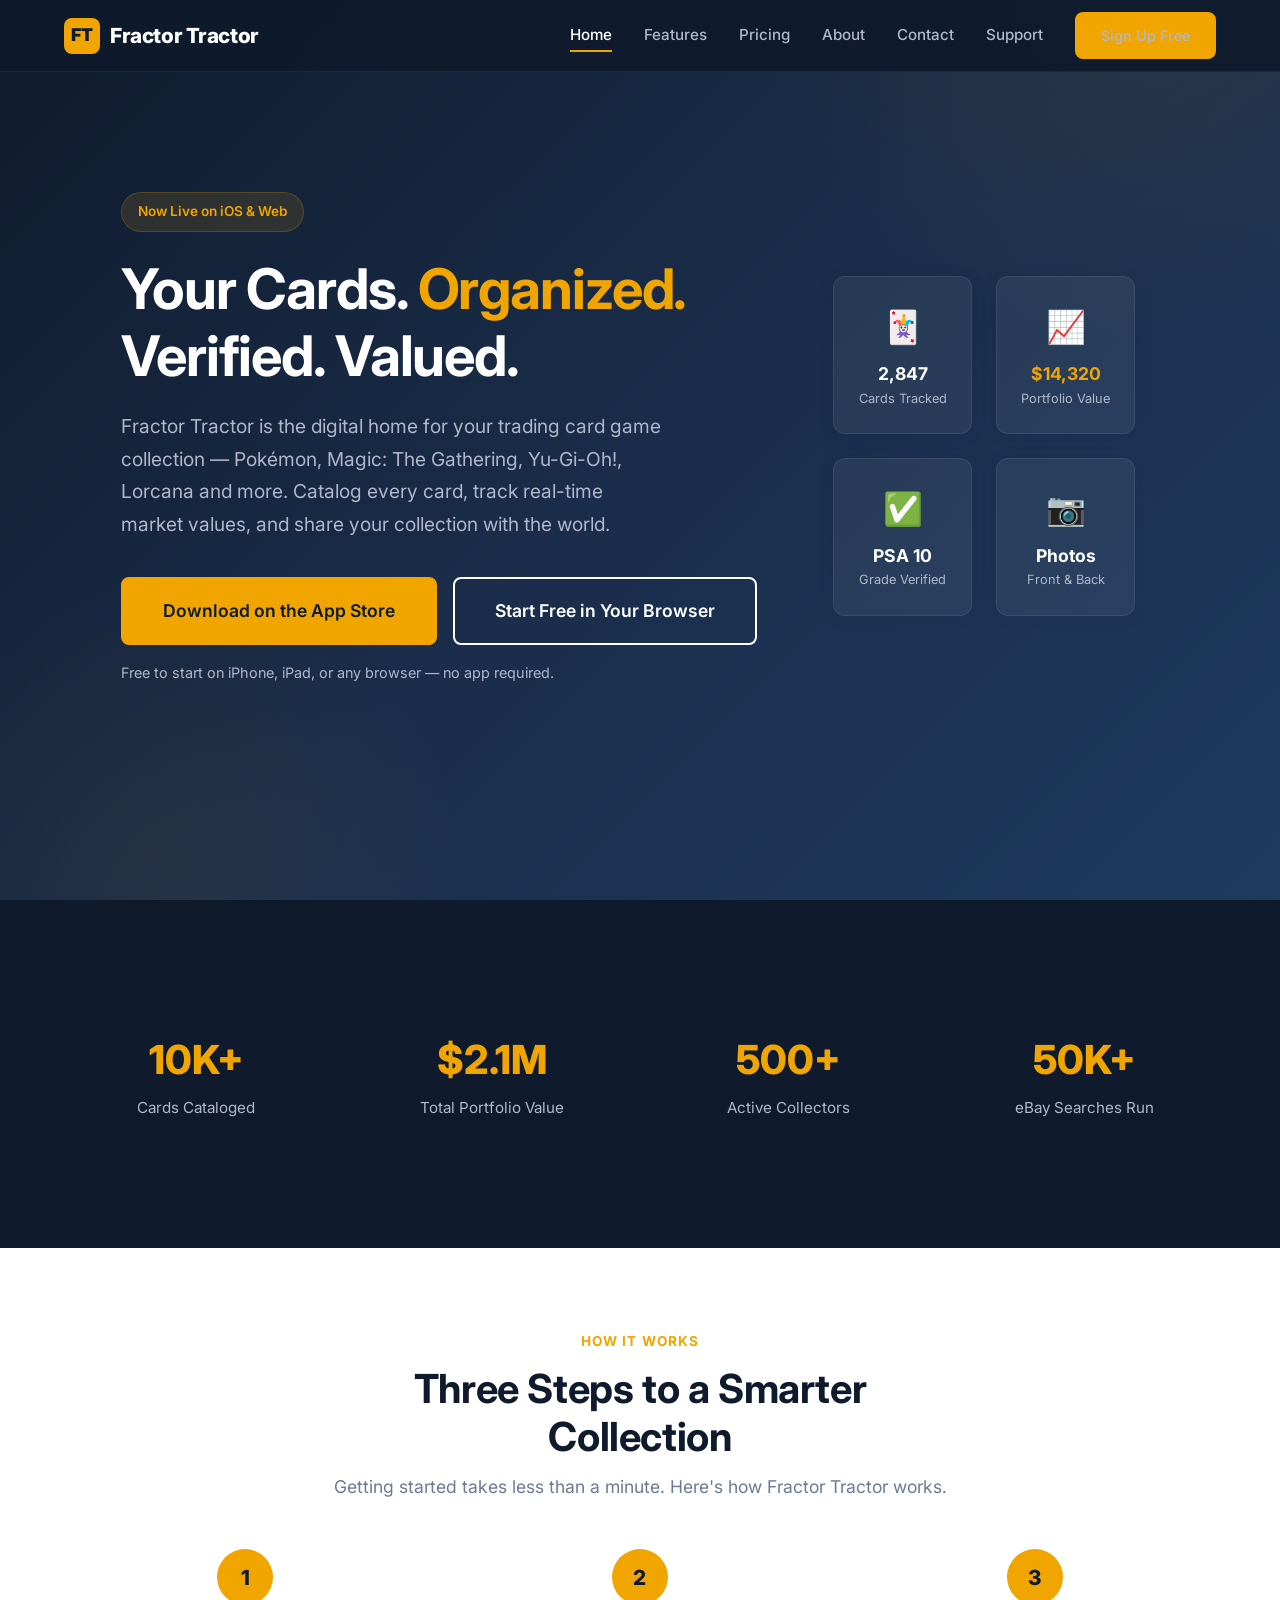
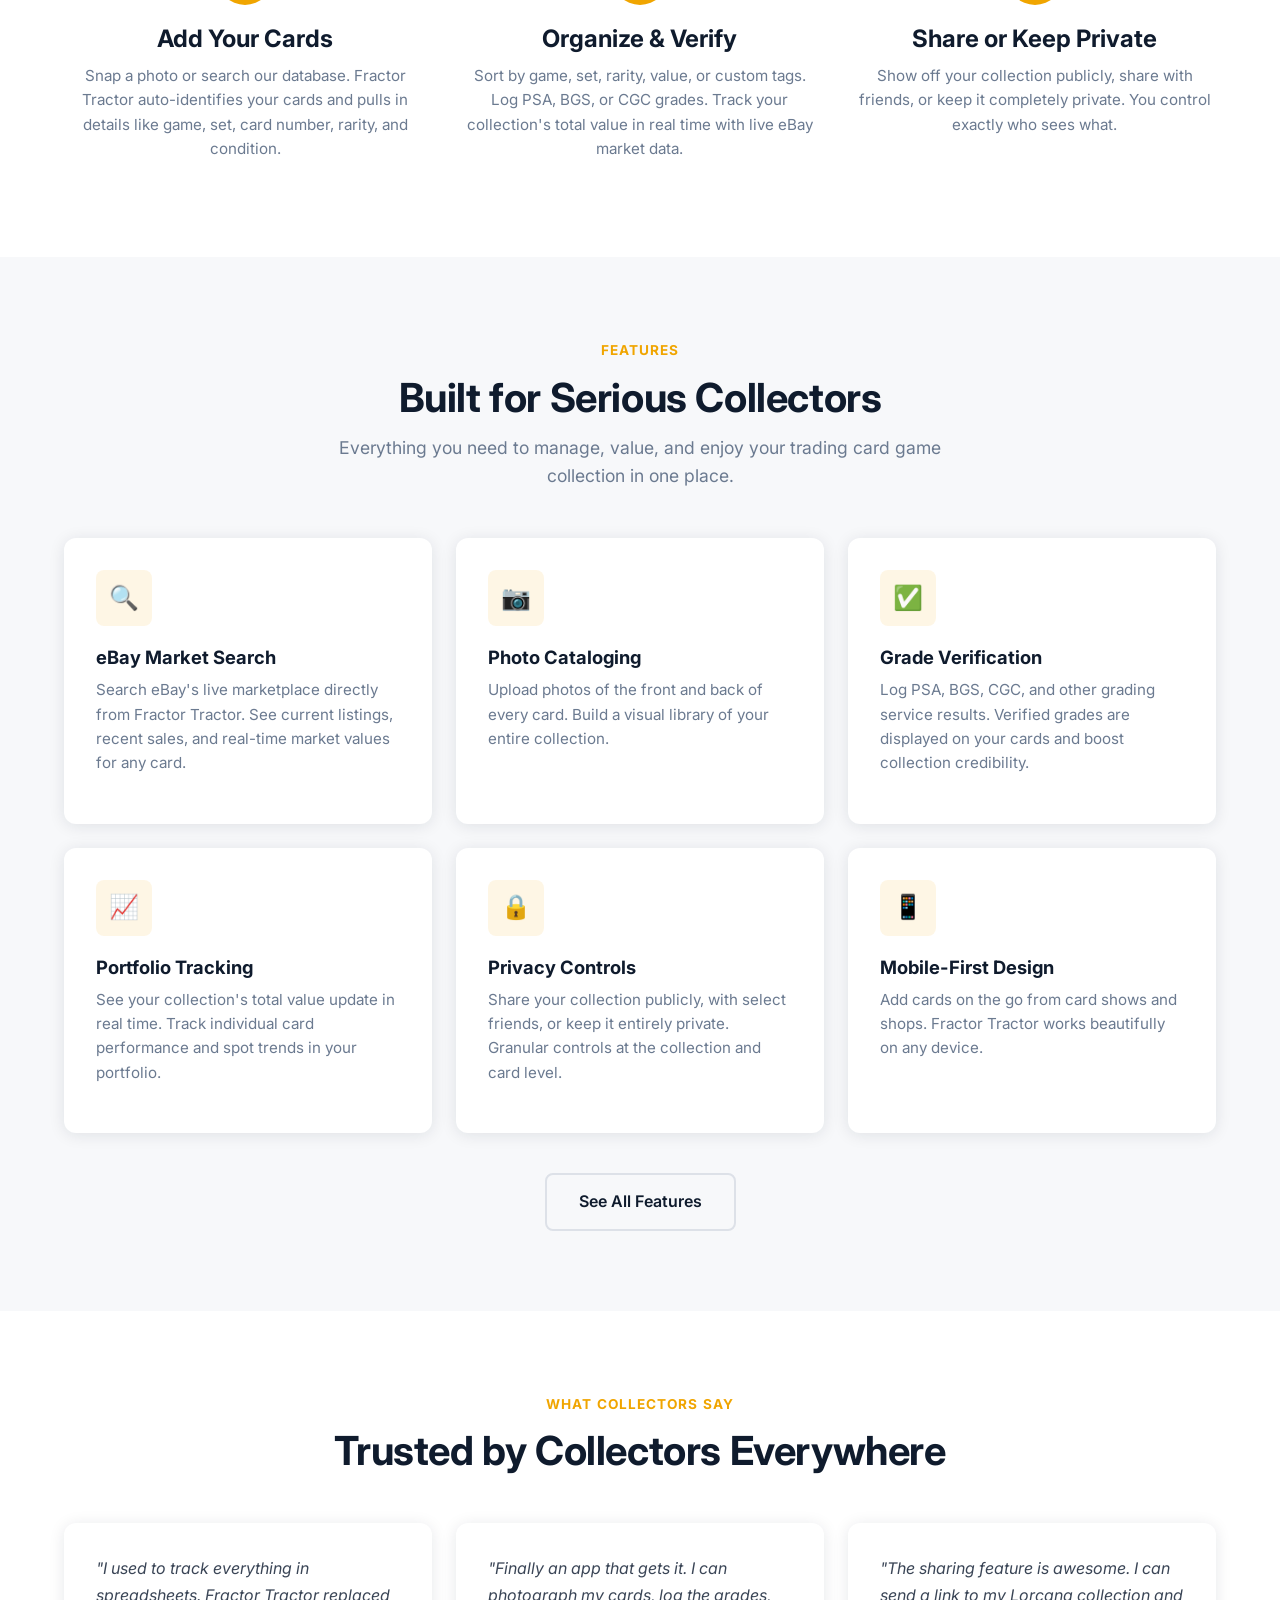
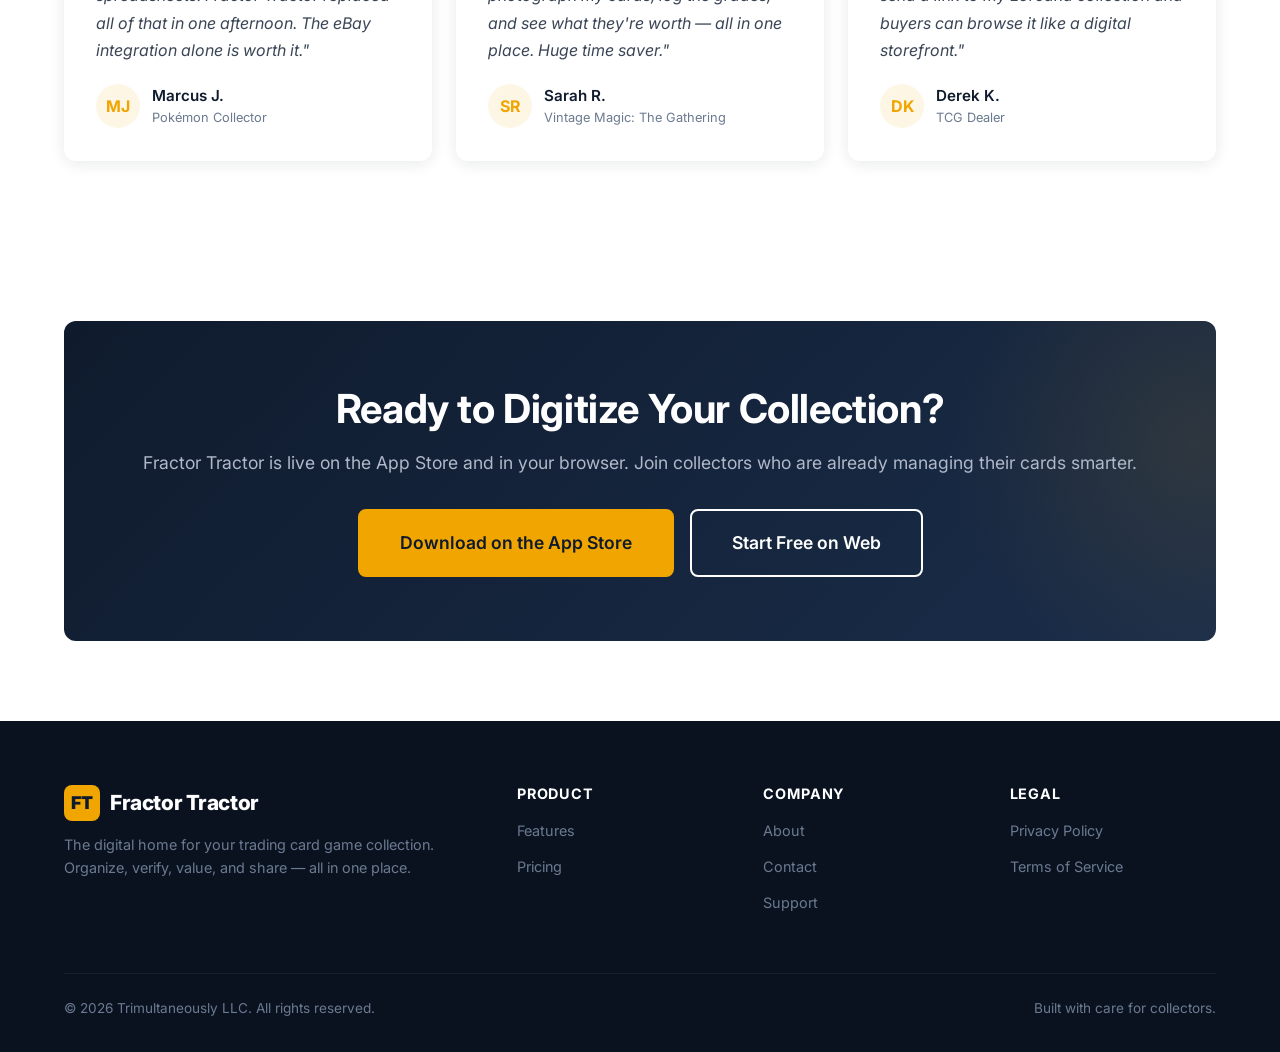
<file: index.html>
<!DOCTYPE html>
<html lang="en">
<head>
  <meta charset="UTF-8">
  <meta name="viewport" content="width=device-width, initial-scale=1.0">
  <title>Fractor Tractor — Your Trading Card Collection, Digitized</title>
  <meta name="description" content="Organize, verify, and share your trading card game collections — Pokémon, Magic, Yu-Gi-Oh!, Lorcana and more. Free on the Apple App Store and in any browser. Track market values, manage your portfolio, and connect with fellow collectors.">
  <link rel="preconnect" href="https://fonts.googleapis.com">
  <link rel="preconnect" href="https://fonts.gstatic.com" crossorigin>
  <link href="https://fonts.googleapis.com/css2?family=Inter:wght@400;500;600;700;800&display=swap" rel="stylesheet">
  <link rel="stylesheet" href="css/style.css">
</head>
<body>

  <!-- Navigation -->
  <nav class="nav">
    <div class="nav__inner">
      <a href="index.html" class="nav__logo">
        <div class="nav__logo-icon">FT</div>
        Fractor Tractor
      </a>
      <div class="nav__links">
        <a href="index.html" class="active">Home</a>
        <a href="features.html">Features</a>
        <a href="pricing.html">Pricing</a>
        <a href="about.html">About</a>
        <a href="contact.html">Contact</a>
        <a href="support.html">Support</a>
        <a href="https://app.fractortractor.com" class="btn btn--primary nav__cta">Sign Up Free</a>
      </div>
      <button class="nav__toggle" aria-label="Toggle menu" aria-expanded="false">
        <span></span><span></span><span></span>
      </button>
    </div>
  </nav>

  <!-- Hero -->
  <section class="hero">
    <div class="container" style="display:flex;align-items:center;gap:48px;">
      <div class="hero__content">
        <div class="hero__badge">Now Live on iOS &amp; Web</div>
        <h1>Your Cards. <span>Organized.</span> Verified. Valued.</h1>
        <p class="hero__subtitle">Fractor Tractor is the digital home for your trading card game collection — Pokémon, Magic: The Gathering, Yu-Gi-Oh!, Lorcana and more. Catalog every card, track real-time market values, and share your collection with the world.</p>
        <div class="hero__buttons">
          <a href="https://apps.apple.com/us/app/fractor-tractor-card-tracker/id6757908612" target="_blank" rel="noopener" class="btn btn--primary btn--large">Download on the App Store</a>
          <a href="https://app.fractortractor.com" class="btn btn--secondary btn--large">Start Free in Your Browser</a>
        </div>
        <p style="margin-top:16px;font-size:0.9rem;color:var(--color-gray-300);">Free to start on iPhone, iPad, or any browser — no app required.</p>
      </div>
      <div class="hero__visual">
        <div class="hero__grid">
          <div class="card" style="background:rgba(255,255,255,0.06);border:1px solid rgba(255,255,255,0.08);text-align:center;padding:24px;">
            <div style="font-size:2rem;margin-bottom:8px;">&#127183;</div>
            <div style="color:var(--color-white);font-weight:700;font-size:1.1rem;">2,847</div>
            <div style="color:var(--color-gray-300);font-size:0.8rem;">Cards Tracked</div>
          </div>
          <div class="card" style="background:rgba(255,255,255,0.06);border:1px solid rgba(255,255,255,0.08);text-align:center;padding:24px;">
            <div style="font-size:2rem;margin-bottom:8px;">&#128200;</div>
            <div style="color:var(--color-accent);font-weight:700;font-size:1.1rem;">$14,320</div>
            <div style="color:var(--color-gray-300);font-size:0.8rem;">Portfolio Value</div>
          </div>
          <div class="card" style="background:rgba(255,255,255,0.06);border:1px solid rgba(255,255,255,0.08);text-align:center;padding:24px;">
            <div style="font-size:2rem;margin-bottom:8px;">&#9989;</div>
            <div style="color:var(--color-white);font-weight:700;font-size:1.1rem;">PSA 10</div>
            <div style="color:var(--color-gray-300);font-size:0.8rem;">Grade Verified</div>
          </div>
          <div class="card" style="background:rgba(255,255,255,0.06);border:1px solid rgba(255,255,255,0.08);text-align:center;padding:24px;">
            <div style="font-size:2rem;margin-bottom:8px;">&#128247;</div>
            <div style="color:var(--color-white);font-weight:700;font-size:1.1rem;">Photos</div>
            <div style="color:var(--color-gray-300);font-size:0.8rem;">Front & Back</div>
          </div>
        </div>
      </div>
    </div>
  </section>

  <!-- Social Proof -->
  <section class="section--dark">
    <div class="container">
      <div class="stats">
        <div>
          <div class="stat__value">10K+</div>
          <div class="stat__label">Cards Cataloged</div>
        </div>
        <div>
          <div class="stat__value">$2.1M</div>
          <div class="stat__label">Total Portfolio Value</div>
        </div>
        <div>
          <div class="stat__value">500+</div>
          <div class="stat__label">Active Collectors</div>
        </div>
        <div>
          <div class="stat__value">50K+</div>
          <div class="stat__label">eBay Searches Run</div>
        </div>
      </div>
    </div>
  </section>

  <!-- How It Works -->
  <section>
    <div class="container">
      <div class="section__header">
        <span class="section__label">How It Works</span>
        <h2>Three Steps to a Smarter Collection</h2>
        <p>Getting started takes less than a minute. Here's how Fractor Tractor works.</p>
      </div>
      <div class="steps">
        <div class="step">
          <div class="step__number">1</div>
          <h3>Add Your Cards</h3>
          <p>Snap a photo or search our database. Fractor Tractor auto-identifies your cards and pulls in details like game, set, card number, rarity, and condition.</p>
        </div>
        <div class="step">
          <div class="step__number">2</div>
          <h3>Organize & Verify</h3>
          <p>Sort by game, set, rarity, value, or custom tags. Log PSA, BGS, or CGC grades. Track your collection's total value in real time with live eBay market data.</p>
        </div>
        <div class="step">
          <div class="step__number">3</div>
          <h3>Share or Keep Private</h3>
          <p>Show off your collection publicly, share with friends, or keep it completely private. You control exactly who sees what.</p>
        </div>
      </div>
    </div>
  </section>

  <!-- Key Features Preview -->
  <section class="section--gray">
    <div class="container">
      <div class="section__header">
        <span class="section__label">Features</span>
        <h2>Built for Serious Collectors</h2>
        <p>Everything you need to manage, value, and enjoy your trading card game collection in one place.</p>
      </div>
      <div class="features-grid">
        <div class="card">
          <div class="card__icon">&#128269;</div>
          <h3 class="card__title">eBay Market Search</h3>
          <p class="card__text">Search eBay's live marketplace directly from Fractor Tractor. See current listings, recent sales, and real-time market values for any card.</p>
        </div>
        <div class="card">
          <div class="card__icon">&#128247;</div>
          <h3 class="card__title">Photo Cataloging</h3>
          <p class="card__text">Upload photos of the front and back of every card. Build a visual library of your entire collection.</p>
        </div>
        <div class="card">
          <div class="card__icon">&#9989;</div>
          <h3 class="card__title">Grade Verification</h3>
          <p class="card__text">Log PSA, BGS, CGC, and other grading service results. Verified grades are displayed on your cards and boost collection credibility.</p>
        </div>
        <div class="card">
          <div class="card__icon">&#128200;</div>
          <h3 class="card__title">Portfolio Tracking</h3>
          <p class="card__text">See your collection's total value update in real time. Track individual card performance and spot trends in your portfolio.</p>
        </div>
        <div class="card">
          <div class="card__icon">&#128274;</div>
          <h3 class="card__title">Privacy Controls</h3>
          <p class="card__text">Share your collection publicly, with select friends, or keep it entirely private. Granular controls at the collection and card level.</p>
        </div>
        <div class="card">
          <div class="card__icon">&#128241;</div>
          <h3 class="card__title">Mobile-First Design</h3>
          <p class="card__text">Add cards on the go from card shows and shops. Fractor Tractor works beautifully on any device.</p>
        </div>
      </div>
      <div style="text-align:center;margin-top:40px;">
        <a href="features.html" class="btn btn--outline">See All Features</a>
      </div>
    </div>
  </section>

  <!-- Testimonials -->
  <section>
    <div class="container">
      <div class="section__header">
        <span class="section__label">What Collectors Say</span>
        <h2>Trusted by Collectors Everywhere</h2>
      </div>
      <div class="testimonials-grid">
        <div class="testimonial">
          <p class="testimonial__text">"I used to track everything in spreadsheets. Fractor Tractor replaced all of that in one afternoon. The eBay integration alone is worth it."</p>
          <div class="testimonial__author">
            <div class="testimonial__avatar">MJ</div>
            <div>
              <div class="testimonial__name">Marcus J.</div>
              <div class="testimonial__role">Pokémon Collector</div>
            </div>
          </div>
        </div>
        <div class="testimonial">
          <p class="testimonial__text">"Finally an app that gets it. I can photograph my cards, log the grades, and see what they're worth — all in one place. Huge time saver."</p>
          <div class="testimonial__author">
            <div class="testimonial__avatar">SR</div>
            <div>
              <div class="testimonial__name">Sarah R.</div>
              <div class="testimonial__role">Vintage Magic: The Gathering</div>
            </div>
          </div>
        </div>
        <div class="testimonial">
          <p class="testimonial__text">"The sharing feature is awesome. I can send a link to my Lorcana collection and buyers can browse it like a digital storefront."</p>
          <div class="testimonial__author">
            <div class="testimonial__avatar">DK</div>
            <div>
              <div class="testimonial__name">Derek K.</div>
              <div class="testimonial__role">TCG Dealer</div>
            </div>
          </div>
        </div>
      </div>
    </div>
  </section>

  <!-- CTA -->
  <section>
    <div class="container">
      <div class="cta-banner">
        <h2>Ready to Digitize Your Collection?</h2>
        <p>Fractor Tractor is live on the App Store and in your browser. Join collectors who are already managing their cards smarter.</p>
        <div class="cta-banner__actions">
          <a href="https://apps.apple.com/us/app/fractor-tractor-card-tracker/id6757908612" target="_blank" rel="noopener" class="btn btn--primary btn--large">Download on the App Store</a>
          <a href="https://app.fractortractor.com" class="btn btn--secondary btn--large">Start Free on Web</a>
        </div>
      </div>
    </div>
  </section>

  <!-- Footer -->
  <footer class="footer">
    <div class="container">
      <div class="footer__grid">
        <div class="footer__brand">
          <div class="nav__logo" style="margin-bottom:4px;">
            <div class="nav__logo-icon">FT</div>
            Fractor Tractor
          </div>
          <p>The digital home for your trading card game collection. Organize, verify, value, and share — all in one place.</p>
        </div>
        <div>
          <h4>Product</h4>
          <ul class="footer__links">
            <li><a href="features.html">Features</a></li>
            <li><a href="pricing.html">Pricing</a></li>
          </ul>
        </div>
        <div>
          <h4>Company</h4>
          <ul class="footer__links">
            <li><a href="about.html">About</a></li>
            <li><a href="contact.html">Contact</a></li>
            <li><a href="support.html">Support</a></li>
          </ul>
        </div>
        <div>
          <h4>Legal</h4>
          <ul class="footer__links">
            <li><a href="privacy.html">Privacy Policy</a></li>
            <li><a href="terms.html">Terms of Service</a></li>
          </ul>
        </div>
      </div>
      <div class="footer__bottom">
        <span>&copy; 2026 Trimultaneously LLC. All rights reserved.</span>
        <span>Built with care for collectors.</span>
      </div>
    </div>
  </footer>

  <script src="js/main.js"></script>
</body>
</html>
</file>
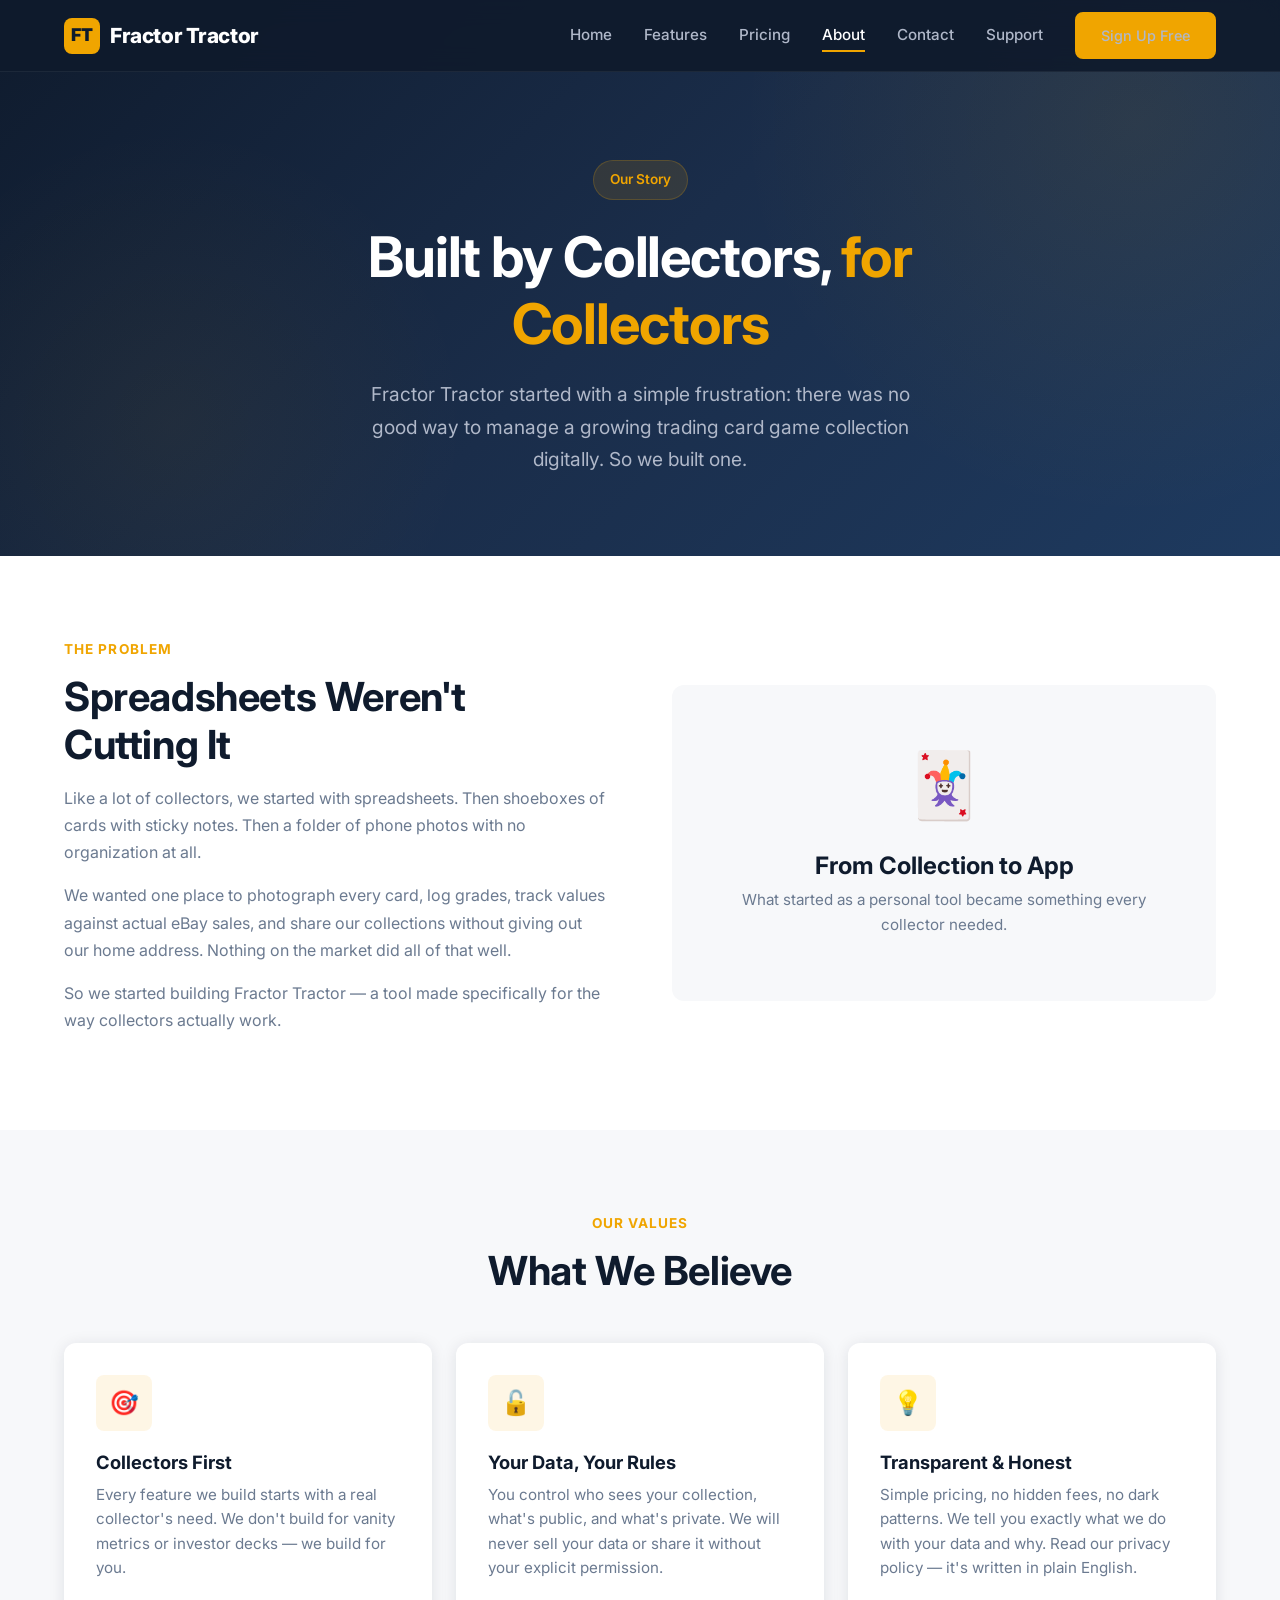
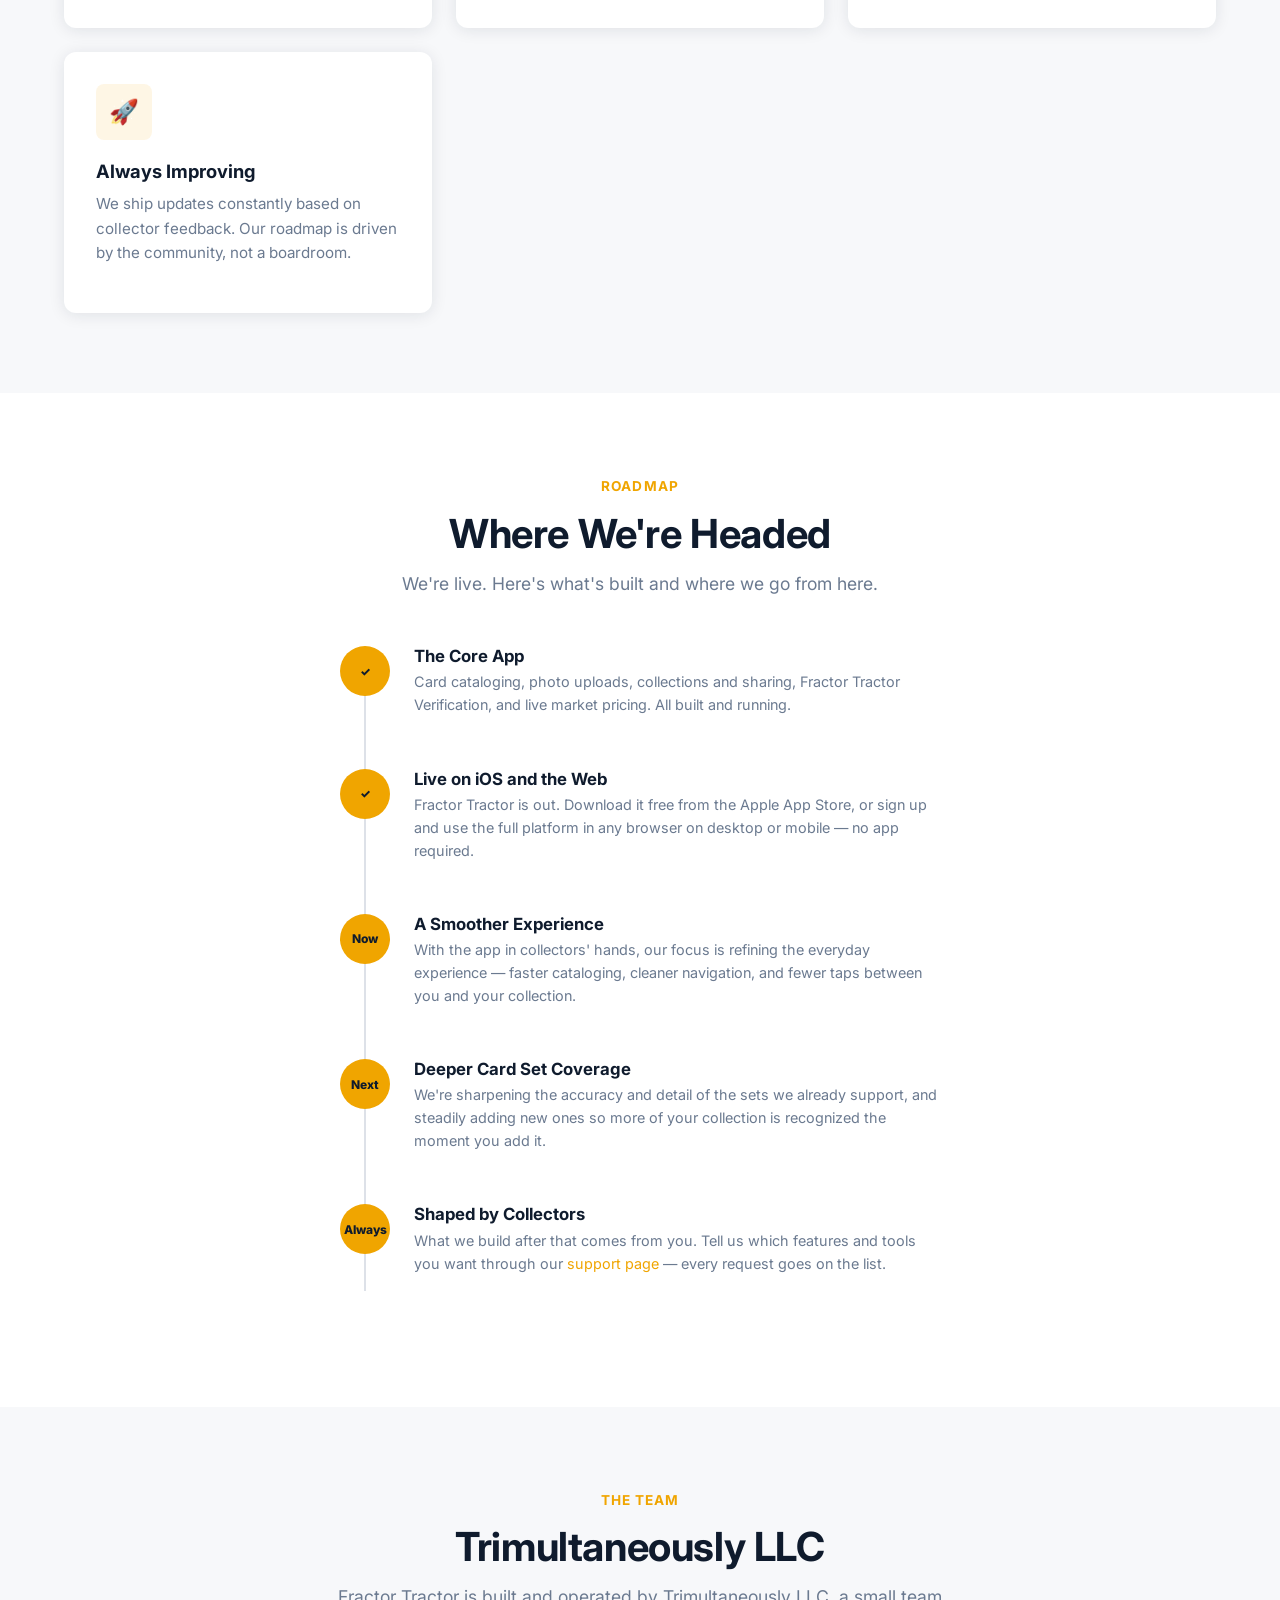
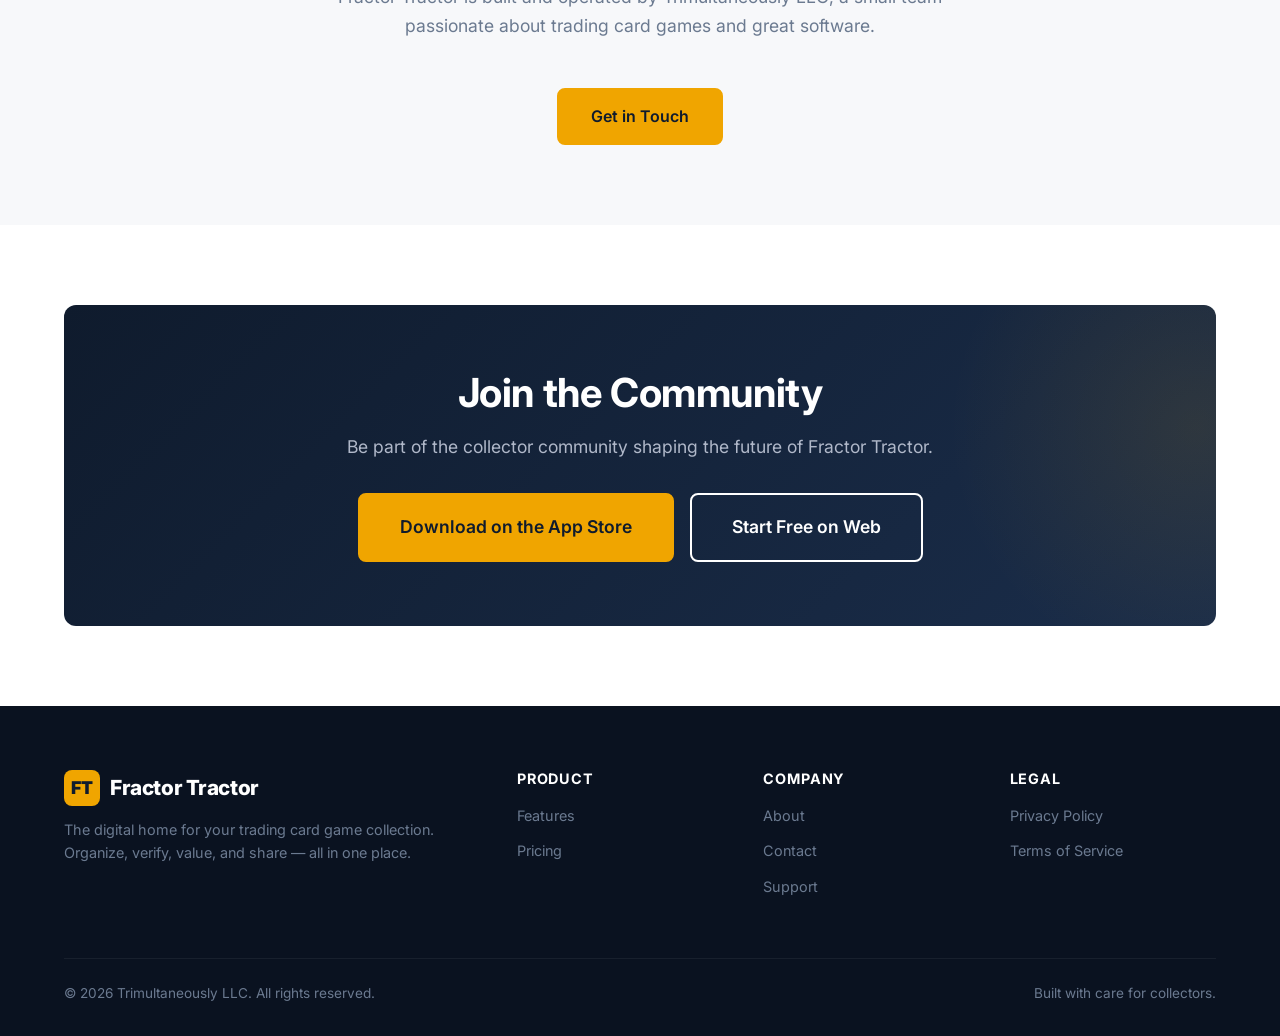
<file: about.html>
<!DOCTYPE html>
<html lang="en">
<head>
  <meta charset="UTF-8">
  <meta name="viewport" content="width=device-width, initial-scale=1.0">
  <title>About — Fractor Tractor</title>
  <meta name="description" content="Learn about Fractor Tractor and the team behind the best digital collection management app for trading card game collectors.">
  <link rel="preconnect" href="https://fonts.googleapis.com">
  <link rel="preconnect" href="https://fonts.gstatic.com" crossorigin>
  <link href="https://fonts.googleapis.com/css2?family=Inter:wght@400;500;600;700;800&display=swap" rel="stylesheet">
  <link rel="stylesheet" href="css/style.css">
  <style>
    .about-story { display: grid; grid-template-columns: 1fr 1fr; gap: 64px; align-items: center; }
    .about-values { display: grid; grid-template-columns: repeat(auto-fit, minmax(280px, 1fr)); gap: 24px; }
    .timeline { max-width: 600px; margin: 0 auto; position: relative; }
    .timeline::before {
      content: '';
      position: absolute;
      left: 24px;
      top: 0;
      bottom: 0;
      width: 2px;
      background: var(--color-gray-200);
    }
    .timeline__item {
      display: flex;
      gap: 24px;
      margin-bottom: 36px;
      position: relative;
    }
    .timeline__dot {
      width: 50px;
      height: 50px;
      border-radius: 50%;
      background: var(--color-accent);
      display: flex;
      align-items: center;
      justify-content: center;
      font-weight: 800;
      color: var(--color-primary);
      font-size: 0.75rem;
      flex-shrink: 0;
      z-index: 1;
    }
    .timeline__content h3 { margin-bottom: 4px; font-size: 1.05rem; }
    .timeline__content p { color: var(--color-gray-500); font-size: 0.9rem; }
    @media (max-width: 768px) {
      .about-story { grid-template-columns: 1fr; }
    }
  </style>
</head>
<body>

  <!-- Navigation -->
  <nav class="nav">
    <div class="nav__inner">
      <a href="index.html" class="nav__logo">
        <div class="nav__logo-icon">FT</div>
        Fractor Tractor
      </a>
      <div class="nav__links">
        <a href="index.html">Home</a>
        <a href="features.html">Features</a>
        <a href="pricing.html">Pricing</a>
        <a href="about.html">About</a>
        <a href="contact.html">Contact</a>
        <a href="support.html">Support</a>
        <a href="https://app.fractortractor.com" class="btn btn--primary nav__cta">Sign Up Free</a>
      </div>
      <button class="nav__toggle" aria-label="Toggle menu" aria-expanded="false">
        <span></span><span></span><span></span>
      </button>
    </div>
  </nav>

  <!-- Page Header -->
  <section class="hero" style="min-height:auto;padding:160px 0 80px;">
    <div class="container" style="text-align:center;">
      <div class="hero__content" style="max-width:640px;margin:0 auto;">
        <span class="hero__badge">Our Story</span>
        <h1 style="color:var(--color-white);">Built by Collectors, <span>for Collectors</span></h1>
        <p class="hero__subtitle" style="margin:16px auto 0;">Fractor Tractor started with a simple frustration: there was no good way to manage a growing trading card game collection digitally. So we built one.</p>
      </div>
    </div>
  </section>

  <!-- Origin Story -->
  <section>
    <div class="container">
      <div class="about-story">
        <div>
          <span class="section__label">The Problem</span>
          <h2>Spreadsheets Weren't Cutting It</h2>
          <p style="margin-top:16px;color:var(--color-gray-500);line-height:1.7;">Like a lot of collectors, we started with spreadsheets. Then shoeboxes of cards with sticky notes. Then a folder of phone photos with no organization at all.</p>
          <p style="color:var(--color-gray-500);line-height:1.7;">We wanted one place to photograph every card, log grades, track values against actual eBay sales, and share our collections without giving out our home address. Nothing on the market did all of that well.</p>
          <p style="color:var(--color-gray-500);line-height:1.7;">So we started building Fractor Tractor — a tool made specifically for the way collectors actually work.</p>
        </div>
        <div style="background:var(--color-off-white);border-radius:var(--radius);padding:48px;text-align:center;">
          <div style="font-size:4rem;margin-bottom:16px;">&#127183;</div>
          <h3 style="margin-bottom:8px;">From Collection to App</h3>
          <p style="color:var(--color-gray-500);font-size:0.95rem;">What started as a personal tool became something every collector needed.</p>
        </div>
      </div>
    </div>
  </section>

  <!-- Values -->
  <section class="section--gray">
    <div class="container">
      <div class="section__header">
        <span class="section__label">Our Values</span>
        <h2>What We Believe</h2>
      </div>
      <div class="about-values">
        <div class="card">
          <div class="card__icon">&#127919;</div>
          <h3 class="card__title">Collectors First</h3>
          <p class="card__text">Every feature we build starts with a real collector's need. We don't build for vanity metrics or investor decks — we build for you.</p>
        </div>
        <div class="card">
          <div class="card__icon">&#128275;</div>
          <h3 class="card__title">Your Data, Your Rules</h3>
          <p class="card__text">You control who sees your collection, what's public, and what's private. We will never sell your data or share it without your explicit permission.</p>
        </div>
        <div class="card">
          <div class="card__icon">&#128161;</div>
          <h3 class="card__title">Transparent & Honest</h3>
          <p class="card__text">Simple pricing, no hidden fees, no dark patterns. We tell you exactly what we do with your data and why. Read our privacy policy — it's written in plain English.</p>
        </div>
        <div class="card">
          <div class="card__icon">&#128640;</div>
          <h3 class="card__title">Always Improving</h3>
          <p class="card__text">We ship updates constantly based on collector feedback. Our roadmap is driven by the community, not a boardroom.</p>
        </div>
      </div>
    </div>
  </section>

  <!-- Roadmap / Timeline -->
  <section>
    <div class="container">
      <div class="section__header">
        <span class="section__label">Roadmap</span>
        <h2>Where We're Headed</h2>
        <p>We're live. Here's what's built and where we go from here.</p>
      </div>
      <div class="timeline">
        <div class="timeline__item">
          <div class="timeline__dot">&#10003;</div>
          <div class="timeline__content">
            <h3>The Core App</h3>
            <p>Card cataloging, photo uploads, collections and sharing, Fractor Tractor Verification, and live market pricing. All built and running.</p>
          </div>
        </div>
        <div class="timeline__item">
          <div class="timeline__dot">&#10003;</div>
          <div class="timeline__content">
            <h3>Live on iOS and the Web</h3>
            <p>Fractor Tractor is out. Download it free from the Apple App Store, or sign up and use the full platform in any browser on desktop or mobile — no app required.</p>
          </div>
        </div>
        <div class="timeline__item">
          <div class="timeline__dot">Now</div>
          <div class="timeline__content">
            <h3>A Smoother Experience</h3>
            <p>With the app in collectors' hands, our focus is refining the everyday experience — faster cataloging, cleaner navigation, and fewer taps between you and your collection.</p>
          </div>
        </div>
        <div class="timeline__item">
          <div class="timeline__dot">Next</div>
          <div class="timeline__content">
            <h3>Deeper Card Set Coverage</h3>
            <p>We're sharpening the accuracy and detail of the sets we already support, and steadily adding new ones so more of your collection is recognized the moment you add it.</p>
          </div>
        </div>
        <div class="timeline__item">
          <div class="timeline__dot">Always</div>
          <div class="timeline__content">
            <h3>Shaped by Collectors</h3>
            <p>What we build after that comes from you. Tell us which features and tools you want through our <a href="support.html" style="color:var(--color-accent);">support page</a> — every request goes on the list.</p>
          </div>
        </div>
      </div>
    </div>
  </section>

  <!-- Team / Company -->
  <section class="section--gray">
    <div class="container">
      <div class="section__header">
        <span class="section__label">The Team</span>
        <h2>Trimultaneously LLC</h2>
        <p>Fractor Tractor is built and operated by Trimultaneously LLC, a small team passionate about trading card games and great software.</p>
      </div>
      <div style="text-align:center;">
        <a href="contact.html" class="btn btn--primary">Get in Touch</a>
      </div>
    </div>
  </section>

  <!-- CTA -->
  <section>
    <div class="container">
      <div class="cta-banner">
        <h2>Join the Community</h2>
        <p>Be part of the collector community shaping the future of Fractor Tractor.</p>
        <div class="cta-banner__actions">
          <a href="https://apps.apple.com/us/app/fractor-tractor-card-tracker/id6757908612" target="_blank" rel="noopener" class="btn btn--primary btn--large">Download on the App Store</a>
          <a href="https://app.fractortractor.com" class="btn btn--secondary btn--large">Start Free on Web</a>
        </div>
      </div>
    </div>
  </section>

  <!-- Footer -->
  <footer class="footer">
    <div class="container">
      <div class="footer__grid">
        <div class="footer__brand">
          <div class="nav__logo" style="margin-bottom:4px;">
            <div class="nav__logo-icon">FT</div>
            Fractor Tractor
          </div>
          <p>The digital home for your trading card game collection. Organize, verify, value, and share — all in one place.</p>
        </div>
        <div>
          <h4>Product</h4>
          <ul class="footer__links">
            <li><a href="features.html">Features</a></li>
            <li><a href="pricing.html">Pricing</a></li>
          </ul>
        </div>
        <div>
          <h4>Company</h4>
          <ul class="footer__links">
            <li><a href="about.html">About</a></li>
            <li><a href="contact.html">Contact</a></li>
            <li><a href="support.html">Support</a></li>
          </ul>
        </div>
        <div>
          <h4>Legal</h4>
          <ul class="footer__links">
            <li><a href="privacy.html">Privacy Policy</a></li>
            <li><a href="terms.html">Terms of Service</a></li>
          </ul>
        </div>
      </div>
      <div class="footer__bottom">
        <span>&copy; 2026 Trimultaneously LLC. All rights reserved.</span>
        <span>Built with care for collectors.</span>
      </div>
    </div>
  </footer>

  <script src="js/main.js"></script>
</body>
</html>
</file>
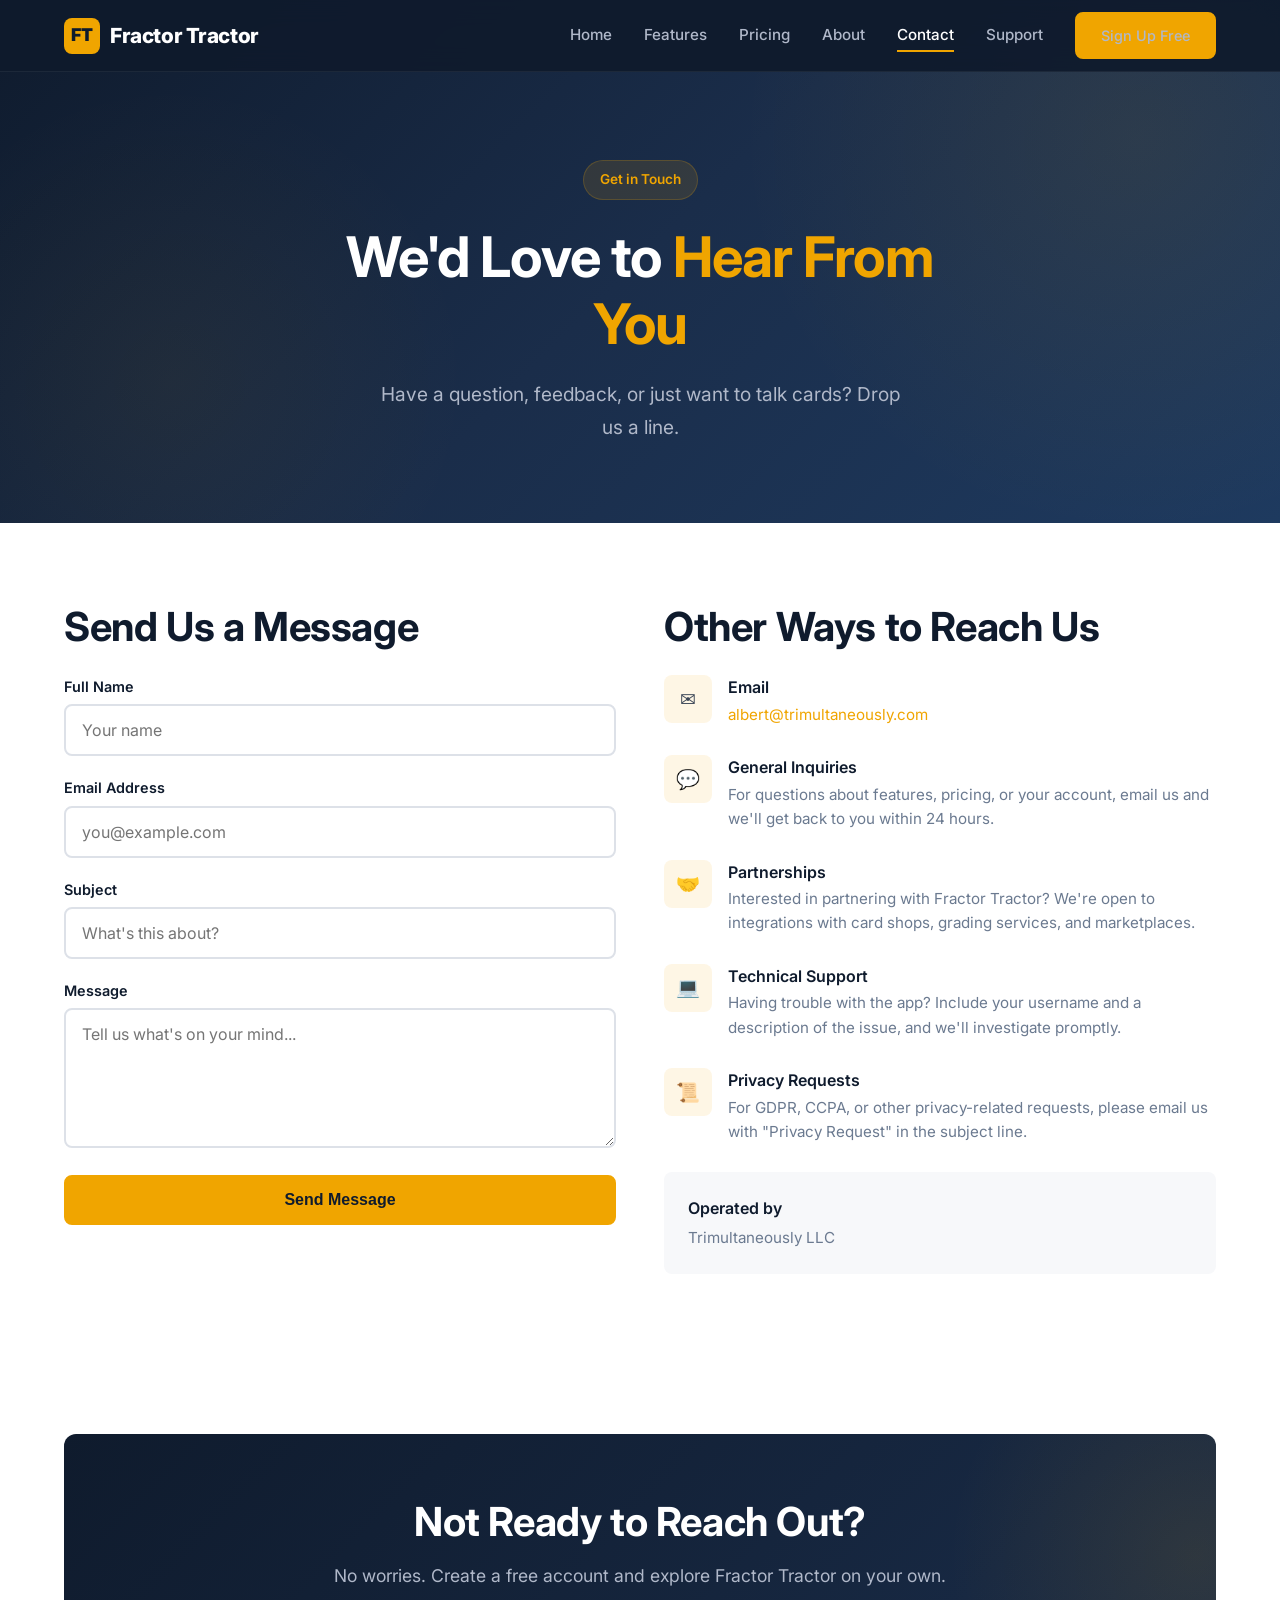
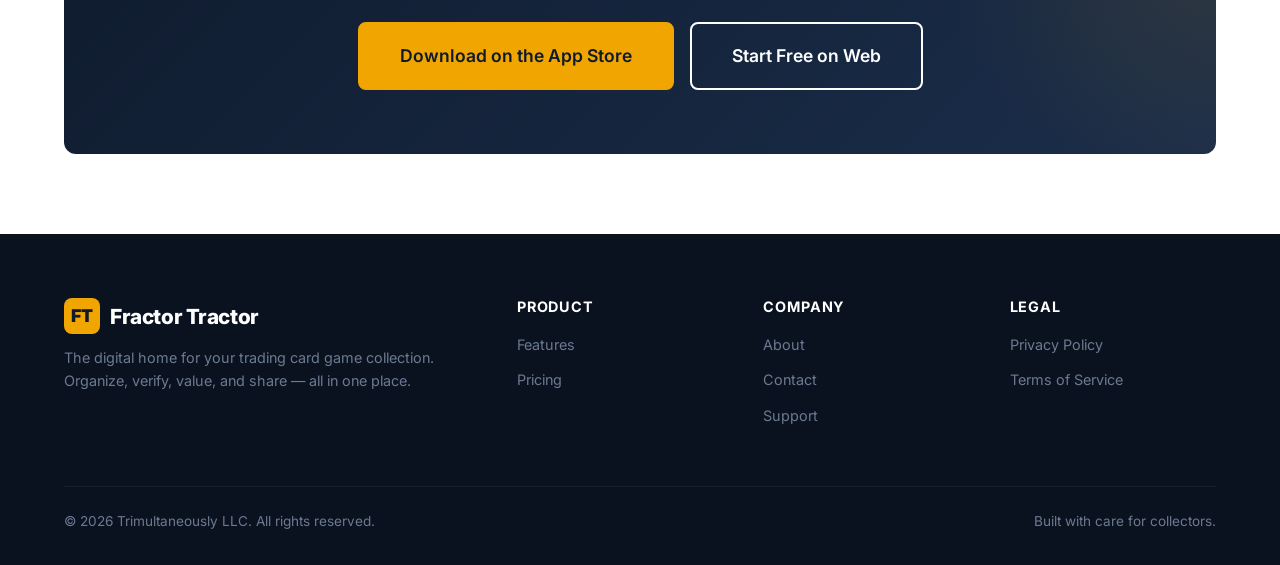
<file: contact.html>
<!DOCTYPE html>
<html lang="en">
<head>
  <meta charset="UTF-8">
  <meta name="viewport" content="width=device-width, initial-scale=1.0">
  <title>Contact — Fractor Tractor</title>
  <meta name="description" content="Get in touch with the Fractor Tractor team. Questions, feedback, or partnership inquiries — we'd love to hear from you.">
  <link rel="preconnect" href="https://fonts.googleapis.com">
  <link rel="preconnect" href="https://fonts.gstatic.com" crossorigin>
  <link href="https://fonts.googleapis.com/css2?family=Inter:wght@400;500;600;700;800&display=swap" rel="stylesheet">
  <link rel="stylesheet" href="css/style.css">
</head>
<body>

  <!-- Navigation -->
  <nav class="nav">
    <div class="nav__inner">
      <a href="index.html" class="nav__logo">
        <div class="nav__logo-icon">FT</div>
        Fractor Tractor
      </a>
      <div class="nav__links">
        <a href="index.html">Home</a>
        <a href="features.html">Features</a>
        <a href="pricing.html">Pricing</a>
        <a href="about.html">About</a>
        <a href="contact.html">Contact</a>
        <a href="support.html">Support</a>
        <a href="https://app.fractortractor.com" class="btn btn--primary nav__cta">Sign Up Free</a>
      </div>
      <button class="nav__toggle" aria-label="Toggle menu" aria-expanded="false">
        <span></span><span></span><span></span>
      </button>
    </div>
  </nav>

  <!-- Page Header -->
  <section class="hero" style="min-height:auto;padding:160px 0 80px;">
    <div class="container" style="text-align:center;">
      <div class="hero__content" style="max-width:640px;margin:0 auto;">
        <span class="hero__badge">Get in Touch</span>
        <h1 style="color:var(--color-white);">We'd Love to <span>Hear From You</span></h1>
        <p class="hero__subtitle" style="margin:16px auto 0;">Have a question, feedback, or just want to talk cards? Drop us a line.</p>
      </div>
    </div>
  </section>

  <!-- Contact -->
  <section>
    <div class="container">
      <div class="contact-grid">
        <!-- Form -->
        <div>
          <h2 style="margin-bottom:24px;">Send Us a Message</h2>
          <form id="contactForm">
            <div class="form__group">
              <label class="form__label" for="name">Full Name</label>
              <input class="form__input" type="text" id="name" name="name" placeholder="Your name" required>
            </div>
            <div class="form__group">
              <label class="form__label" for="email">Email Address</label>
              <input class="form__input" type="email" id="email" name="email" placeholder="you@example.com" required>
            </div>
            <div class="form__group">
              <label class="form__label" for="subject">Subject</label>
              <input class="form__input" type="text" id="subject" name="subject" placeholder="What's this about?" required>
            </div>
            <div class="form__group">
              <label class="form__label" for="message">Message</label>
              <textarea class="form__textarea" id="message" name="message" placeholder="Tell us what's on your mind..." required></textarea>
            </div>
            <button type="submit" class="btn btn--primary" style="width:100%;">Send Message</button>
          </form>
        </div>

        <!-- Contact Info -->
        <div>
          <h2 style="margin-bottom:24px;">Other Ways to Reach Us</h2>

          <div class="contact-info__item">
            <div class="contact-info__icon">&#9993;</div>
            <div>
              <div class="contact-info__label">Email</div>
              <div class="contact-info__value"><a href="mailto:albert@trimultaneously.com" style="color:var(--color-accent);">albert@trimultaneously.com</a></div>
            </div>
          </div>

          <div class="contact-info__item">
            <div class="contact-info__icon">&#128172;</div>
            <div>
              <div class="contact-info__label">General Inquiries</div>
              <div class="contact-info__value">For questions about features, pricing, or your account, email us and we'll get back to you within 24 hours.</div>
            </div>
          </div>

          <div class="contact-info__item">
            <div class="contact-info__icon">&#129309;</div>
            <div>
              <div class="contact-info__label">Partnerships</div>
              <div class="contact-info__value">Interested in partnering with Fractor Tractor? We're open to integrations with card shops, grading services, and marketplaces.</div>
            </div>
          </div>

          <div class="contact-info__item">
            <div class="contact-info__icon">&#128187;</div>
            <div>
              <div class="contact-info__label">Technical Support</div>
              <div class="contact-info__value">Having trouble with the app? Include your username and a description of the issue, and we'll investigate promptly.</div>
            </div>
          </div>

          <div class="contact-info__item">
            <div class="contact-info__icon">&#128220;</div>
            <div>
              <div class="contact-info__label">Privacy Requests</div>
              <div class="contact-info__value">For GDPR, CCPA, or other privacy-related requests, please email us with "Privacy Request" in the subject line.</div>
            </div>
          </div>

          <div style="background:var(--color-off-white);border-radius:var(--radius-sm);padding:24px;margin-top:16px;">
            <p style="font-weight:600;color:var(--color-primary);margin-bottom:4px;">Operated by</p>
            <p style="color:var(--color-gray-500);margin:0;font-size:0.95rem;">Trimultaneously LLC</p>
          </div>
        </div>
      </div>
    </div>
  </section>

  <!-- CTA -->
  <section>
    <div class="container">
      <div class="cta-banner">
        <h2>Not Ready to Reach Out?</h2>
        <p>No worries. Create a free account and explore Fractor Tractor on your own.</p>
        <div class="cta-banner__actions">
          <a href="https://apps.apple.com/us/app/fractor-tractor-card-tracker/id6757908612" target="_blank" rel="noopener" class="btn btn--primary btn--large">Download on the App Store</a>
          <a href="https://app.fractortractor.com" class="btn btn--secondary btn--large">Start Free on Web</a>
        </div>
      </div>
    </div>
  </section>

  <!-- Footer -->
  <footer class="footer">
    <div class="container">
      <div class="footer__grid">
        <div class="footer__brand">
          <div class="nav__logo" style="margin-bottom:4px;">
            <div class="nav__logo-icon">FT</div>
            Fractor Tractor
          </div>
          <p>The digital home for your trading card game collection. Organize, verify, value, and share — all in one place.</p>
        </div>
        <div>
          <h4>Product</h4>
          <ul class="footer__links">
            <li><a href="features.html">Features</a></li>
            <li><a href="pricing.html">Pricing</a></li>
          </ul>
        </div>
        <div>
          <h4>Company</h4>
          <ul class="footer__links">
            <li><a href="about.html">About</a></li>
            <li><a href="contact.html">Contact</a></li>
            <li><a href="support.html">Support</a></li>
          </ul>
        </div>
        <div>
          <h4>Legal</h4>
          <ul class="footer__links">
            <li><a href="privacy.html">Privacy Policy</a></li>
            <li><a href="terms.html">Terms of Service</a></li>
          </ul>
        </div>
      </div>
      <div class="footer__bottom">
        <span>&copy; 2026 Trimultaneously LLC. All rights reserved.</span>
        <span>Built with care for collectors.</span>
      </div>
    </div>
  </footer>

  <script src="js/main.js"></script>
</body>
</html>
</file>
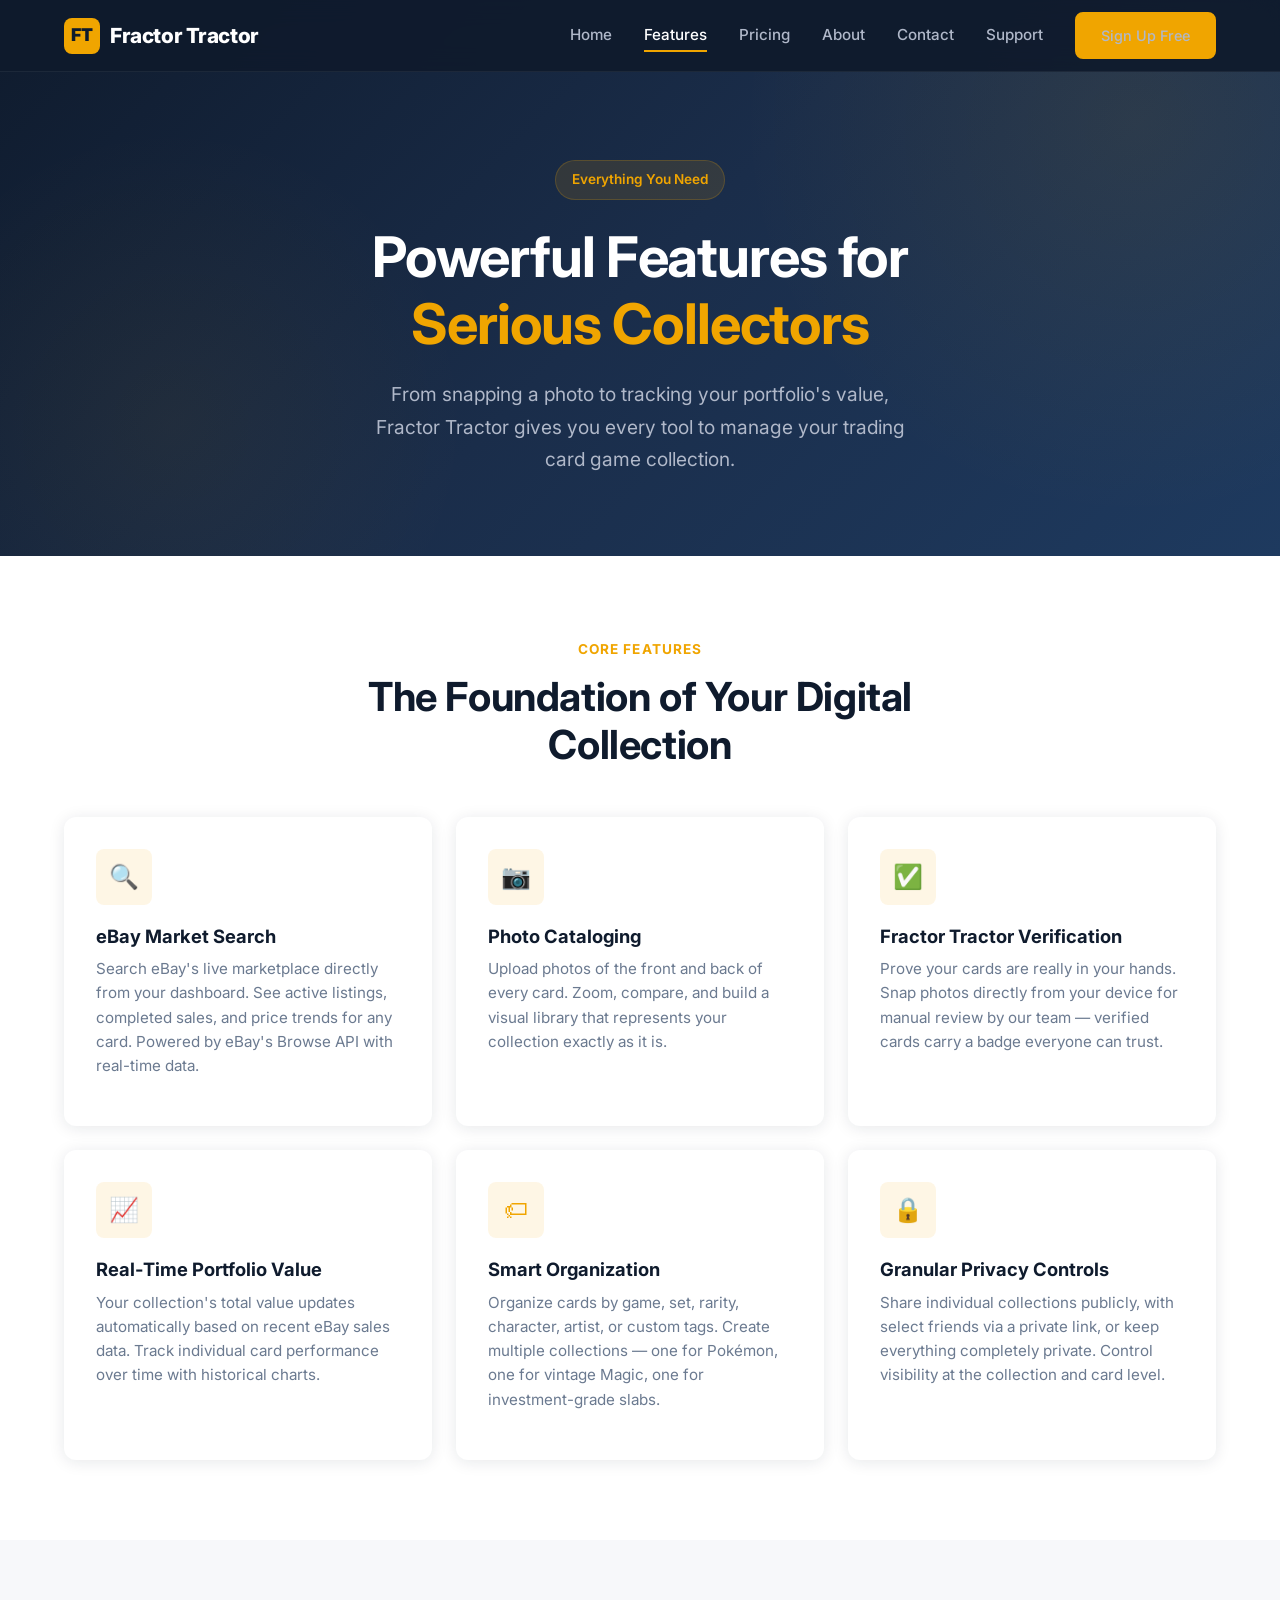
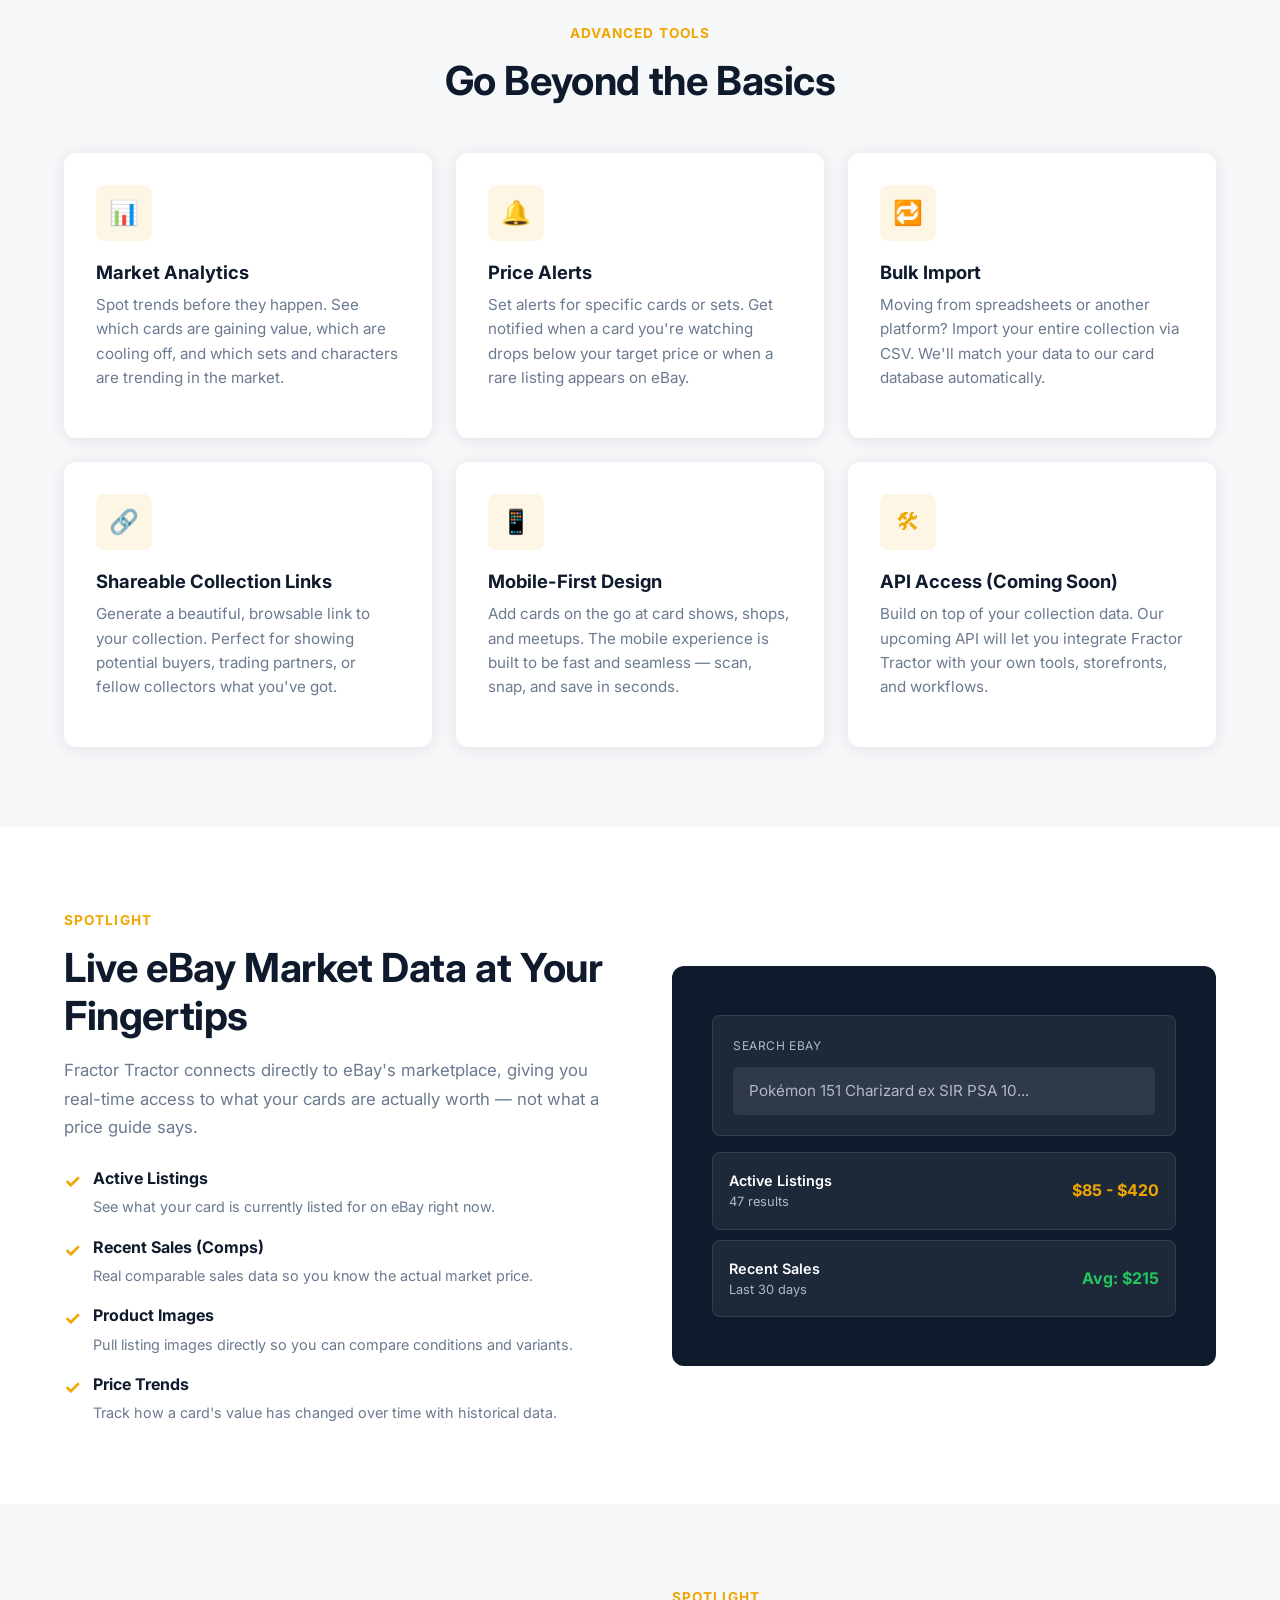
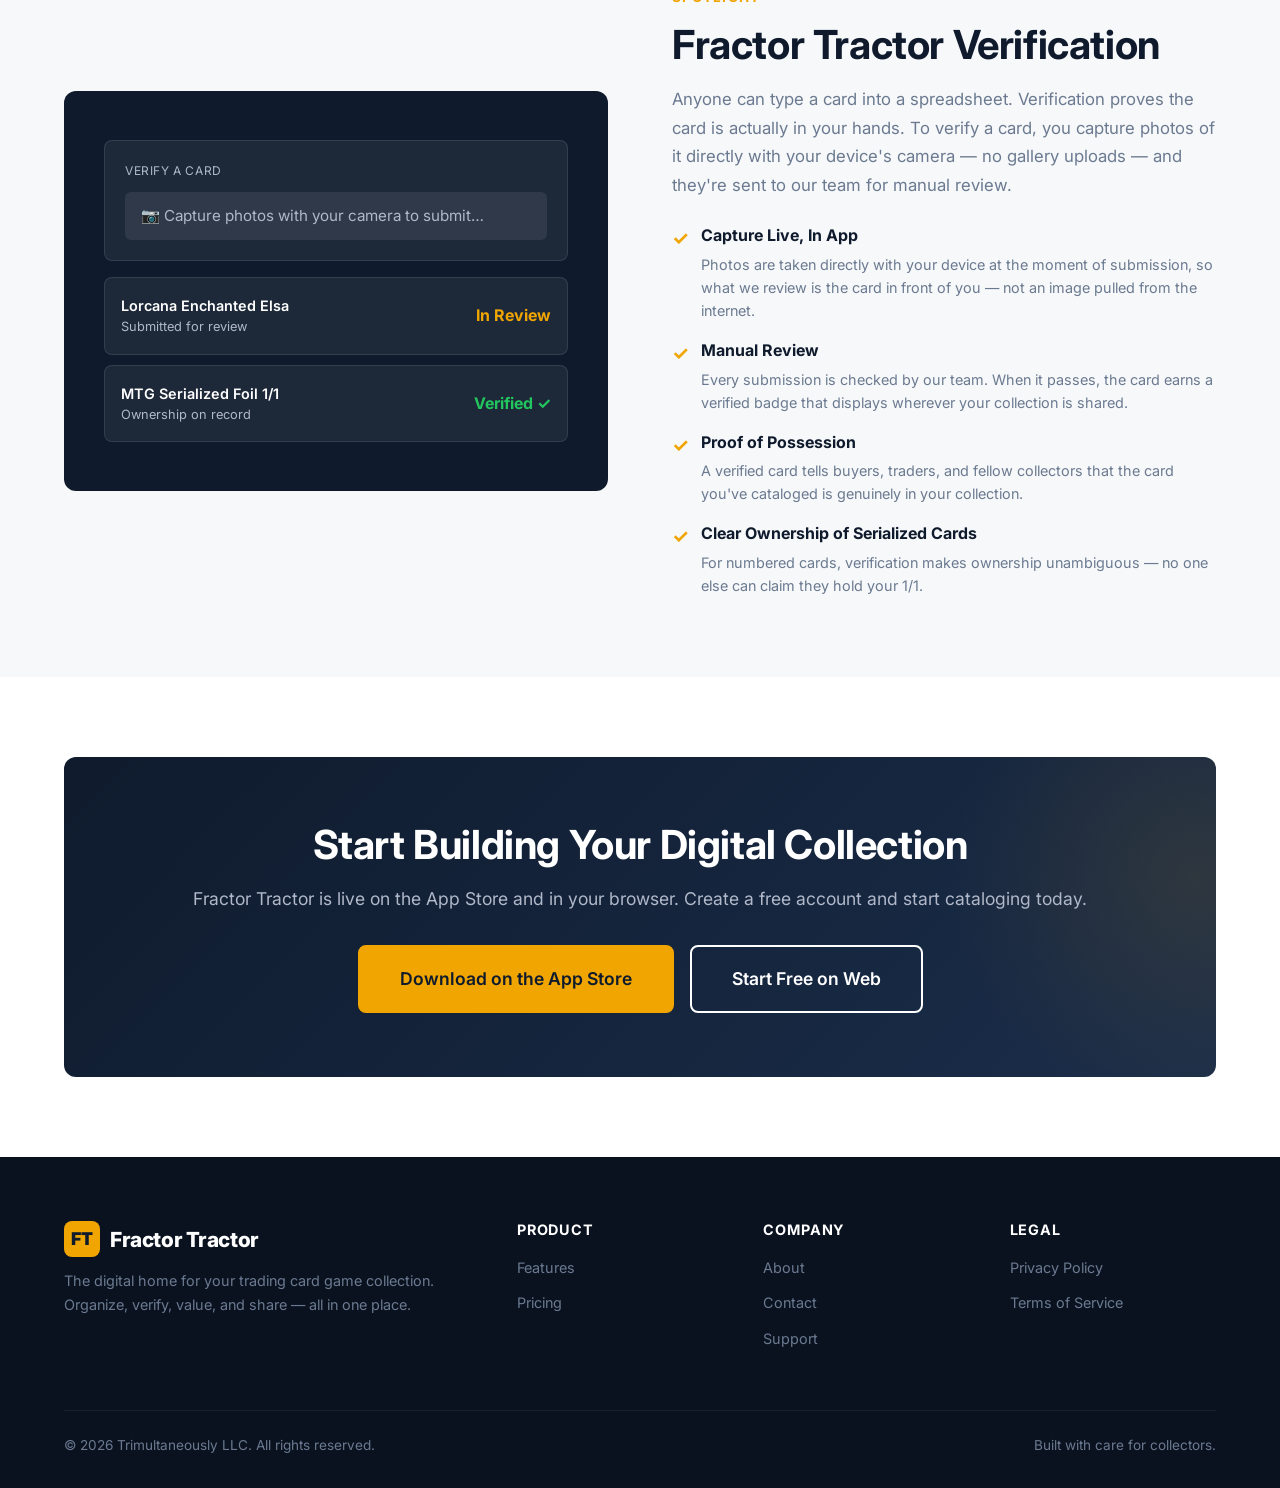
<file: features.html>
<!DOCTYPE html>
<html lang="en">
<head>
  <meta charset="UTF-8">
  <meta name="viewport" content="width=device-width, initial-scale=1.0">
  <title>Features — Fractor Tractor</title>
  <meta name="description" content="Explore Fractor Tractor's features: Fractor Tractor Verification, photo cataloging, AI card scanning, portfolio tracking, sharing controls, and more.">
  <link rel="preconnect" href="https://fonts.googleapis.com">
  <link rel="preconnect" href="https://fonts.gstatic.com" crossorigin>
  <link href="https://fonts.googleapis.com/css2?family=Inter:wght@400;500;600;700;800&display=swap" rel="stylesheet">
  <link rel="stylesheet" href="css/style.css">
</head>
<body>

  <!-- Navigation -->
  <nav class="nav">
    <div class="nav__inner">
      <a href="index.html" class="nav__logo">
        <div class="nav__logo-icon">FT</div>
        Fractor Tractor
      </a>
      <div class="nav__links">
        <a href="index.html">Home</a>
        <a href="features.html">Features</a>
        <a href="pricing.html">Pricing</a>
        <a href="about.html">About</a>
        <a href="contact.html">Contact</a>
        <a href="support.html">Support</a>
        <a href="https://app.fractortractor.com" class="btn btn--primary nav__cta">Sign Up Free</a>
      </div>
      <button class="nav__toggle" aria-label="Toggle menu" aria-expanded="false">
        <span></span><span></span><span></span>
      </button>
    </div>
  </nav>

  <!-- Page Header -->
  <section class="hero" style="min-height:auto;padding:160px 0 80px;">
    <div class="container" style="text-align:center;">
      <div class="hero__content" style="max-width:700px;margin:0 auto;">
        <span class="hero__badge">Everything You Need</span>
        <h1 style="color:var(--color-white);">Powerful Features for <span>Serious Collectors</span></h1>
        <p class="hero__subtitle" style="margin:16px auto 0;">From snapping a photo to tracking your portfolio's value, Fractor Tractor gives you every tool to manage your trading card game collection.</p>
      </div>
    </div>
  </section>

  <!-- Core Features -->
  <section>
    <div class="container">
      <div class="section__header">
        <span class="section__label">Core Features</span>
        <h2>The Foundation of Your Digital Collection</h2>
      </div>
      <div class="features-grid">
        <div class="card">
          <div class="card__icon">&#128269;</div>
          <h3 class="card__title">eBay Market Search</h3>
          <p class="card__text">Search eBay's live marketplace directly from your dashboard. See active listings, completed sales, and price trends for any card. Powered by eBay's Browse API with real-time data.</p>
        </div>
        <div class="card">
          <div class="card__icon">&#128247;</div>
          <h3 class="card__title">Photo Cataloging</h3>
          <p class="card__text">Upload photos of the front and back of every card. Zoom, compare, and build a visual library that represents your collection exactly as it is.</p>
        </div>
        <div class="card">
          <div class="card__icon">&#9989;</div>
          <h3 class="card__title">Fractor Tractor Verification</h3>
          <p class="card__text">Prove your cards are really in your hands. Snap photos directly from your device for manual review by our team — verified cards carry a badge everyone can trust.</p>
        </div>
        <div class="card">
          <div class="card__icon">&#128200;</div>
          <h3 class="card__title">Real-Time Portfolio Value</h3>
          <p class="card__text">Your collection's total value updates automatically based on recent eBay sales data. Track individual card performance over time with historical charts.</p>
        </div>
        <div class="card">
          <div class="card__icon">&#127991;</div>
          <h3 class="card__title">Smart Organization</h3>
          <p class="card__text">Organize cards by game, set, rarity, character, artist, or custom tags. Create multiple collections — one for Pokémon, one for vintage Magic, one for investment-grade slabs.</p>
        </div>
        <div class="card">
          <div class="card__icon">&#128274;</div>
          <h3 class="card__title">Granular Privacy Controls</h3>
          <p class="card__text">Share individual collections publicly, with select friends via a private link, or keep everything completely private. Control visibility at the collection and card level.</p>
        </div>
      </div>
    </div>
  </section>

  <!-- Advanced Features -->
  <section class="section--gray">
    <div class="container">
      <div class="section__header">
        <span class="section__label">Advanced Tools</span>
        <h2>Go Beyond the Basics</h2>
      </div>
      <div class="features-grid">
        <div class="card">
          <div class="card__icon">&#128202;</div>
          <h3 class="card__title">Market Analytics</h3>
          <p class="card__text">Spot trends before they happen. See which cards are gaining value, which are cooling off, and which sets and characters are trending in the market.</p>
        </div>
        <div class="card">
          <div class="card__icon">&#128276;</div>
          <h3 class="card__title">Price Alerts</h3>
          <p class="card__text">Set alerts for specific cards or sets. Get notified when a card you're watching drops below your target price or when a rare listing appears on eBay.</p>
        </div>
        <div class="card">
          <div class="card__icon">&#128257;</div>
          <h3 class="card__title">Bulk Import</h3>
          <p class="card__text">Moving from spreadsheets or another platform? Import your entire collection via CSV. We'll match your data to our card database automatically.</p>
        </div>
        <div class="card">
          <div class="card__icon">&#128279;</div>
          <h3 class="card__title">Shareable Collection Links</h3>
          <p class="card__text">Generate a beautiful, browsable link to your collection. Perfect for showing potential buyers, trading partners, or fellow collectors what you've got.</p>
        </div>
        <div class="card">
          <div class="card__icon">&#128241;</div>
          <h3 class="card__title">Mobile-First Design</h3>
          <p class="card__text">Add cards on the go at card shows, shops, and meetups. The mobile experience is built to be fast and seamless — scan, snap, and save in seconds.</p>
        </div>
        <div class="card">
          <div class="card__icon">&#128736;</div>
          <h3 class="card__title">API Access (Coming Soon)</h3>
          <p class="card__text">Build on top of your collection data. Our upcoming API will let you integrate Fractor Tractor with your own tools, storefronts, and workflows.</p>
        </div>
      </div>
    </div>
  </section>

  <!-- Feature Deep Dive: eBay Integration -->
  <section>
    <div class="container">
      <div style="display:grid;grid-template-columns:1fr 1fr;gap:64px;align-items:center;">
        <div>
          <span class="section__label">Spotlight</span>
          <h2>Live eBay Market Data at Your Fingertips</h2>
          <p style="margin-top:16px;font-size:1.05rem;color:var(--color-gray-500);line-height:1.7;">Fractor Tractor connects directly to eBay's marketplace, giving you real-time access to what your cards are actually worth — not what a price guide says.</p>
          <ul style="margin-top:24px;">
            <li style="display:flex;align-items:flex-start;gap:12px;margin-bottom:16px;">
              <span style="color:var(--color-accent);font-weight:700;font-size:1.2rem;">&#10003;</span>
              <div>
                <strong style="color:var(--color-primary);">Active Listings</strong>
                <p style="color:var(--color-gray-500);font-size:0.9rem;margin:4px 0 0;">See what your card is currently listed for on eBay right now.</p>
              </div>
            </li>
            <li style="display:flex;align-items:flex-start;gap:12px;margin-bottom:16px;">
              <span style="color:var(--color-accent);font-weight:700;font-size:1.2rem;">&#10003;</span>
              <div>
                <strong style="color:var(--color-primary);">Recent Sales (Comps)</strong>
                <p style="color:var(--color-gray-500);font-size:0.9rem;margin:4px 0 0;">Real comparable sales data so you know the actual market price.</p>
              </div>
            </li>
            <li style="display:flex;align-items:flex-start;gap:12px;margin-bottom:16px;">
              <span style="color:var(--color-accent);font-weight:700;font-size:1.2rem;">&#10003;</span>
              <div>
                <strong style="color:var(--color-primary);">Product Images</strong>
                <p style="color:var(--color-gray-500);font-size:0.9rem;margin:4px 0 0;">Pull listing images directly so you can compare conditions and variants.</p>
              </div>
            </li>
            <li style="display:flex;align-items:flex-start;gap:12px;">
              <span style="color:var(--color-accent);font-weight:700;font-size:1.2rem;">&#10003;</span>
              <div>
                <strong style="color:var(--color-primary);">Price Trends</strong>
                <p style="color:var(--color-gray-500);font-size:0.9rem;margin:4px 0 0;">Track how a card's value has changed over time with historical data.</p>
              </div>
            </li>
          </ul>
        </div>
        <div style="background:var(--color-primary);border-radius:var(--radius);padding:40px;min-height:400px;display:flex;flex-direction:column;justify-content:center;">
          <div style="background:rgba(255,255,255,0.06);border:1px solid rgba(255,255,255,0.1);border-radius:8px;padding:20px;margin-bottom:16px;">
            <div style="font-size:0.75rem;color:var(--color-gray-300);text-transform:uppercase;letter-spacing:0.05em;margin-bottom:12px;">Search eBay</div>
            <div style="background:rgba(255,255,255,0.08);border-radius:6px;padding:12px 16px;color:var(--color-gray-300);font-size:0.95rem;">Pokémon 151 Charizard ex SIR PSA 10...</div>
          </div>
          <div style="background:rgba(255,255,255,0.06);border:1px solid rgba(255,255,255,0.1);border-radius:8px;padding:16px;margin-bottom:10px;display:flex;justify-content:space-between;align-items:center;">
            <div>
              <div style="color:var(--color-white);font-weight:600;font-size:0.9rem;">Active Listings</div>
              <div style="color:var(--color-gray-300);font-size:0.8rem;">47 results</div>
            </div>
            <div style="color:var(--color-accent);font-weight:700;">$85 - $420</div>
          </div>
          <div style="background:rgba(255,255,255,0.06);border:1px solid rgba(255,255,255,0.1);border-radius:8px;padding:16px;display:flex;justify-content:space-between;align-items:center;">
            <div>
              <div style="color:var(--color-white);font-weight:600;font-size:0.9rem;">Recent Sales</div>
              <div style="color:var(--color-gray-300);font-size:0.8rem;">Last 30 days</div>
            </div>
            <div style="color:var(--color-success);font-weight:700;">Avg: $215</div>
          </div>
        </div>
      </div>
    </div>
  </section>

  <!-- Feature Deep Dive: Fractor Tractor Verification -->
  <section class="section--gray">
    <div class="container">
      <div style="display:grid;grid-template-columns:1fr 1fr;gap:64px;align-items:center;">
        <div style="background:var(--color-primary);border-radius:var(--radius);padding:40px;min-height:400px;display:flex;flex-direction:column;justify-content:center;">
          <div style="background:rgba(255,255,255,0.06);border:1px solid rgba(255,255,255,0.1);border-radius:8px;padding:20px;margin-bottom:16px;">
            <div style="font-size:0.75rem;color:var(--color-gray-300);text-transform:uppercase;letter-spacing:0.05em;margin-bottom:12px;">Verify a Card</div>
            <div style="background:rgba(255,255,255,0.08);border-radius:6px;padding:12px 16px;color:var(--color-gray-300);font-size:0.95rem;">&#128247; Capture photos with your camera to submit&hellip;</div>
          </div>
          <div style="background:rgba(255,255,255,0.06);border:1px solid rgba(255,255,255,0.1);border-radius:8px;padding:16px;margin-bottom:10px;display:flex;justify-content:space-between;align-items:center;">
            <div>
              <div style="color:var(--color-white);font-weight:600;font-size:0.9rem;">Lorcana Enchanted Elsa</div>
              <div style="color:var(--color-gray-300);font-size:0.8rem;">Submitted for review</div>
            </div>
            <div style="color:var(--color-accent);font-weight:700;">In Review</div>
          </div>
          <div style="background:rgba(255,255,255,0.06);border:1px solid rgba(255,255,255,0.1);border-radius:8px;padding:16px;display:flex;justify-content:space-between;align-items:center;">
            <div>
              <div style="color:var(--color-white);font-weight:600;font-size:0.9rem;">MTG Serialized Foil 1/1</div>
              <div style="color:var(--color-gray-300);font-size:0.8rem;">Ownership on record</div>
            </div>
            <div style="color:var(--color-success);font-weight:700;">Verified &#10003;</div>
          </div>
        </div>
        <div>
          <span class="section__label">Spotlight</span>
          <h2>Fractor Tractor Verification</h2>
          <p style="margin-top:16px;font-size:1.05rem;color:var(--color-gray-500);line-height:1.7;">Anyone can type a card into a spreadsheet. Verification proves the card is actually in your hands. To verify a card, you capture photos of it directly with your device's camera — no gallery uploads — and they're sent to our team for manual review.</p>
          <ul style="margin-top:24px;">
            <li style="display:flex;align-items:flex-start;gap:12px;margin-bottom:16px;">
              <span style="color:var(--color-accent);font-weight:700;font-size:1.2rem;">&#10003;</span>
              <div>
                <strong style="color:var(--color-primary);">Capture Live, In App</strong>
                <p style="color:var(--color-gray-500);font-size:0.9rem;margin:4px 0 0;">Photos are taken directly with your device at the moment of submission, so what we review is the card in front of you — not an image pulled from the internet.</p>
              </div>
            </li>
            <li style="display:flex;align-items:flex-start;gap:12px;margin-bottom:16px;">
              <span style="color:var(--color-accent);font-weight:700;font-size:1.2rem;">&#10003;</span>
              <div>
                <strong style="color:var(--color-primary);">Manual Review</strong>
                <p style="color:var(--color-gray-500);font-size:0.9rem;margin:4px 0 0;">Every submission is checked by our team. When it passes, the card earns a verified badge that displays wherever your collection is shared.</p>
              </div>
            </li>
            <li style="display:flex;align-items:flex-start;gap:12px;margin-bottom:16px;">
              <span style="color:var(--color-accent);font-weight:700;font-size:1.2rem;">&#10003;</span>
              <div>
                <strong style="color:var(--color-primary);">Proof of Possession</strong>
                <p style="color:var(--color-gray-500);font-size:0.9rem;margin:4px 0 0;">A verified card tells buyers, traders, and fellow collectors that the card you've cataloged is genuinely in your collection.</p>
              </div>
            </li>
            <li style="display:flex;align-items:flex-start;gap:12px;">
              <span style="color:var(--color-accent);font-weight:700;font-size:1.2rem;">&#10003;</span>
              <div>
                <strong style="color:var(--color-primary);">Clear Ownership of Serialized Cards</strong>
                <p style="color:var(--color-gray-500);font-size:0.9rem;margin:4px 0 0;">For numbered cards, verification makes ownership unambiguous — no one else can claim they hold your 1/1.</p>
              </div>
            </li>
          </ul>
        </div>
      </div>
    </div>
  </section>

  <!-- CTA -->
  <section>
    <div class="container">
      <div class="cta-banner">
        <h2>Start Building Your Digital Collection</h2>
        <p>Fractor Tractor is live on the App Store and in your browser. Create a free account and start cataloging today.</p>
        <div class="cta-banner__actions">
          <a href="https://apps.apple.com/us/app/fractor-tractor-card-tracker/id6757908612" target="_blank" rel="noopener" class="btn btn--primary btn--large">Download on the App Store</a>
          <a href="https://app.fractortractor.com" class="btn btn--secondary btn--large">Start Free on Web</a>
        </div>
      </div>
    </div>
  </section>

  <!-- Footer -->
  <footer class="footer">
    <div class="container">
      <div class="footer__grid">
        <div class="footer__brand">
          <div class="nav__logo" style="margin-bottom:4px;">
            <div class="nav__logo-icon">FT</div>
            Fractor Tractor
          </div>
          <p>The digital home for your trading card game collection. Organize, verify, value, and share — all in one place.</p>
        </div>
        <div>
          <h4>Product</h4>
          <ul class="footer__links">
            <li><a href="features.html">Features</a></li>
            <li><a href="pricing.html">Pricing</a></li>
          </ul>
        </div>
        <div>
          <h4>Company</h4>
          <ul class="footer__links">
            <li><a href="about.html">About</a></li>
            <li><a href="contact.html">Contact</a></li>
            <li><a href="support.html">Support</a></li>
          </ul>
        </div>
        <div>
          <h4>Legal</h4>
          <ul class="footer__links">
            <li><a href="privacy.html">Privacy Policy</a></li>
            <li><a href="terms.html">Terms of Service</a></li>
          </ul>
        </div>
      </div>
      <div class="footer__bottom">
        <span>&copy; 2026 Trimultaneously LLC. All rights reserved.</span>
        <span>Built with care for collectors.</span>
      </div>
    </div>
  </footer>

  <script src="js/main.js"></script>
</body>
</html>
</file>
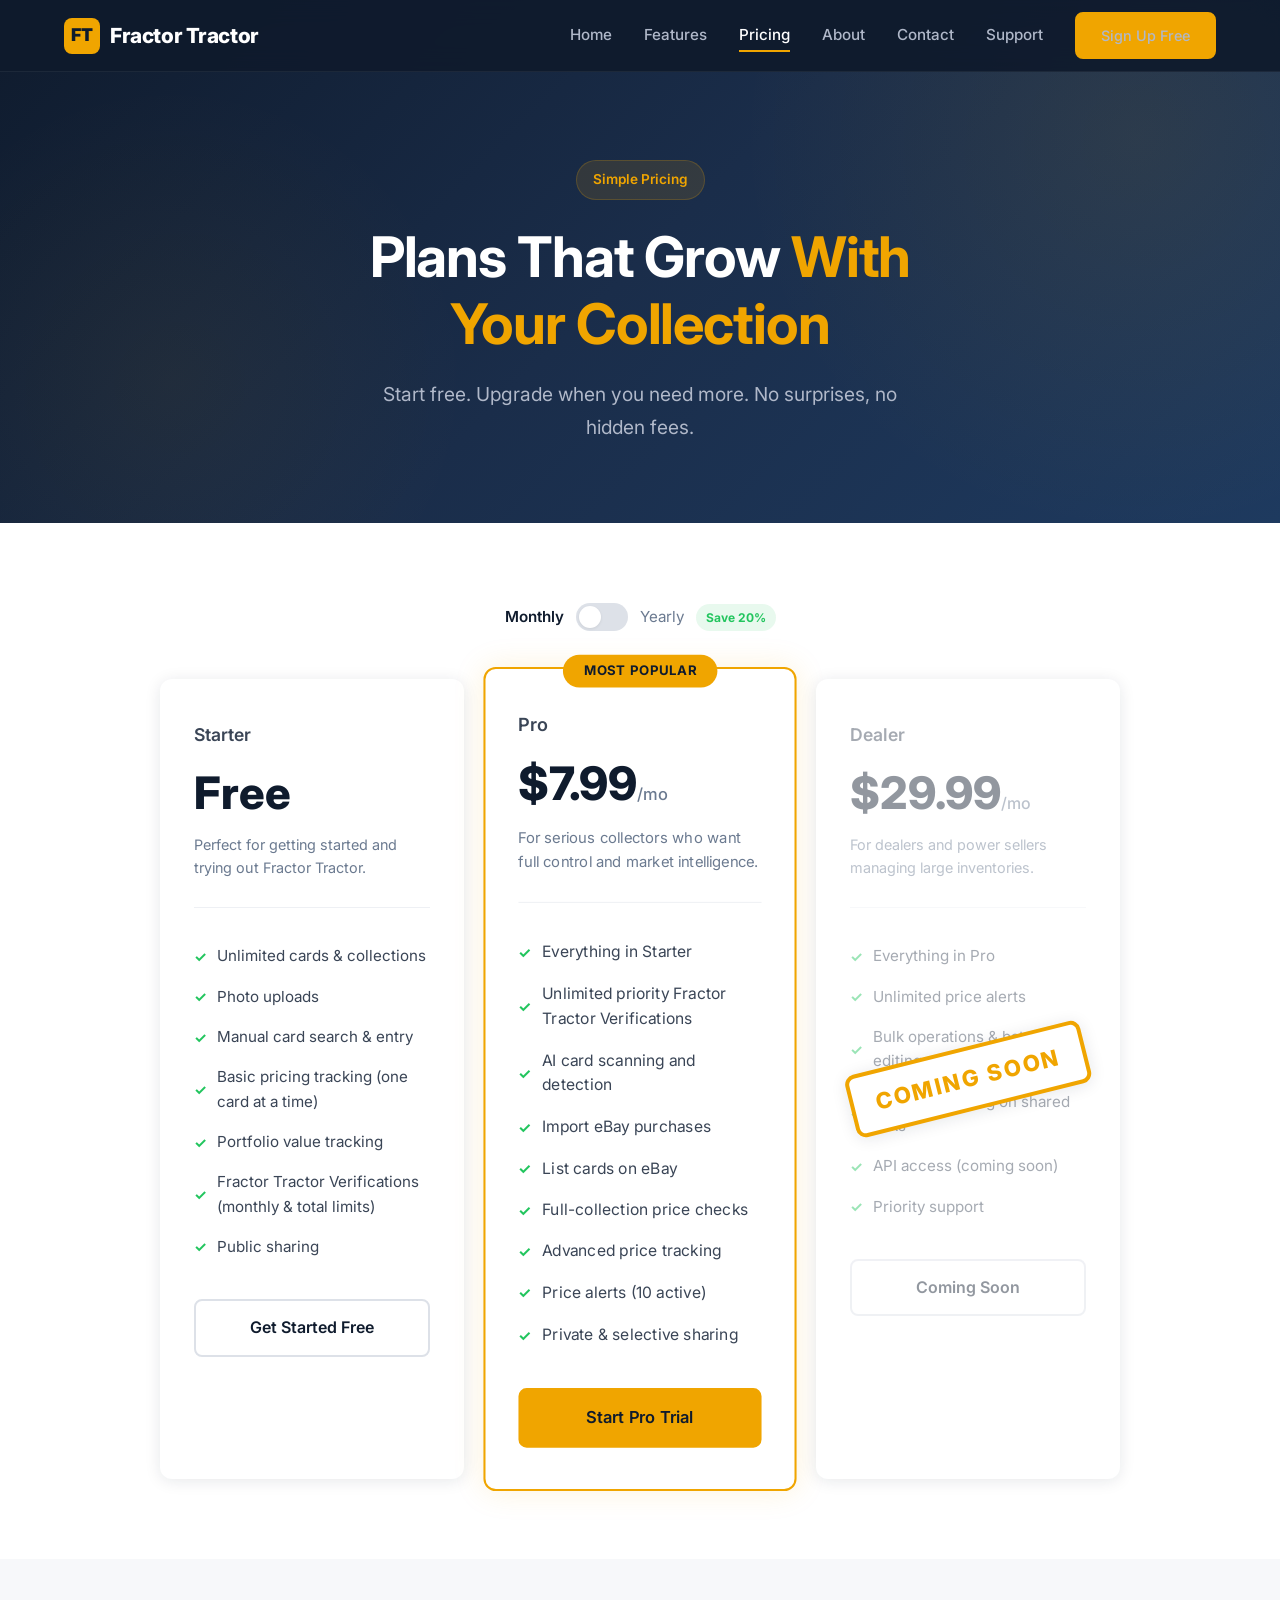
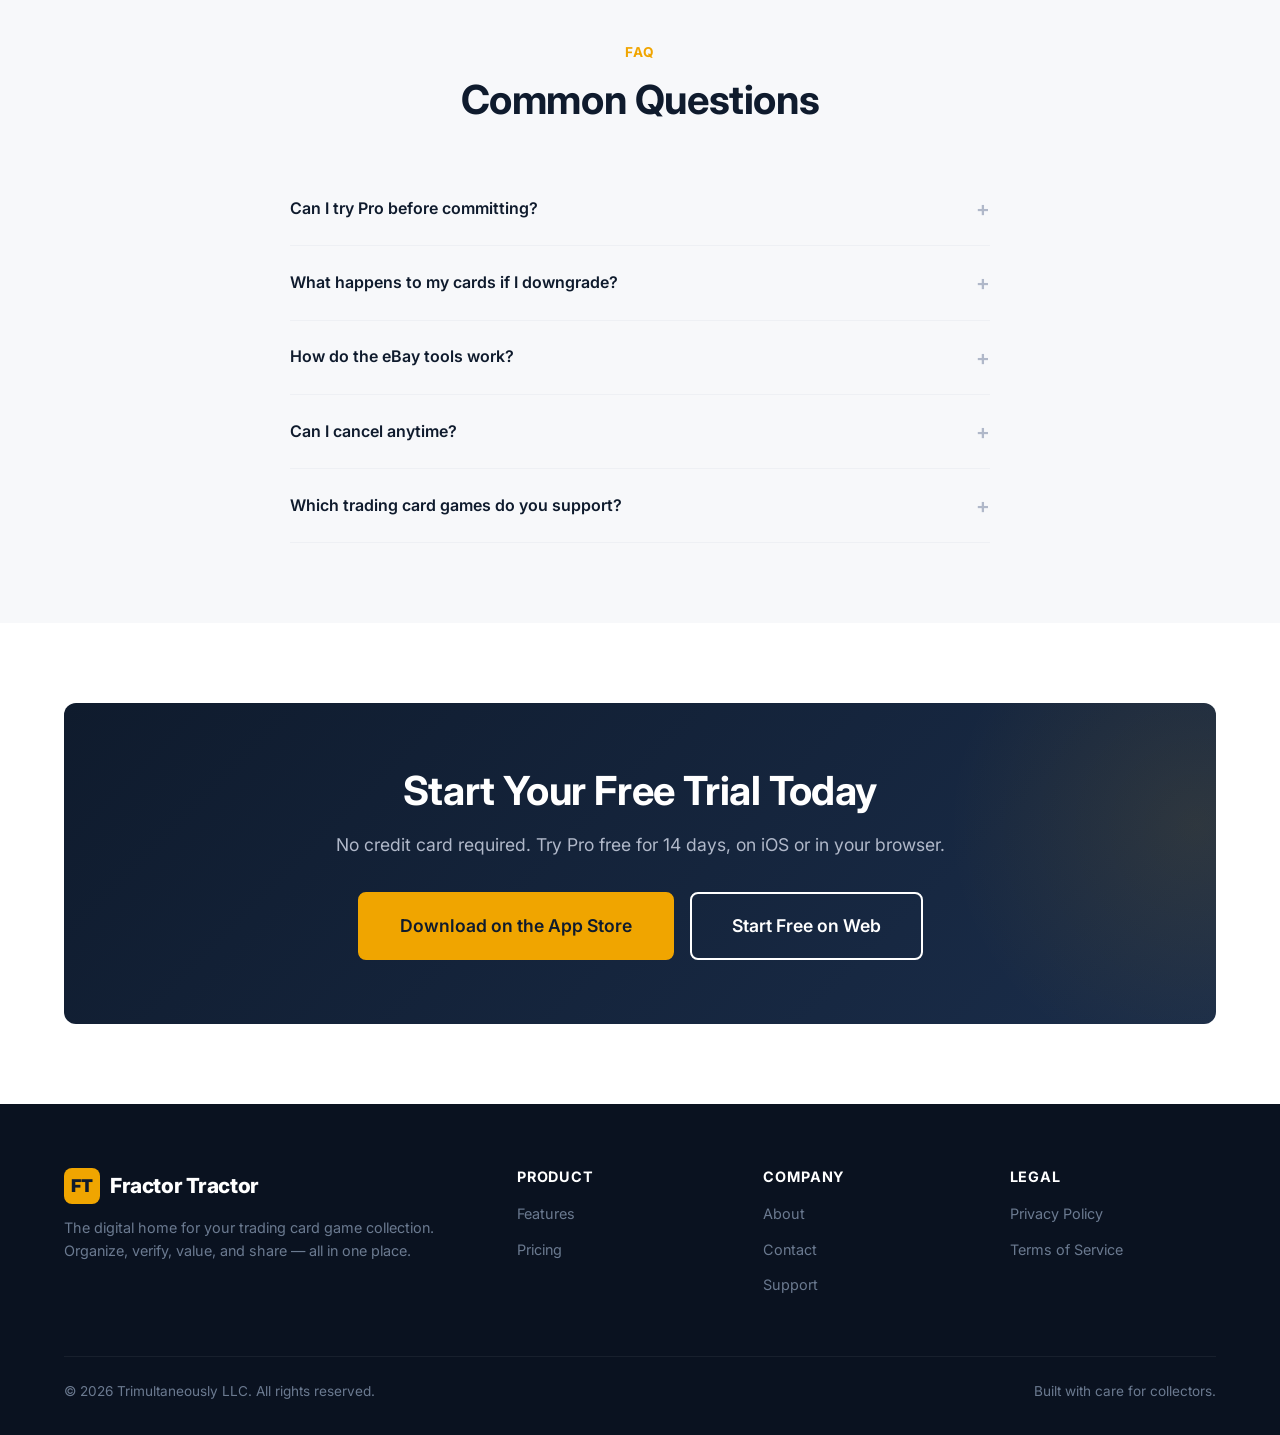
<file: pricing.html>
<!DOCTYPE html>
<html lang="en">
<head>
  <meta charset="UTF-8">
  <meta name="viewport" content="width=device-width, initial-scale=1.0">
  <title>Pricing — Fractor Tractor</title>
  <meta name="description" content="Simple, transparent pricing for Fractor Tractor. Start free and upgrade as your collection grows.">
  <link rel="preconnect" href="https://fonts.googleapis.com">
  <link rel="preconnect" href="https://fonts.gstatic.com" crossorigin>
  <link href="https://fonts.googleapis.com/css2?family=Inter:wght@400;500;600;700;800&display=swap" rel="stylesheet">
  <link rel="stylesheet" href="css/style.css">
  <style>
    .pricing-toggle {
      display: flex;
      align-items: center;
      justify-content: center;
      gap: 12px;
      margin-bottom: 48px;
      font-size: 0.95rem;
      color: var(--color-gray-500);
    }
    .pricing-toggle__label--active { color: var(--color-primary); font-weight: 600; }
    .pricing-toggle__switch {
      position: relative;
      width: 52px;
      height: 28px;
    }
    .pricing-toggle__switch input { opacity: 0; width: 0; height: 0; }
    .pricing-toggle__slider {
      position: absolute;
      inset: 0;
      background: var(--color-gray-200);
      border-radius: 50px;
      cursor: pointer;
      transition: var(--transition);
    }
    .pricing-toggle__slider::after {
      content: '';
      position: absolute;
      top: 3px;
      left: 3px;
      width: 22px;
      height: 22px;
      border-radius: 50%;
      background: white;
      box-shadow: var(--shadow-sm);
      transition: var(--transition);
    }
    .pricing-toggle__switch input:checked + .pricing-toggle__slider {
      background: var(--color-accent);
    }
    .pricing-toggle__switch input:checked + .pricing-toggle__slider::after {
      transform: translateX(24px);
    }
    .pricing-toggle__save {
      background: rgba(34,197,94,0.1);
      color: var(--color-success);
      padding: 4px 10px;
      border-radius: 50px;
      font-size: 0.75rem;
      font-weight: 700;
    }

    .pricing-card--coming-soon > *:not(.coming-soon-stamp) {
      opacity: 0.45;
    }
    .pricing-card--coming-soon .btn { pointer-events: none; }
    .coming-soon-stamp {
      position: absolute;
      top: 50%;
      left: 50%;
      transform: translate(-50%, -50%) rotate(-14deg);
      border: 4px solid var(--color-accent);
      color: var(--color-accent);
      background: var(--color-white);
      font-size: 1.4rem;
      font-weight: 800;
      text-transform: uppercase;
      letter-spacing: 0.1em;
      padding: 10px 22px;
      border-radius: 10px;
      box-shadow: var(--shadow-card);
      white-space: nowrap;
      pointer-events: none;
      z-index: 2;
    }

    .faq { max-width: 700px; margin: 0 auto; }
    .faq__item {
      border-bottom: 1px solid var(--color-gray-100);
    }
    .faq__question {
      display: flex;
      justify-content: space-between;
      align-items: center;
      padding: 20px 0;
      cursor: pointer;
      font-weight: 600;
      font-size: 1rem;
      color: var(--color-primary);
    }
    .faq__question::after {
      content: '+';
      font-size: 1.3rem;
      color: var(--color-gray-300);
      transition: var(--transition);
    }
    .faq__item.open .faq__question::after {
      content: '\2212';
      color: var(--color-accent);
    }
    .faq__answer {
      max-height: 0;
      overflow: hidden;
      transition: max-height 0.3s ease;
    }
    .faq__item.open .faq__answer {
      max-height: 200px;
    }
    .faq__answer p {
      padding-bottom: 20px;
      color: var(--color-gray-500);
      font-size: 0.95rem;
      line-height: 1.7;
    }
  </style>
</head>
<body>

  <!-- Navigation -->
  <nav class="nav">
    <div class="nav__inner">
      <a href="index.html" class="nav__logo">
        <div class="nav__logo-icon">FT</div>
        Fractor Tractor
      </a>
      <div class="nav__links">
        <a href="index.html">Home</a>
        <a href="features.html">Features</a>
        <a href="pricing.html">Pricing</a>
        <a href="about.html">About</a>
        <a href="contact.html">Contact</a>
        <a href="support.html">Support</a>
        <a href="https://app.fractortractor.com" class="btn btn--primary nav__cta">Sign Up Free</a>
      </div>
      <button class="nav__toggle" aria-label="Toggle menu" aria-expanded="false">
        <span></span><span></span><span></span>
      </button>
    </div>
  </nav>

  <!-- Page Header -->
  <section class="hero" style="min-height:auto;padding:160px 0 80px;">
    <div class="container" style="text-align:center;">
      <div class="hero__content" style="max-width:640px;margin:0 auto;">
        <span class="hero__badge">Simple Pricing</span>
        <h1 style="color:var(--color-white);">Plans That Grow <span>With Your Collection</span></h1>
        <p class="hero__subtitle" style="margin:16px auto 0;">Start free. Upgrade when you need more. No surprises, no hidden fees.</p>
      </div>
    </div>
  </section>

  <!-- Pricing -->
  <section>
    <div class="container">
      <!-- Toggle -->
      <div class="pricing-toggle">
        <span class="pricing-toggle__label pricing-toggle__label--active">Monthly</span>
        <label class="pricing-toggle__switch">
          <input type="checkbox" id="pricingToggle">
          <span class="pricing-toggle__slider"></span>
        </label>
        <span class="pricing-toggle__label">Yearly</span>
        <span class="pricing-toggle__save">Save 20%</span>
      </div>

      <div class="pricing-grid">
        <!-- Free -->
        <div class="pricing-card">
          <div class="pricing-card__name">Starter</div>
          <div class="pricing-card__price">Free</div>
          <div class="pricing-card__desc">Perfect for getting started and trying out Fractor Tractor.</div>
          <ul class="pricing-card__features">
            <li>Unlimited cards & collections</li>
            <li>Photo uploads</li>
            <li>Manual card search & entry</li>
            <li>Basic pricing tracking (one card at a time)</li>
            <li>Portfolio value tracking</li>
            <li>Fractor Tractor Verifications (monthly & total limits)</li>
            <li>Public sharing</li>
          </ul>
          <a href="https://app.fractortractor.com" class="btn btn--outline">Get Started Free</a>
        </div>

        <!-- Pro -->
        <div class="pricing-card pricing-card--featured">
          <div class="pricing-card__badge">Most Popular</div>
          <div class="pricing-card__name">Pro</div>
          <div class="pricing-card__price" data-monthly="$7.99" data-yearly="$76.70">$7.99<span data-period>/mo</span></div>
          <div class="pricing-card__desc">For serious collectors who want full control and market intelligence.</div>
          <ul class="pricing-card__features">
            <li>Everything in Starter</li>
            <li>Unlimited priority Fractor Tractor Verifications</li>
            <li>AI card scanning and detection</li>
            <li>Import eBay purchases</li>
            <li>List cards on eBay</li>
            <li>Full-collection price checks</li>
            <li>Advanced price tracking</li>
            <li>Price alerts (10 active)</li>
            <li>Private & selective sharing</li>
          </ul>
          <a href="https://app.fractortractor.com" class="btn btn--primary">Start Pro Trial</a>
        </div>

        <!-- Dealer -->
        <div class="pricing-card pricing-card--coming-soon">
          <div class="coming-soon-stamp" aria-hidden="true">Coming Soon</div>
          <div class="pricing-card__name">Dealer</div>
          <div class="pricing-card__price" data-monthly="$29.99" data-yearly="$287.88">$29.99<span data-period>/mo</span></div>
          <div class="pricing-card__desc">For dealers and power sellers managing large inventories.</div>
          <ul class="pricing-card__features">
            <li>Everything in Pro</li>
            <li>Unlimited price alerts</li>
            <li>Bulk operations & batch editing</li>
            <li>Custom branding on shared links</li>
            <li>API access (coming soon)</li>
            <li>Priority support</li>
          </ul>
          <a class="btn btn--outline" aria-disabled="true">Coming Soon</a>
        </div>
      </div>
    </div>
  </section>

  <!-- FAQ -->
  <section class="section--gray">
    <div class="container">
      <div class="section__header">
        <span class="section__label">FAQ</span>
        <h2>Common Questions</h2>
      </div>
      <div class="faq">
        <div class="faq__item">
          <div class="faq__question">Can I try Pro before committing?</div>
          <div class="faq__answer"><p>Yes! Every new account gets a 14-day free trial of Pro with full access to all features. No credit card required.</p></div>
        </div>
        <div class="faq__item">
          <div class="faq__question">What happens to my cards if I downgrade?</div>
          <div class="faq__answer"><p>Your cards are always safe. If you downgrade from Pro to Starter, you keep all your cards and collections. You just won't be able to verify additional cards beyond the free plan's monthly and total verification limits, and Pro-only tools like eBay import, eBay listing, and AI card detection will be locked until you upgrade again.</p></div>
        </div>
        <div class="faq__item">
          <div class="faq__question">How do the eBay tools work?</div>
          <div class="faq__answer"><p>Connect your eBay account and Fractor Tractor pulls in the cards you've purchased, matching them to our card database automatically — no manual data entry needed. Pro subscribers can also list cards from their collection directly to eBay. eBay tools are available on paid plans.</p></div>
        </div>
        <div class="faq__item">
          <div class="faq__question">Can I cancel anytime?</div>
          <div class="faq__answer"><p>Absolutely. There are no contracts or cancellation fees. You can cancel your subscription at any time from your account settings, and you'll retain access through the end of your billing period.</p></div>
        </div>
        <div class="faq__item">
          <div class="faq__question">Which trading card games do you support?</div>
          <div class="faq__answer"><p>Fractor Tractor is built for entertainment trading card games — Pokémon, Magic: The Gathering, Yu-Gi-Oh!, Disney Lorcana, One Piece, and more. We don't currently support sports cards. You can also log grades from PSA, BGS (Beckett), CGC, and other grading services, and they'll display on your cards.</p></div>
        </div>
      </div>
    </div>
  </section>

  <!-- CTA -->
  <section>
    <div class="container">
      <div class="cta-banner">
        <h2>Start Your Free Trial Today</h2>
        <p>No credit card required. Try Pro free for 14 days, on iOS or in your browser.</p>
        <div class="cta-banner__actions">
          <a href="https://apps.apple.com/us/app/fractor-tractor-card-tracker/id6757908612" target="_blank" rel="noopener" class="btn btn--primary btn--large">Download on the App Store</a>
          <a href="https://app.fractortractor.com" class="btn btn--secondary btn--large">Start Free on Web</a>
        </div>
      </div>
    </div>
  </section>

  <!-- Footer -->
  <footer class="footer">
    <div class="container">
      <div class="footer__grid">
        <div class="footer__brand">
          <div class="nav__logo" style="margin-bottom:4px;">
            <div class="nav__logo-icon">FT</div>
            Fractor Tractor
          </div>
          <p>The digital home for your trading card game collection. Organize, verify, value, and share — all in one place.</p>
        </div>
        <div>
          <h4>Product</h4>
          <ul class="footer__links">
            <li><a href="features.html">Features</a></li>
            <li><a href="pricing.html">Pricing</a></li>
          </ul>
        </div>
        <div>
          <h4>Company</h4>
          <ul class="footer__links">
            <li><a href="about.html">About</a></li>
            <li><a href="contact.html">Contact</a></li>
            <li><a href="support.html">Support</a></li>
          </ul>
        </div>
        <div>
          <h4>Legal</h4>
          <ul class="footer__links">
            <li><a href="privacy.html">Privacy Policy</a></li>
            <li><a href="terms.html">Terms of Service</a></li>
          </ul>
        </div>
      </div>
      <div class="footer__bottom">
        <span>&copy; 2026 Trimultaneously LLC. All rights reserved.</span>
        <span>Built with care for collectors.</span>
      </div>
    </div>
  </footer>

  <script src="js/main.js"></script>
</body>
</html>
</file>
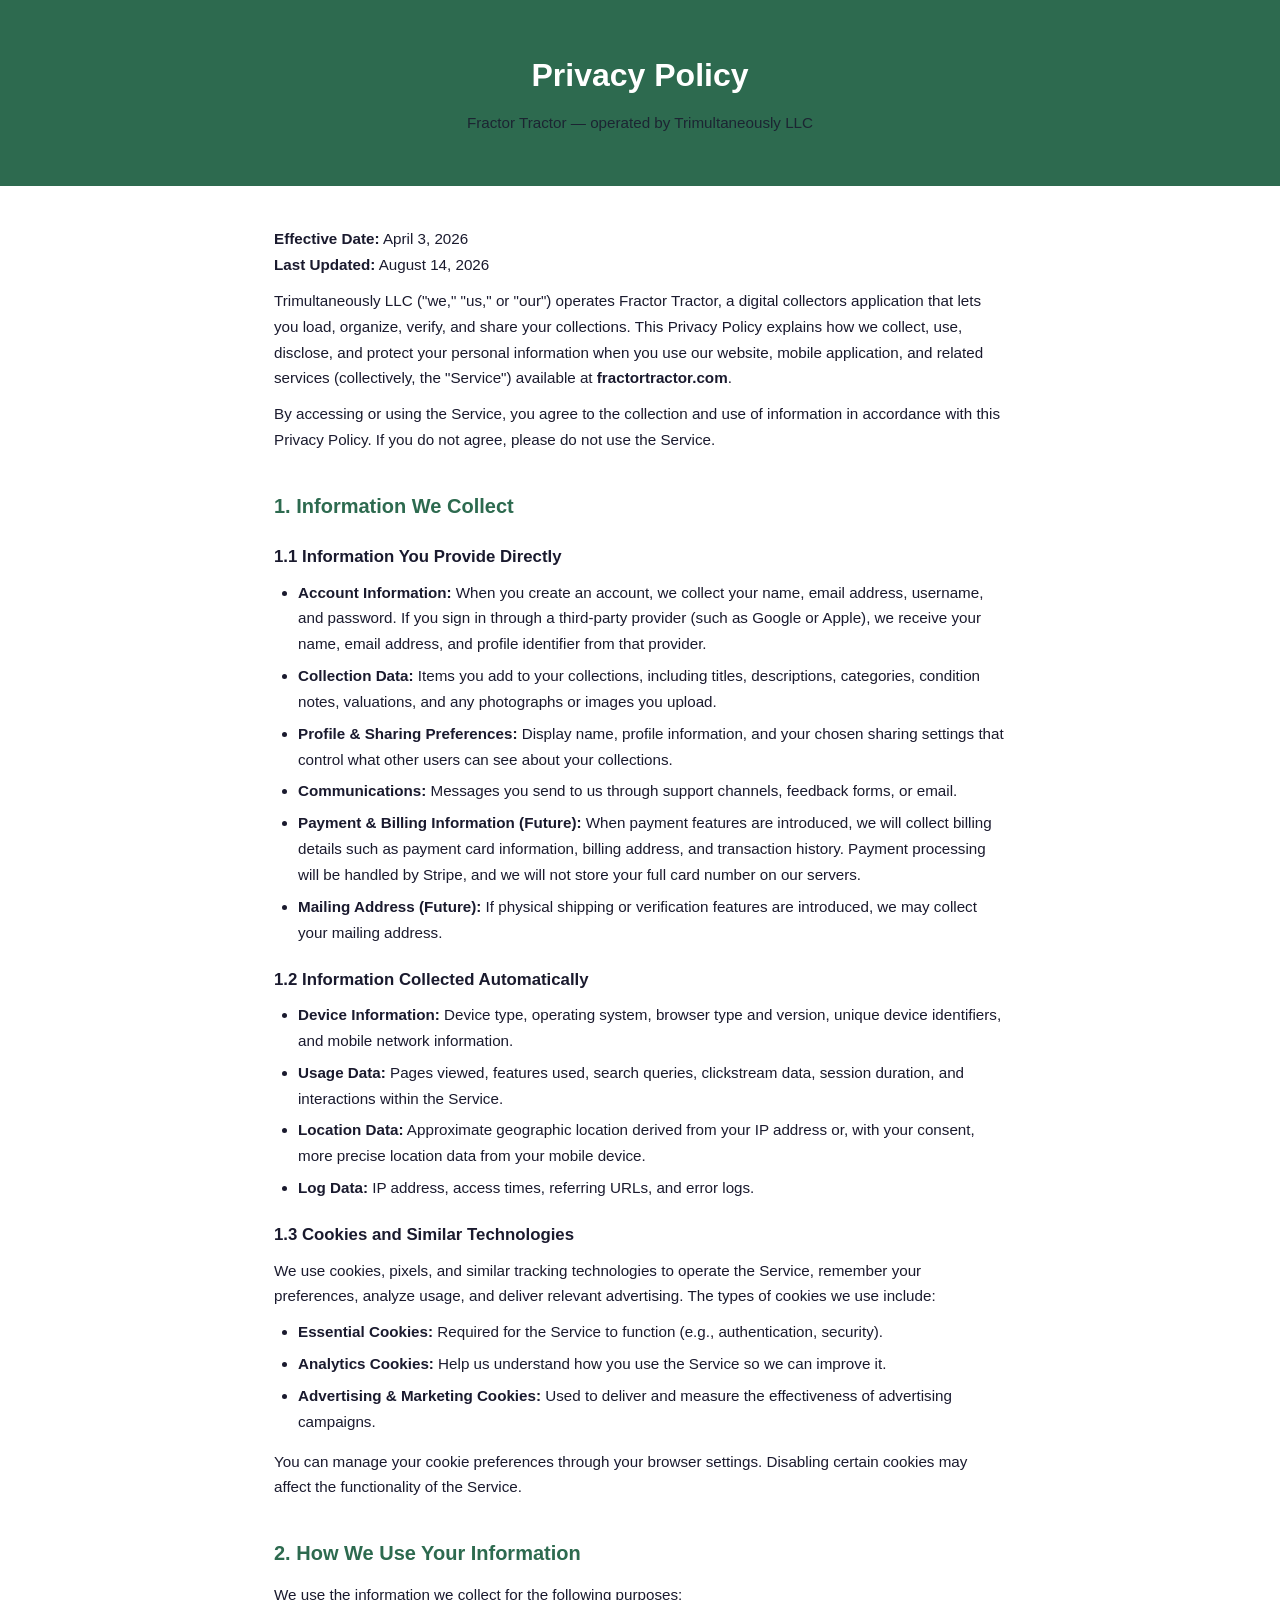
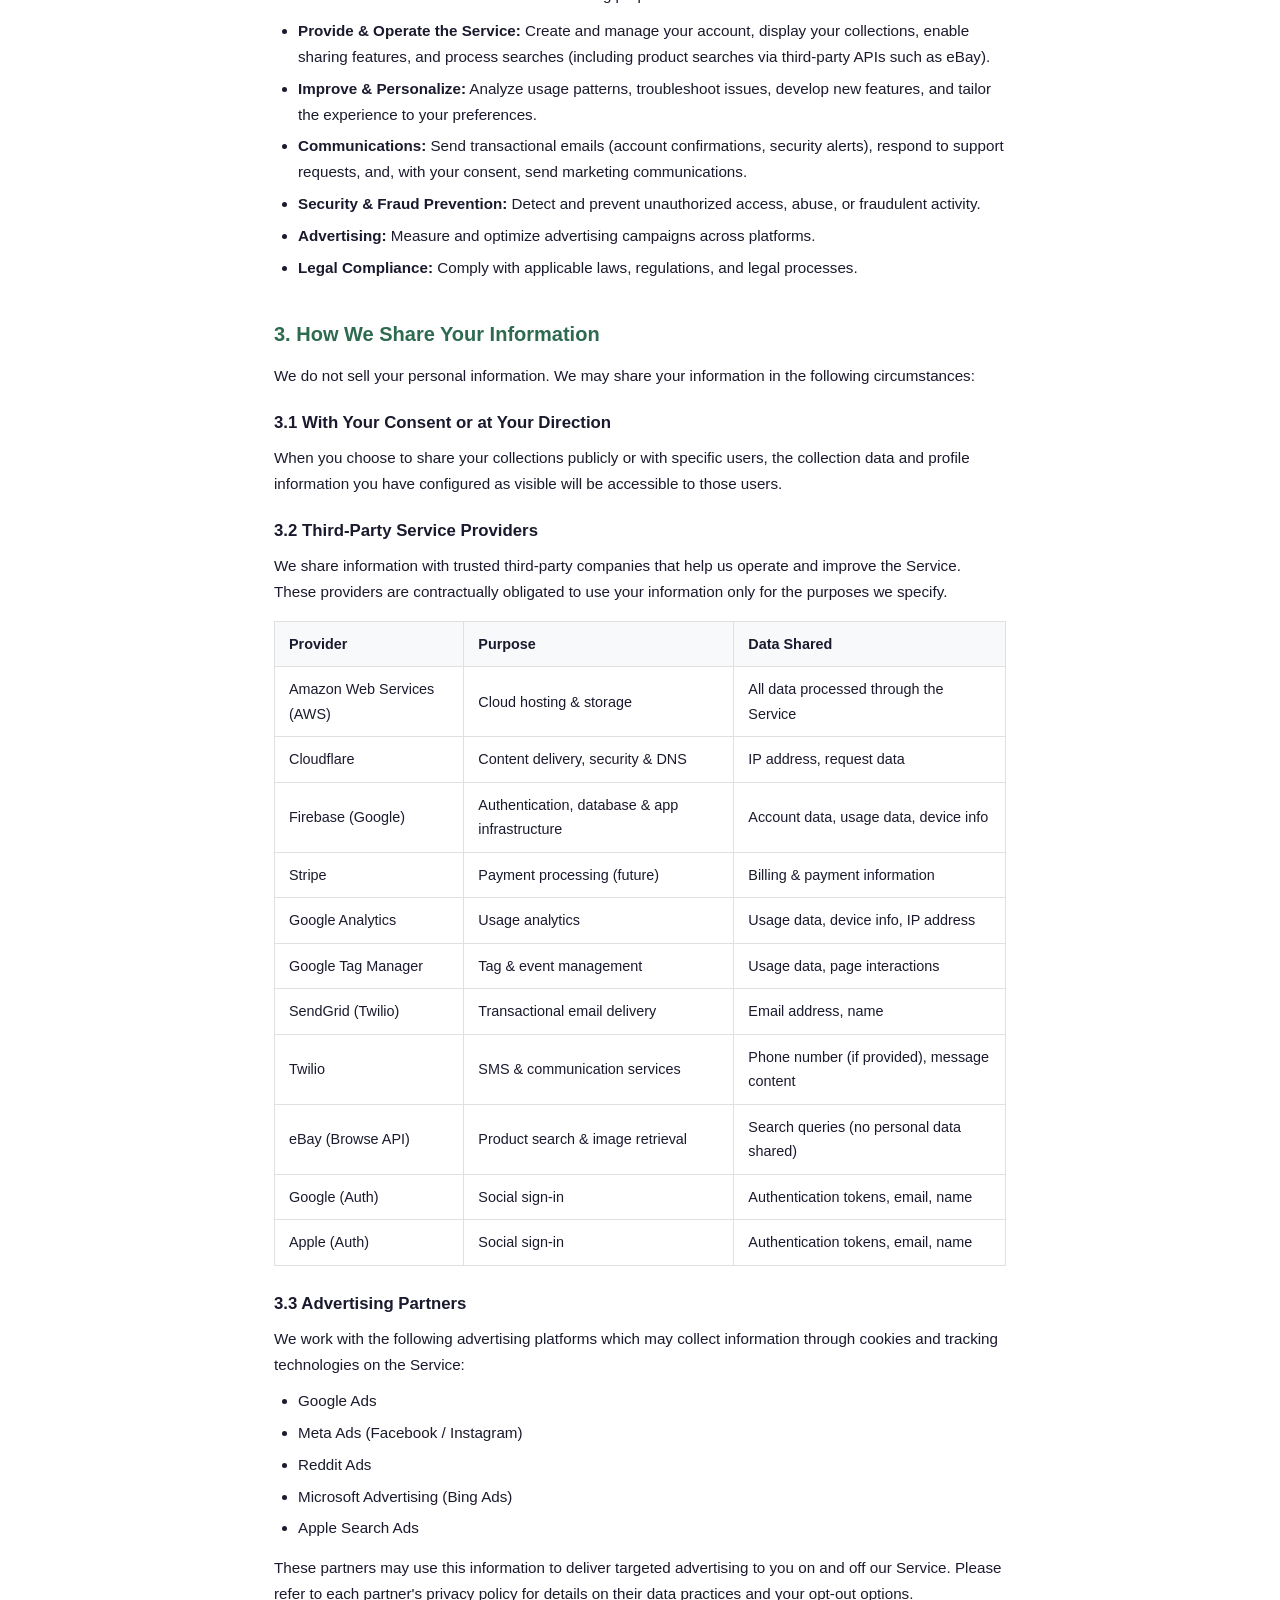
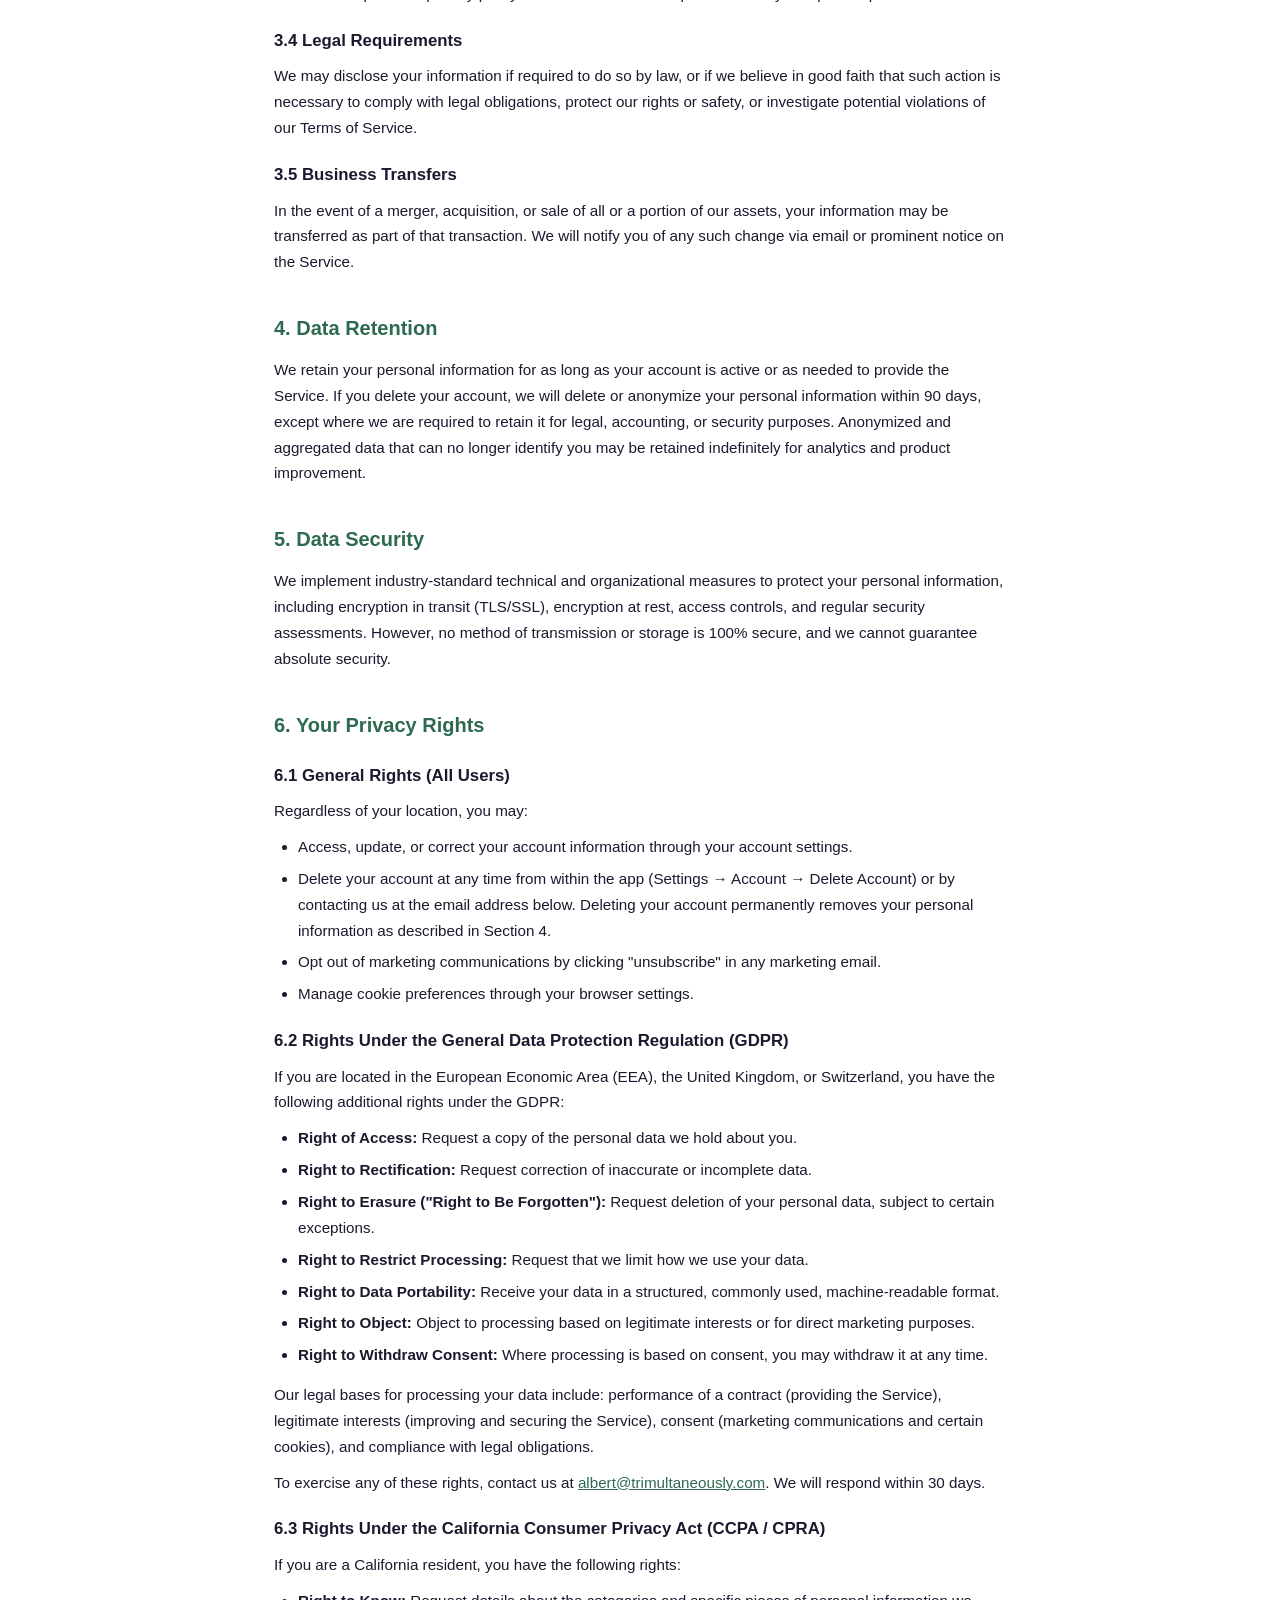
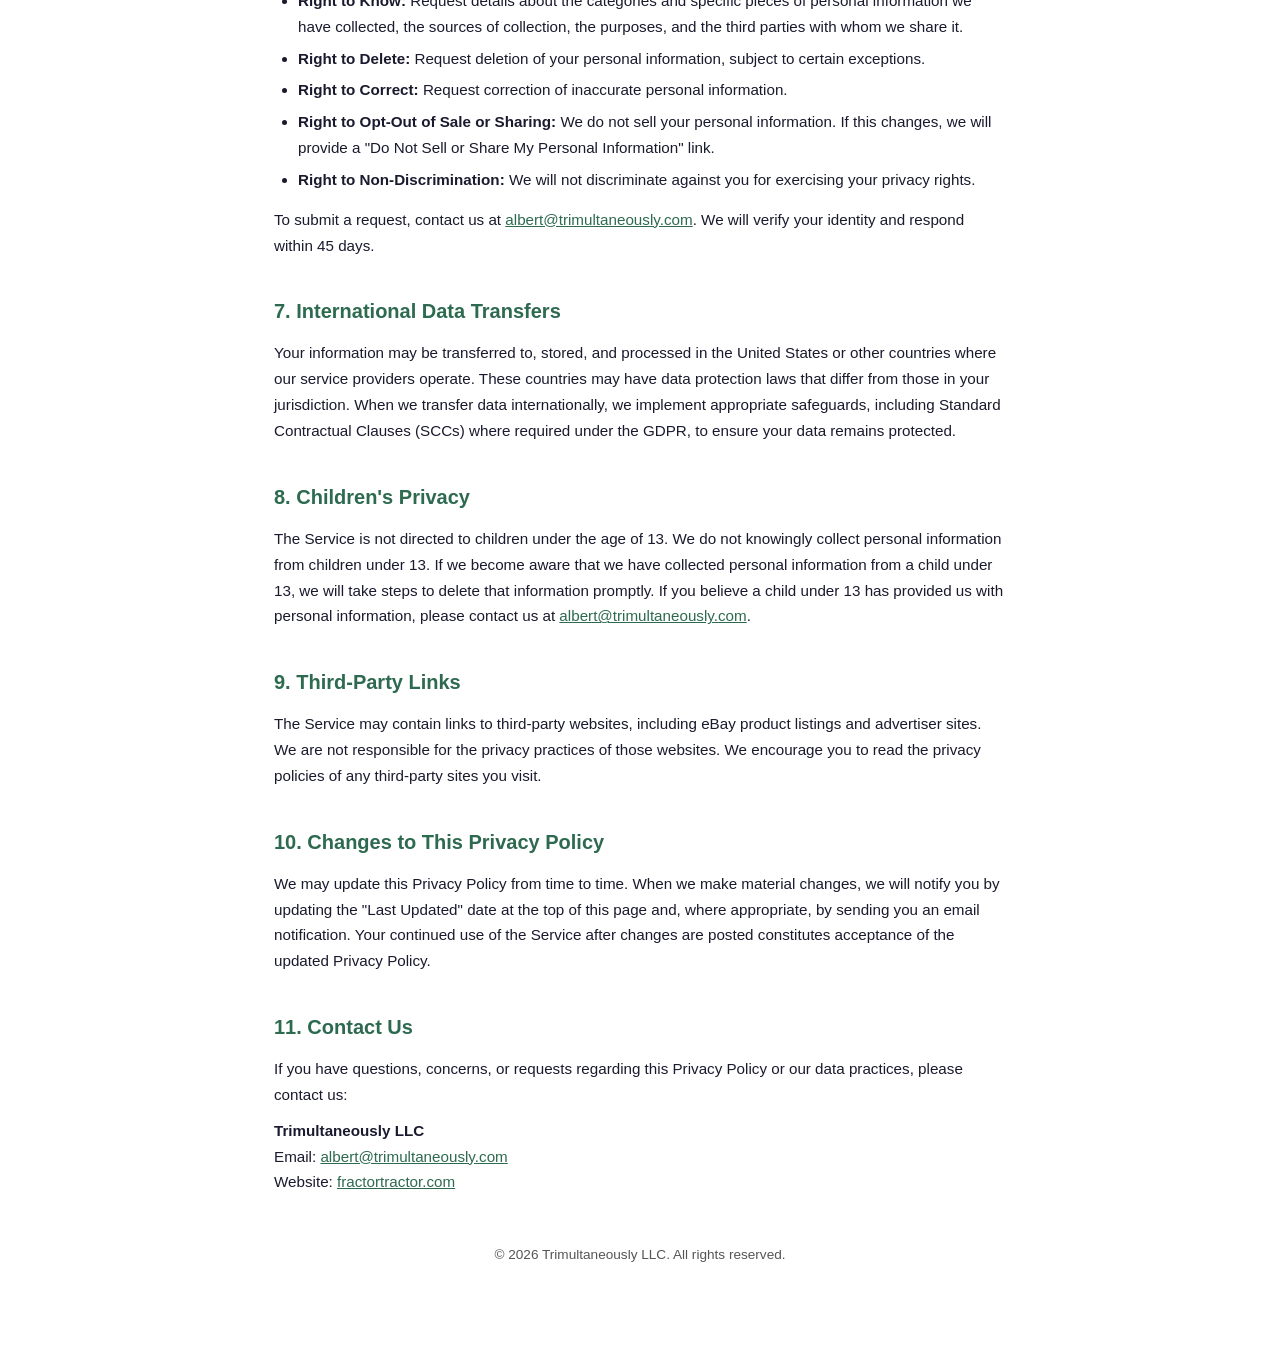
<file: privacy.html>
<!DOCTYPE html>
<html lang="en">
<head>
  <meta charset="UTF-8">
  <meta name="viewport" content="width=device-width, initial-scale=1.0">
  <title>Privacy Policy — Fractor Tractor</title>
  <style>
    :root {
      --bg: #ffffff;
      --text: #1a1a2e;
      --muted: #555;
      --accent: #2d6a4f;
      --border: #e0e0e0;
      --section-bg: #f8f9fa;
    }
    * { margin: 0; padding: 0; box-sizing: border-box; }
    body {
      font-family: -apple-system, BlinkMacSystemFont, "Segoe UI", Roboto, "Helvetica Neue", Arial, sans-serif;
      background: var(--bg);
      color: var(--text);
      line-height: 1.7;
      padding: 0;
    }
    .header {
      background: var(--accent);
      color: #fff;
      padding: 48px 24px 40px;
      text-align: center;
    }
    .header h1 { font-size: 2rem; font-weight: 700; margin-bottom: 8px; }
    .header p { font-size: 0.95rem; opacity: 0.85; }
    .container {
      max-width: 780px;
      margin: 0 auto;
      padding: 40px 24px 80px;
    }
    h2 {
      font-size: 1.25rem;
      font-weight: 600;
      margin: 36px 0 12px;
      color: var(--accent);
    }
    h3 {
      font-size: 1.05rem;
      font-weight: 600;
      margin: 20px 0 8px;
    }
    p, li { font-size: 0.95rem; color: var(--text); margin-bottom: 10px; }
    ul { padding-left: 24px; margin-bottom: 14px; }
    li { margin-bottom: 6px; }
    table {
      width: 100%;
      border-collapse: collapse;
      margin: 16px 0 24px;
      font-size: 0.9rem;
    }
    th, td {
      text-align: left;
      padding: 10px 14px;
      border: 1px solid var(--border);
    }
    th { background: var(--section-bg); font-weight: 600; }
    a { color: var(--accent); }
    .effective { text-align: center; margin-top: 48px; font-size: 0.85rem; color: var(--muted); }
  </style>
</head>
<body>

<div class="header">
  <h1>Privacy Policy</h1>
  <p>Fractor Tractor &mdash; operated by Trimultaneously LLC</p>
</div>

<div class="container">

<p><strong>Effective Date:</strong> April 3, 2026<br>
<strong>Last Updated:</strong> August 14, 2026</p>

<p>Trimultaneously LLC ("we," "us," or "our") operates Fractor Tractor, a digital collectors application that lets you load, organize, verify, and share your collections. This Privacy Policy explains how we collect, use, disclose, and protect your personal information when you use our website, mobile application, and related services (collectively, the "Service") available at <strong>fractortractor.com</strong>.</p>

<p>By accessing or using the Service, you agree to the collection and use of information in accordance with this Privacy Policy. If you do not agree, please do not use the Service.</p>

<h2>1. Information We Collect</h2>

<h3>1.1 Information You Provide Directly</h3>
<ul>
  <li><strong>Account Information:</strong> When you create an account, we collect your name, email address, username, and password. If you sign in through a third-party provider (such as Google or Apple), we receive your name, email address, and profile identifier from that provider.</li>
  <li><strong>Collection Data:</strong> Items you add to your collections, including titles, descriptions, categories, condition notes, valuations, and any photographs or images you upload.</li>
  <li><strong>Profile &amp; Sharing Preferences:</strong> Display name, profile information, and your chosen sharing settings that control what other users can see about your collections.</li>
  <li><strong>Communications:</strong> Messages you send to us through support channels, feedback forms, or email.</li>
  <li><strong>Payment &amp; Billing Information (Future):</strong> When payment features are introduced, we will collect billing details such as payment card information, billing address, and transaction history. Payment processing will be handled by Stripe, and we will not store your full card number on our servers.</li>
  <li><strong>Mailing Address (Future):</strong> If physical shipping or verification features are introduced, we may collect your mailing address.</li>
</ul>

<h3>1.2 Information Collected Automatically</h3>
<ul>
  <li><strong>Device Information:</strong> Device type, operating system, browser type and version, unique device identifiers, and mobile network information.</li>
  <li><strong>Usage Data:</strong> Pages viewed, features used, search queries, clickstream data, session duration, and interactions within the Service.</li>
  <li><strong>Location Data:</strong> Approximate geographic location derived from your IP address or, with your consent, more precise location data from your mobile device.</li>
  <li><strong>Log Data:</strong> IP address, access times, referring URLs, and error logs.</li>
</ul>

<h3>1.3 Cookies and Similar Technologies</h3>
<p>We use cookies, pixels, and similar tracking technologies to operate the Service, remember your preferences, analyze usage, and deliver relevant advertising. The types of cookies we use include:</p>
<ul>
  <li><strong>Essential Cookies:</strong> Required for the Service to function (e.g., authentication, security).</li>
  <li><strong>Analytics Cookies:</strong> Help us understand how you use the Service so we can improve it.</li>
  <li><strong>Advertising &amp; Marketing Cookies:</strong> Used to deliver and measure the effectiveness of advertising campaigns.</li>
</ul>
<p>You can manage your cookie preferences through your browser settings. Disabling certain cookies may affect the functionality of the Service.</p>

<h2>2. How We Use Your Information</h2>
<p>We use the information we collect for the following purposes:</p>
<ul>
  <li><strong>Provide &amp; Operate the Service:</strong> Create and manage your account, display your collections, enable sharing features, and process searches (including product searches via third-party APIs such as eBay).</li>
  <li><strong>Improve &amp; Personalize:</strong> Analyze usage patterns, troubleshoot issues, develop new features, and tailor the experience to your preferences.</li>
  <li><strong>Communications:</strong> Send transactional emails (account confirmations, security alerts), respond to support requests, and, with your consent, send marketing communications.</li>
  <li><strong>Security &amp; Fraud Prevention:</strong> Detect and prevent unauthorized access, abuse, or fraudulent activity.</li>
  <li><strong>Advertising:</strong> Measure and optimize advertising campaigns across platforms.</li>
  <li><strong>Legal Compliance:</strong> Comply with applicable laws, regulations, and legal processes.</li>
</ul>

<h2>3. How We Share Your Information</h2>
<p>We do not sell your personal information. We may share your information in the following circumstances:</p>

<h3>3.1 With Your Consent or at Your Direction</h3>
<p>When you choose to share your collections publicly or with specific users, the collection data and profile information you have configured as visible will be accessible to those users.</p>

<h3>3.2 Third-Party Service Providers</h3>
<p>We share information with trusted third-party companies that help us operate and improve the Service. These providers are contractually obligated to use your information only for the purposes we specify.</p>

<table>
  <thead>
    <tr><th>Provider</th><th>Purpose</th><th>Data Shared</th></tr>
  </thead>
  <tbody>
    <tr><td>Amazon Web Services (AWS)</td><td>Cloud hosting &amp; storage</td><td>All data processed through the Service</td></tr>
    <tr><td>Cloudflare</td><td>Content delivery, security &amp; DNS</td><td>IP address, request data</td></tr>
    <tr><td>Firebase (Google)</td><td>Authentication, database &amp; app infrastructure</td><td>Account data, usage data, device info</td></tr>
    <tr><td>Stripe</td><td>Payment processing (future)</td><td>Billing &amp; payment information</td></tr>
    <tr><td>Google Analytics</td><td>Usage analytics</td><td>Usage data, device info, IP address</td></tr>
    <tr><td>Google Tag Manager</td><td>Tag &amp; event management</td><td>Usage data, page interactions</td></tr>
    <tr><td>SendGrid (Twilio)</td><td>Transactional email delivery</td><td>Email address, name</td></tr>
    <tr><td>Twilio</td><td>SMS &amp; communication services</td><td>Phone number (if provided), message content</td></tr>
    <tr><td>eBay (Browse API)</td><td>Product search &amp; image retrieval</td><td>Search queries (no personal data shared)</td></tr>
    <tr><td>Google (Auth)</td><td>Social sign-in</td><td>Authentication tokens, email, name</td></tr>
    <tr><td>Apple (Auth)</td><td>Social sign-in</td><td>Authentication tokens, email, name</td></tr>
  </tbody>
</table>

<h3>3.3 Advertising Partners</h3>
<p>We work with the following advertising platforms which may collect information through cookies and tracking technologies on the Service:</p>
<ul>
  <li>Google Ads</li>
  <li>Meta Ads (Facebook / Instagram)</li>
  <li>Reddit Ads</li>
  <li>Microsoft Advertising (Bing Ads)</li>
  <li>Apple Search Ads</li>
</ul>
<p>These partners may use this information to deliver targeted advertising to you on and off our Service. Please refer to each partner's privacy policy for details on their data practices and your opt-out options.</p>

<h3>3.4 Legal Requirements</h3>
<p>We may disclose your information if required to do so by law, or if we believe in good faith that such action is necessary to comply with legal obligations, protect our rights or safety, or investigate potential violations of our Terms of Service.</p>

<h3>3.5 Business Transfers</h3>
<p>In the event of a merger, acquisition, or sale of all or a portion of our assets, your information may be transferred as part of that transaction. We will notify you of any such change via email or prominent notice on the Service.</p>

<h2>4. Data Retention</h2>
<p>We retain your personal information for as long as your account is active or as needed to provide the Service. If you delete your account, we will delete or anonymize your personal information within 90 days, except where we are required to retain it for legal, accounting, or security purposes. Anonymized and aggregated data that can no longer identify you may be retained indefinitely for analytics and product improvement.</p>

<h2>5. Data Security</h2>
<p>We implement industry-standard technical and organizational measures to protect your personal information, including encryption in transit (TLS/SSL), encryption at rest, access controls, and regular security assessments. However, no method of transmission or storage is 100% secure, and we cannot guarantee absolute security.</p>

<h2>6. Your Privacy Rights</h2>

<h3>6.1 General Rights (All Users)</h3>
<p>Regardless of your location, you may:</p>
<ul>
  <li>Access, update, or correct your account information through your account settings.</li>
  <li>Delete your account at any time from within the app (Settings &rarr; Account &rarr; Delete Account) or by contacting us at the email address below. Deleting your account permanently removes your personal information as described in Section 4.</li>
  <li>Opt out of marketing communications by clicking "unsubscribe" in any marketing email.</li>
  <li>Manage cookie preferences through your browser settings.</li>
</ul>

<h3>6.2 Rights Under the General Data Protection Regulation (GDPR)</h3>
<p>If you are located in the European Economic Area (EEA), the United Kingdom, or Switzerland, you have the following additional rights under the GDPR:</p>
<ul>
  <li><strong>Right of Access:</strong> Request a copy of the personal data we hold about you.</li>
  <li><strong>Right to Rectification:</strong> Request correction of inaccurate or incomplete data.</li>
  <li><strong>Right to Erasure ("Right to Be Forgotten"):</strong> Request deletion of your personal data, subject to certain exceptions.</li>
  <li><strong>Right to Restrict Processing:</strong> Request that we limit how we use your data.</li>
  <li><strong>Right to Data Portability:</strong> Receive your data in a structured, commonly used, machine-readable format.</li>
  <li><strong>Right to Object:</strong> Object to processing based on legitimate interests or for direct marketing purposes.</li>
  <li><strong>Right to Withdraw Consent:</strong> Where processing is based on consent, you may withdraw it at any time.</li>
</ul>
<p>Our legal bases for processing your data include: performance of a contract (providing the Service), legitimate interests (improving and securing the Service), consent (marketing communications and certain cookies), and compliance with legal obligations.</p>
<p>To exercise any of these rights, contact us at <a href="mailto:albert@trimultaneously.com">albert@trimultaneously.com</a>. We will respond within 30 days.</p>

<h3>6.3 Rights Under the California Consumer Privacy Act (CCPA / CPRA)</h3>
<p>If you are a California resident, you have the following rights:</p>
<ul>
  <li><strong>Right to Know:</strong> Request details about the categories and specific pieces of personal information we have collected, the sources of collection, the purposes, and the third parties with whom we share it.</li>
  <li><strong>Right to Delete:</strong> Request deletion of your personal information, subject to certain exceptions.</li>
  <li><strong>Right to Correct:</strong> Request correction of inaccurate personal information.</li>
  <li><strong>Right to Opt-Out of Sale or Sharing:</strong> We do not sell your personal information. If this changes, we will provide a "Do Not Sell or Share My Personal Information" link.</li>
  <li><strong>Right to Non-Discrimination:</strong> We will not discriminate against you for exercising your privacy rights.</li>
</ul>
<p>To submit a request, contact us at <a href="mailto:albert@trimultaneously.com">albert@trimultaneously.com</a>. We will verify your identity and respond within 45 days.</p>

<h2>7. International Data Transfers</h2>
<p>Your information may be transferred to, stored, and processed in the United States or other countries where our service providers operate. These countries may have data protection laws that differ from those in your jurisdiction. When we transfer data internationally, we implement appropriate safeguards, including Standard Contractual Clauses (SCCs) where required under the GDPR, to ensure your data remains protected.</p>

<h2>8. Children's Privacy</h2>
<p>The Service is not directed to children under the age of 13. We do not knowingly collect personal information from children under 13. If we become aware that we have collected personal information from a child under 13, we will take steps to delete that information promptly. If you believe a child under 13 has provided us with personal information, please contact us at <a href="mailto:albert@trimultaneously.com">albert@trimultaneously.com</a>.</p>

<h2>9. Third-Party Links</h2>
<p>The Service may contain links to third-party websites, including eBay product listings and advertiser sites. We are not responsible for the privacy practices of those websites. We encourage you to read the privacy policies of any third-party sites you visit.</p>

<h2>10. Changes to This Privacy Policy</h2>
<p>We may update this Privacy Policy from time to time. When we make material changes, we will notify you by updating the "Last Updated" date at the top of this page and, where appropriate, by sending you an email notification. Your continued use of the Service after changes are posted constitutes acceptance of the updated Privacy Policy.</p>

<h2>11. Contact Us</h2>
<p>If you have questions, concerns, or requests regarding this Privacy Policy or our data practices, please contact us:</p>
<p>
  <strong>Trimultaneously LLC</strong><br>
  Email: <a href="mailto:albert@trimultaneously.com">albert@trimultaneously.com</a><br>
  Website: <a href="https://fractortractor.com">fractortractor.com</a>
</p>

<p class="effective">© 2026 Trimultaneously LLC. All rights reserved.</p>

</div>
</body>
</html>
</file>
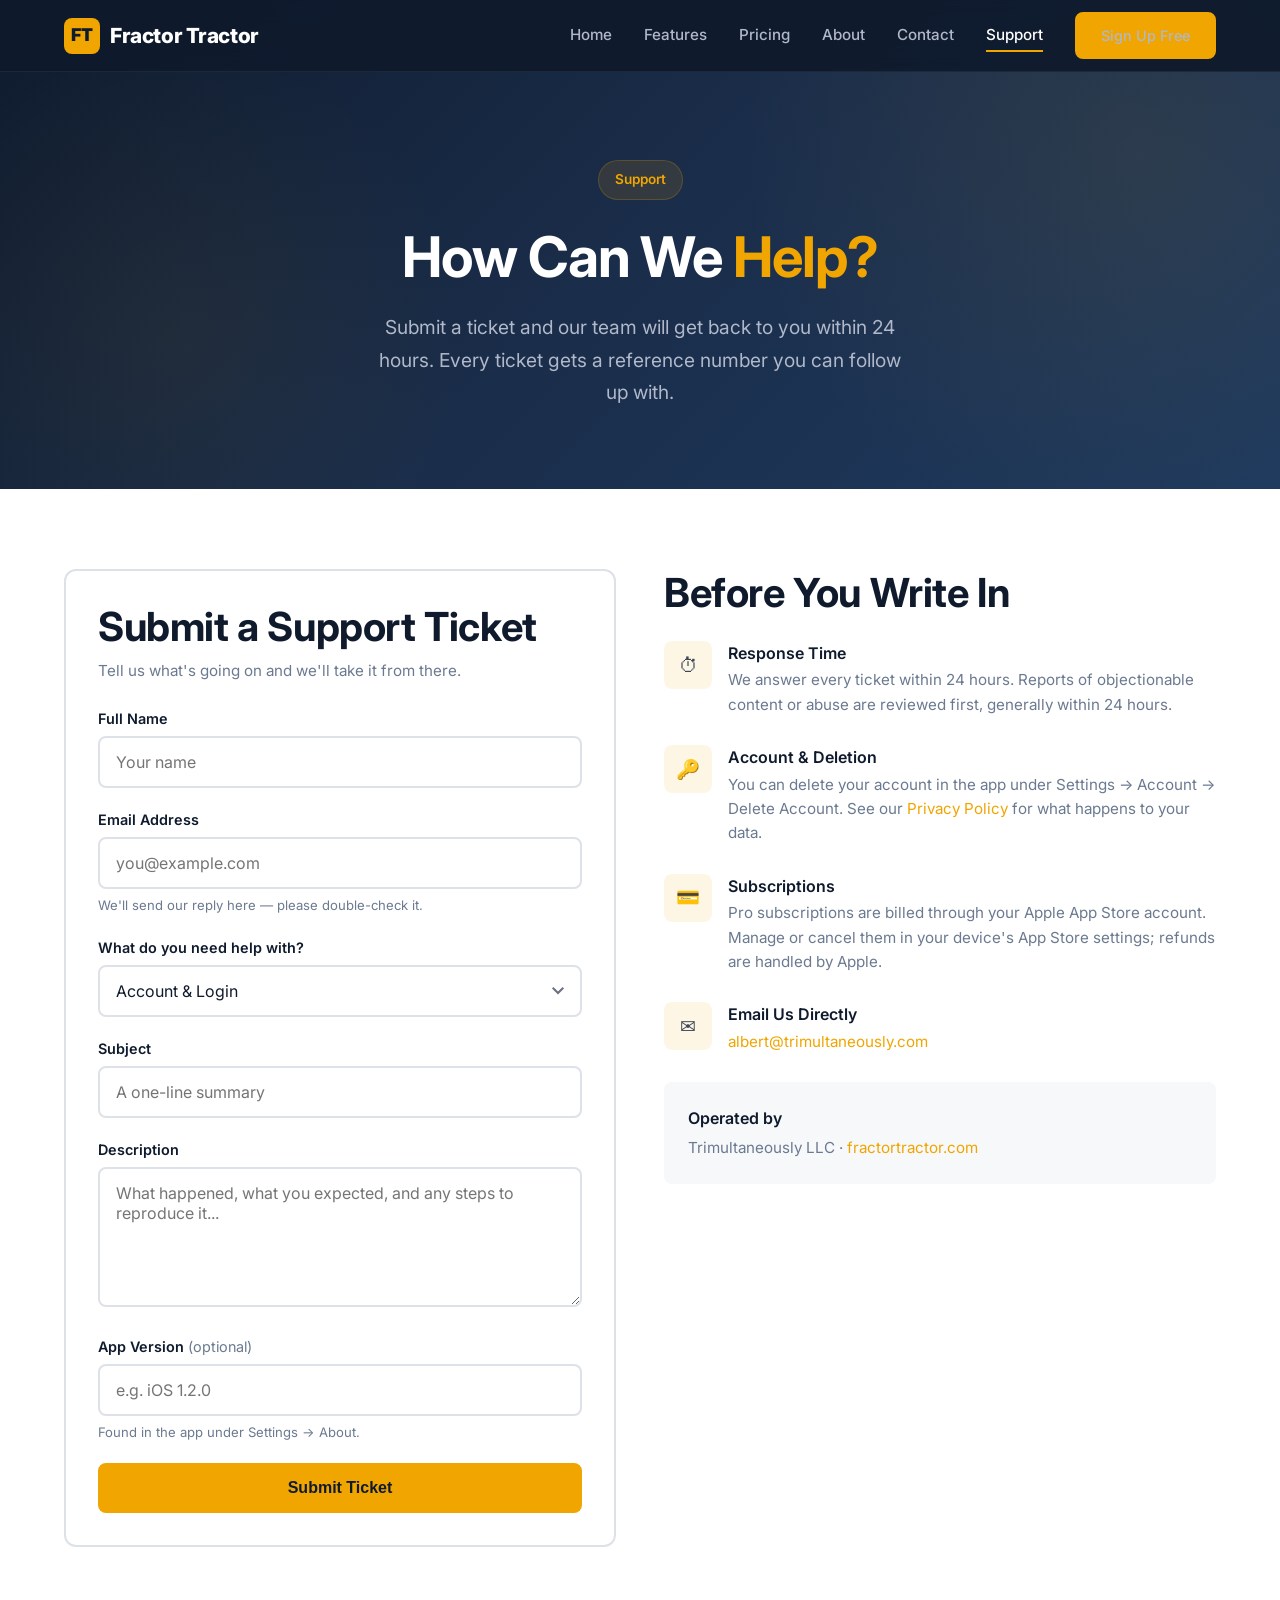
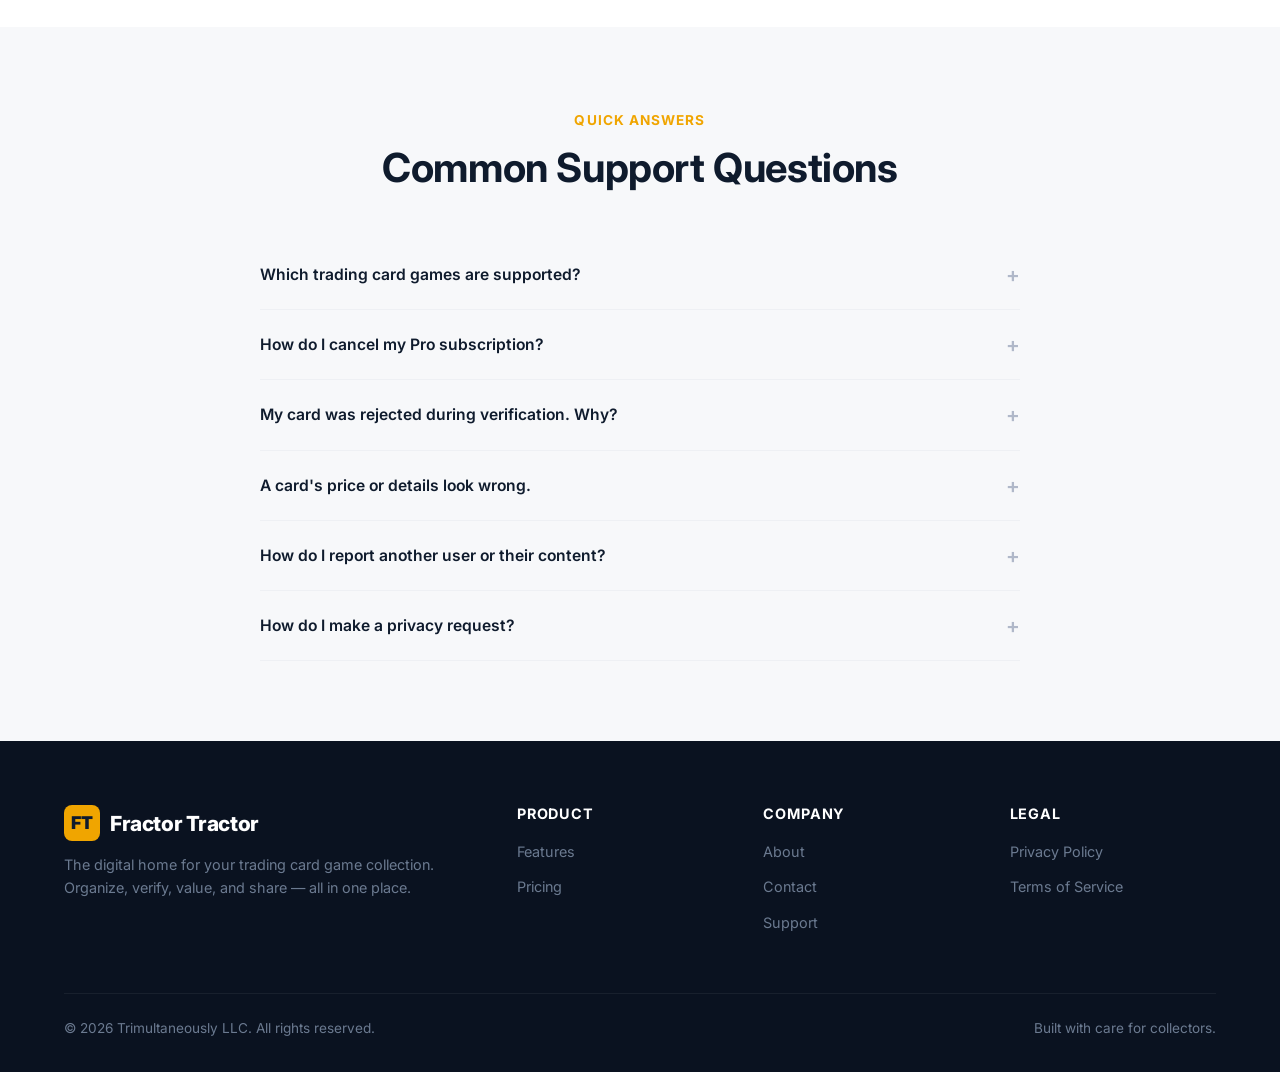
<file: support.html>
<!DOCTYPE html>
<html lang="en">
<head>
  <meta charset="UTF-8">
  <meta name="viewport" content="width=device-width, initial-scale=1.0">
  <title>Support — Fractor Tractor</title>
  <meta name="description" content="Get help with Fractor Tractor. Submit a support ticket and our team will respond within 24 hours.">
  <link rel="preconnect" href="https://fonts.googleapis.com">
  <link rel="preconnect" href="https://fonts.gstatic.com" crossorigin>
  <link href="https://fonts.googleapis.com/css2?family=Inter:wght@400;500;600;700;800&display=swap" rel="stylesheet">
  <link rel="stylesheet" href="css/style.css">
  <style>
    .ticket-panel {
      background: var(--color-white);
      border: 2px solid var(--color-gray-200);
      border-radius: var(--radius);
      padding: 32px;
    }
    .ticket-status {
      display: none;
      border-radius: var(--radius-sm);
      padding: 20px 24px;
      margin-bottom: 24px;
      font-size: 0.95rem;
      line-height: 1.6;
    }
    .ticket-status--error {
      display: block;
      background: rgba(239,68,68,0.08);
      border: 1px solid rgba(239,68,68,0.3);
      color: #991b1b;
    }
    .ticket-status--error a { color: #991b1b; font-weight: 600; }

    .ticket-confirmation {
      display: none;
      text-align: center;
      padding: 8px 0 4px;
    }
    .ticket-confirmation--visible { display: block; }
    .ticket-confirmation__check {
      width: 64px;
      height: 64px;
      border-radius: 50%;
      background: rgba(34,197,94,0.12);
      color: var(--color-success);
      font-size: 2rem;
      display: flex;
      align-items: center;
      justify-content: center;
      margin: 0 auto 20px;
    }
    .ticket-confirmation h2 { margin-bottom: 10px; }
    .ticket-confirmation p {
      color: var(--color-gray-500);
      font-size: 0.98rem;
      line-height: 1.7;
      max-width: 460px;
      margin: 0 auto 12px;
    }
    .ticket-reference {
      display: inline-block;
      background: var(--color-off-white);
      border: 1px dashed var(--color-gray-300);
      border-radius: var(--radius-sm);
      padding: 14px 28px;
      margin: 12px 0 20px;
      font-size: 1.35rem;
      font-weight: 800;
      letter-spacing: 0.06em;
      color: var(--color-primary);
    }
    .ticket-reference__label {
      display: block;
      font-size: 0.7rem;
      font-weight: 600;
      letter-spacing: 0.1em;
      text-transform: uppercase;
      color: var(--color-gray-500);
      margin-bottom: 4px;
    }

    .form__select {
      width: 100%;
      padding: 14px 16px;
      border: 2px solid var(--color-gray-200);
      border-radius: var(--radius-sm);
      font-size: 1rem;
      font-family: var(--font-body);
      background: var(--color-white);
      color: var(--color-primary);
      transition: var(--transition);
      appearance: none;
      background-image: url("data:image/svg+xml;charset=utf-8,%3Csvg xmlns='http://www.w3.org/2000/svg' width='12' height='8' viewBox='0 0 12 8'%3E%3Cpath fill='%236b7280' d='M1.4 0 6 4.6 10.6 0 12 1.4 6 7.4 0 1.4z'/%3E%3C/svg%3E");
      background-repeat: no-repeat;
      background-position: right 16px center;
    }
    .form__select:focus {
      outline: none;
      border-color: var(--color-accent);
      box-shadow: 0 0 0 3px rgba(240,165,0,0.1);
    }
    .form__hint {
      font-size: 0.82rem;
      color: var(--color-gray-500);
      margin-top: 6px;
    }
    .form__honeypot {
      position: absolute;
      left: -9999px;
      width: 1px;
      height: 1px;
      overflow: hidden;
    }

    .support-hours {
      background: var(--color-off-white);
      border-radius: var(--radius-sm);
      padding: 24px;
      margin-top: 8px;
    }

    .faq { max-width: 100%; }
    .faq__item { border-bottom: 1px solid var(--color-gray-100); }
    .faq__question {
      display: flex;
      justify-content: space-between;
      align-items: center;
      gap: 16px;
      padding: 18px 0;
      cursor: pointer;
      font-weight: 600;
      font-size: 0.98rem;
      color: var(--color-primary);
    }
    .faq__question::after {
      content: '+';
      font-size: 1.3rem;
      color: var(--color-gray-300);
      transition: var(--transition);
      flex-shrink: 0;
    }
    .faq__item.open .faq__question::after {
      content: '\2212';
      color: var(--color-accent);
    }
    .faq__answer { max-height: 0; overflow: hidden; transition: max-height 0.3s ease; }
    .faq__item.open .faq__answer { max-height: 260px; }
    .faq__answer p {
      padding-bottom: 18px;
      color: var(--color-gray-500);
      font-size: 0.93rem;
      line-height: 1.7;
    }
  </style>
</head>
<body>

  <!-- Navigation -->
  <nav class="nav">
    <div class="nav__inner">
      <a href="index.html" class="nav__logo">
        <div class="nav__logo-icon">FT</div>
        Fractor Tractor
      </a>
      <div class="nav__links">
        <a href="index.html">Home</a>
        <a href="features.html">Features</a>
        <a href="pricing.html">Pricing</a>
        <a href="about.html">About</a>
        <a href="contact.html">Contact</a>
        <a href="support.html" class="active">Support</a>
        <a href="https://app.fractortractor.com" class="btn btn--primary nav__cta">Sign Up Free</a>
      </div>
      <button class="nav__toggle" aria-label="Toggle menu" aria-expanded="false">
        <span></span><span></span><span></span>
      </button>
    </div>
  </nav>

  <!-- Page Header -->
  <section class="hero" style="min-height:auto;padding:160px 0 80px;">
    <div class="container" style="text-align:center;">
      <div class="hero__content" style="max-width:640px;margin:0 auto;">
        <span class="hero__badge">Support</span>
        <h1 style="color:var(--color-white);">How Can We <span>Help?</span></h1>
        <p class="hero__subtitle" style="margin:16px auto 0;">Submit a ticket and our team will get back to you within 24 hours. Every ticket gets a reference number you can follow up with.</p>
      </div>
    </div>
  </section>

  <!-- Ticket Form -->
  <section>
    <div class="container">
      <div class="contact-grid">
        <!-- Form / Confirmation -->
        <div>
          <div class="ticket-panel">
            <!-- Shown only if a submission fails -->
            <div class="ticket-status" id="ticketError" role="alert"></div>

            <!-- Shown only after the server confirms delivery -->
            <div class="ticket-confirmation" id="ticketConfirmation" role="status" aria-live="polite">
              <div class="ticket-confirmation__check">&#10003;</div>
              <h2>Your ticket was sent</h2>
              <p>We've received your request and emailed a copy to our support team. Hold on to your reference number:</p>
              <div class="ticket-reference">
                <span class="ticket-reference__label">Ticket Reference</span>
                <span id="ticketReference">FT-000000</span>
              </div>
              <p>We reply to every ticket within 24 hours, at the email address you gave us. If you need to add anything, just reply to our response or quote this reference.</p>
              <button type="button" class="btn btn--outline" id="ticketReset" style="margin-top:8px;">Submit Another Ticket</button>
            </div>

            <!-- The form itself -->
            <div id="ticketFormWrap">
              <h2 style="margin-bottom:8px;">Submit a Support Ticket</h2>
              <p style="color:var(--color-gray-500);font-size:0.95rem;margin-bottom:24px;">Tell us what's going on and we'll take it from there.</p>
              <form id="supportForm" novalidate>
                <div class="form__group">
                  <label class="form__label" for="supportName">Full Name</label>
                  <input class="form__input" type="text" id="supportName" name="name" placeholder="Your name" maxlength="100" required>
                </div>
                <div class="form__group">
                  <label class="form__label" for="supportEmail">Email Address</label>
                  <input class="form__input" type="email" id="supportEmail" name="email" placeholder="you@example.com" maxlength="200" required>
                  <p class="form__hint">We'll send our reply here — please double-check it.</p>
                </div>
                <div class="form__group">
                  <label class="form__label" for="supportCategory">What do you need help with?</label>
                  <select class="form__select" id="supportCategory" name="category" required>
                    <option value="Account &amp; Login">Account &amp; Login</option>
                    <option value="Billing &amp; Subscription">Billing &amp; Subscription</option>
                    <option value="Card Verification">Card Verification</option>
                    <option value="Card Data &amp; Pricing">Card Data &amp; Pricing</option>
                    <option value="Bug Report">Bug Report</option>
                    <option value="Feature Request">Feature Request</option>
                    <option value="Privacy Request">Privacy Request</option>
                    <option value="Other">Other</option>
                  </select>
                </div>
                <div class="form__group">
                  <label class="form__label" for="supportSubject">Subject</label>
                  <input class="form__input" type="text" id="supportSubject" name="subject" placeholder="A one-line summary" maxlength="150" required>
                </div>
                <div class="form__group">
                  <label class="form__label" for="supportMessage">Description</label>
                  <textarea class="form__textarea" id="supportMessage" name="message" placeholder="What happened, what you expected, and any steps to reproduce it..." maxlength="5000" required></textarea>
                </div>
                <div class="form__group">
                  <label class="form__label" for="supportVersion">App Version <span style="font-weight:400;color:var(--color-gray-500);">(optional)</span></label>
                  <input class="form__input" type="text" id="supportVersion" name="appVersion" placeholder="e.g. iOS 1.2.0" maxlength="50">
                  <p class="form__hint">Found in the app under Settings &rarr; About.</p>
                </div>
                <div class="form__honeypot" aria-hidden="true">
                  <label for="supportCompany">Company</label>
                  <input type="text" id="supportCompany" name="company" tabindex="-1" autocomplete="off">
                </div>
                <button type="submit" class="btn btn--primary" style="width:100%;" id="supportSubmit">Submit Ticket</button>
              </form>
            </div>
          </div>
        </div>

        <!-- Help Info -->
        <div>
          <h2 style="margin-bottom:24px;">Before You Write In</h2>

          <div class="contact-info__item">
            <div class="contact-info__icon">&#9201;</div>
            <div>
              <div class="contact-info__label">Response Time</div>
              <div class="contact-info__value">We answer every ticket within 24 hours. Reports of objectionable content or abuse are reviewed first, generally within 24 hours.</div>
            </div>
          </div>

          <div class="contact-info__item">
            <div class="contact-info__icon">&#128273;</div>
            <div>
              <div class="contact-info__label">Account &amp; Deletion</div>
              <div class="contact-info__value">You can delete your account in the app under Settings &rarr; Account &rarr; Delete Account. See our <a href="privacy.html" style="color:var(--color-accent);">Privacy Policy</a> for what happens to your data.</div>
            </div>
          </div>

          <div class="contact-info__item">
            <div class="contact-info__icon">&#128179;</div>
            <div>
              <div class="contact-info__label">Subscriptions</div>
              <div class="contact-info__value">Pro subscriptions are billed through your Apple App Store account. Manage or cancel them in your device's App Store settings; refunds are handled by Apple.</div>
            </div>
          </div>

          <div class="contact-info__item">
            <div class="contact-info__icon">&#9993;</div>
            <div>
              <div class="contact-info__label">Email Us Directly</div>
              <div class="contact-info__value"><a href="mailto:albert@trimultaneously.com" style="color:var(--color-accent);">albert@trimultaneously.com</a></div>
            </div>
          </div>

          <div class="support-hours">
            <p style="font-weight:600;color:var(--color-primary);margin-bottom:4px;">Operated by</p>
            <p style="color:var(--color-gray-500);margin:0;font-size:0.95rem;">Trimultaneously LLC &middot; <a href="https://fractortractor.com" style="color:var(--color-accent);">fractortractor.com</a></p>
          </div>
        </div>
      </div>
    </div>
  </section>

  <!-- Common Questions -->
  <section class="section--gray">
    <div class="container">
      <div class="section__header">
        <span class="section__label">Quick Answers</span>
        <h2>Common Support Questions</h2>
      </div>
      <div style="max-width:760px;margin:0 auto;">
        <div class="faq">
          <div class="faq__item">
            <div class="faq__question">Which trading card games are supported?</div>
            <div class="faq__answer"><p>Fractor Tractor supports entertainment trading card games — Pokémon, Magic: The Gathering, Yu-Gi-Oh!, Disney Lorcana, One Piece, and more. We do not currently support sports cards.</p></div>
          </div>
          <div class="faq__item">
            <div class="faq__question">How do I cancel my Pro subscription?</div>
            <div class="faq__answer"><p>Pro is billed through Apple. Open your device's Settings, tap your name, then Subscriptions, and cancel Fractor Tractor there. Your Pro features stay active until the end of the period you've already paid for. Refund requests go through Apple.</p></div>
          </div>
          <div class="faq__item">
            <div class="faq__question">My card was rejected during verification. Why?</div>
            <div class="faq__answer"><p>Verification photos must be captured live in the app, show the whole card, and be sharp enough to read the card name and number. Blurry photos, screenshots, and images from your camera roll are rejected. Submit a ticket with your card name and we'll tell you exactly what went wrong.</p></div>
          </div>
          <div class="faq__item">
            <div class="faq__question">A card's price or details look wrong.</div>
            <div class="faq__answer"><p>Market values come from third-party marketplace data and are informational only — never an appraisal. If a card is matched to the wrong set or printing, send us a ticket with the card name and we'll correct the database entry.</p></div>
          </div>
          <div class="faq__item">
            <div class="faq__question">How do I report another user or their content?</div>
            <div class="faq__answer"><p>Use the report and block controls in the app on any card, collection, or profile. We review reports promptly — generally within 24 hours — and remove content that breaks our <a href="terms.html" style="color:var(--color-accent);">Terms of Service</a>.</p></div>
          </div>
          <div class="faq__item">
            <div class="faq__question">How do I make a privacy request?</div>
            <div class="faq__answer"><p>Choose "Privacy Request" as the category above, or email us with "Privacy Request" in the subject line. See our <a href="privacy.html" style="color:var(--color-accent);">Privacy Policy</a> for the rights available to you.</p></div>
          </div>
        </div>
      </div>
    </div>
  </section>

  <!-- Footer -->
  <footer class="footer">
    <div class="container">
      <div class="footer__grid">
        <div class="footer__brand">
          <div class="nav__logo" style="margin-bottom:4px;">
            <div class="nav__logo-icon">FT</div>
            Fractor Tractor
          </div>
          <p>The digital home for your trading card game collection. Organize, verify, value, and share — all in one place.</p>
        </div>
        <div>
          <h4>Product</h4>
          <ul class="footer__links">
            <li><a href="features.html">Features</a></li>
            <li><a href="pricing.html">Pricing</a></li>
          </ul>
        </div>
        <div>
          <h4>Company</h4>
          <ul class="footer__links">
            <li><a href="about.html">About</a></li>
            <li><a href="contact.html">Contact</a></li>
            <li><a href="support.html">Support</a></li>
          </ul>
        </div>
        <div>
          <h4>Legal</h4>
          <ul class="footer__links">
            <li><a href="privacy.html">Privacy Policy</a></li>
            <li><a href="terms.html">Terms of Service</a></li>
          </ul>
        </div>
      </div>
      <div class="footer__bottom">
        <span>&copy; 2026 Trimultaneously LLC. All rights reserved.</span>
        <span>Built with care for collectors.</span>
      </div>
    </div>
  </footer>

  <script src="js/main.js"></script>
</body>
</html>
</file>
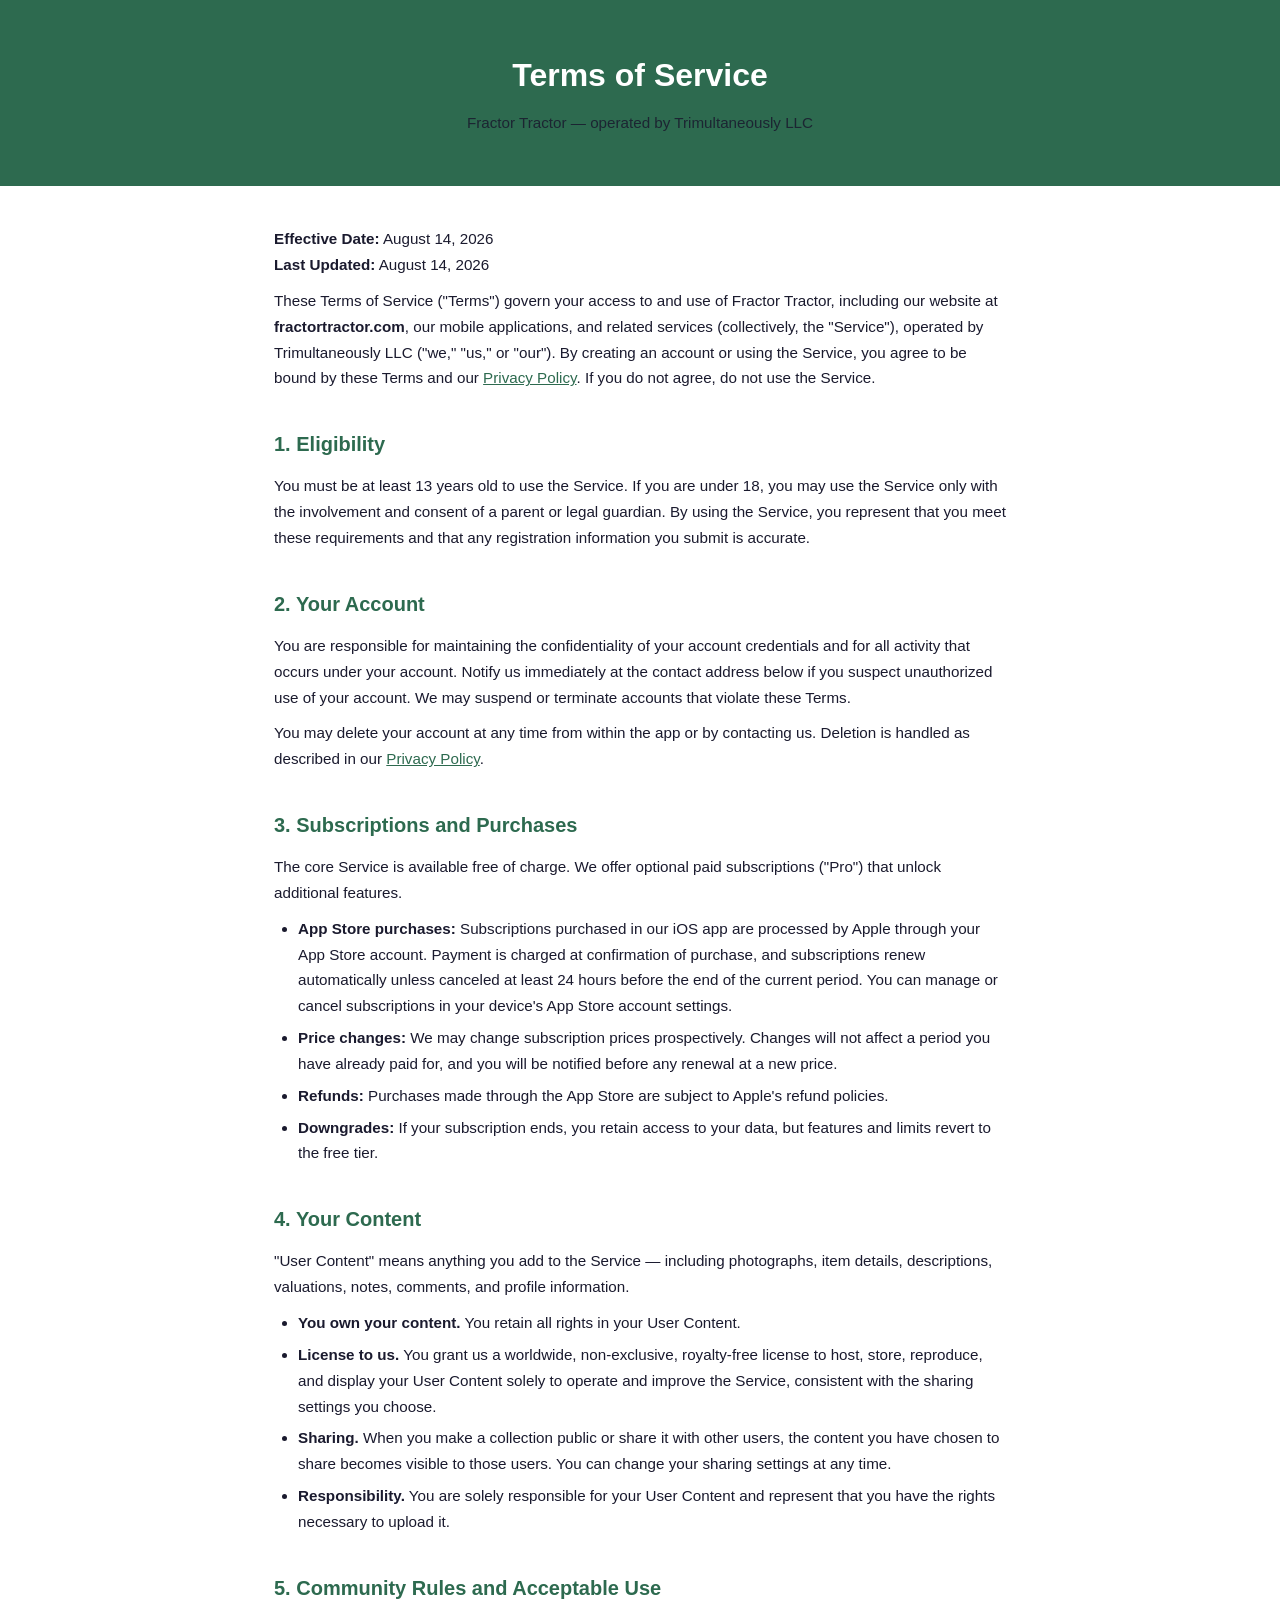
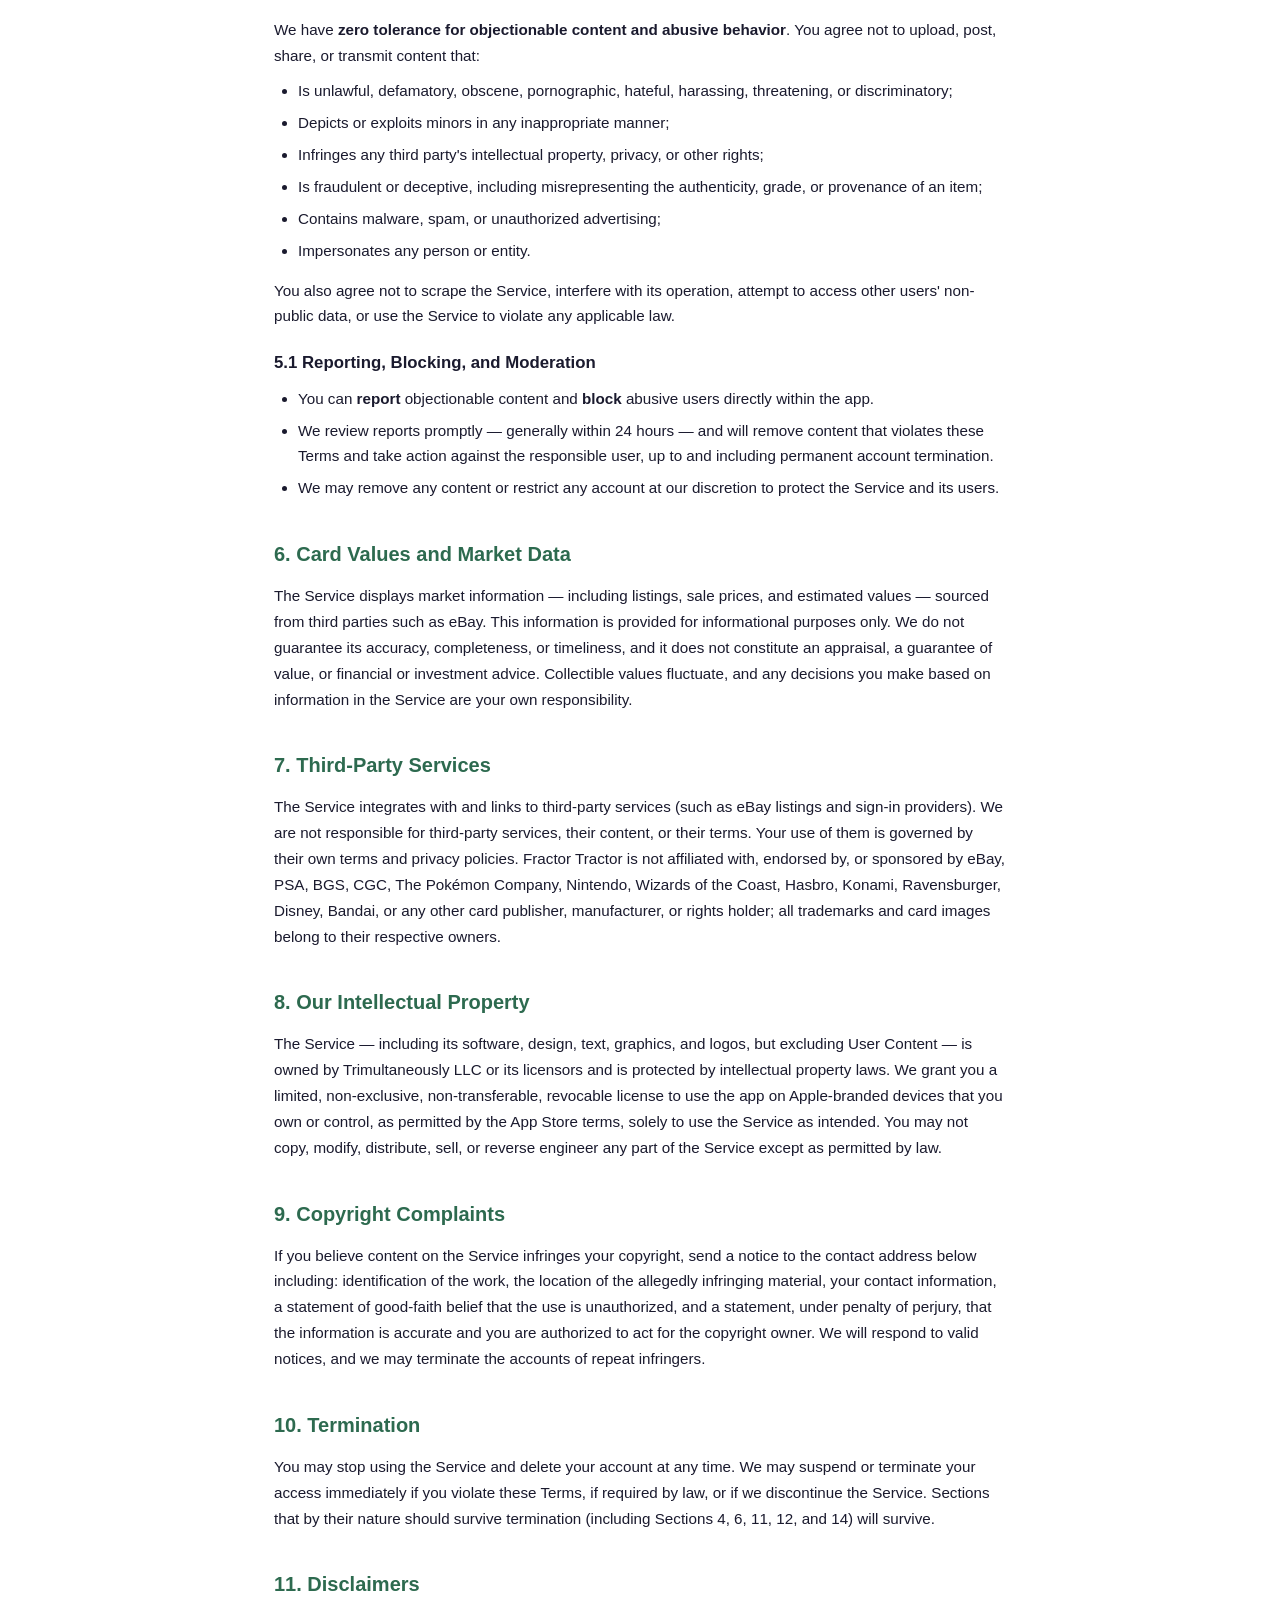
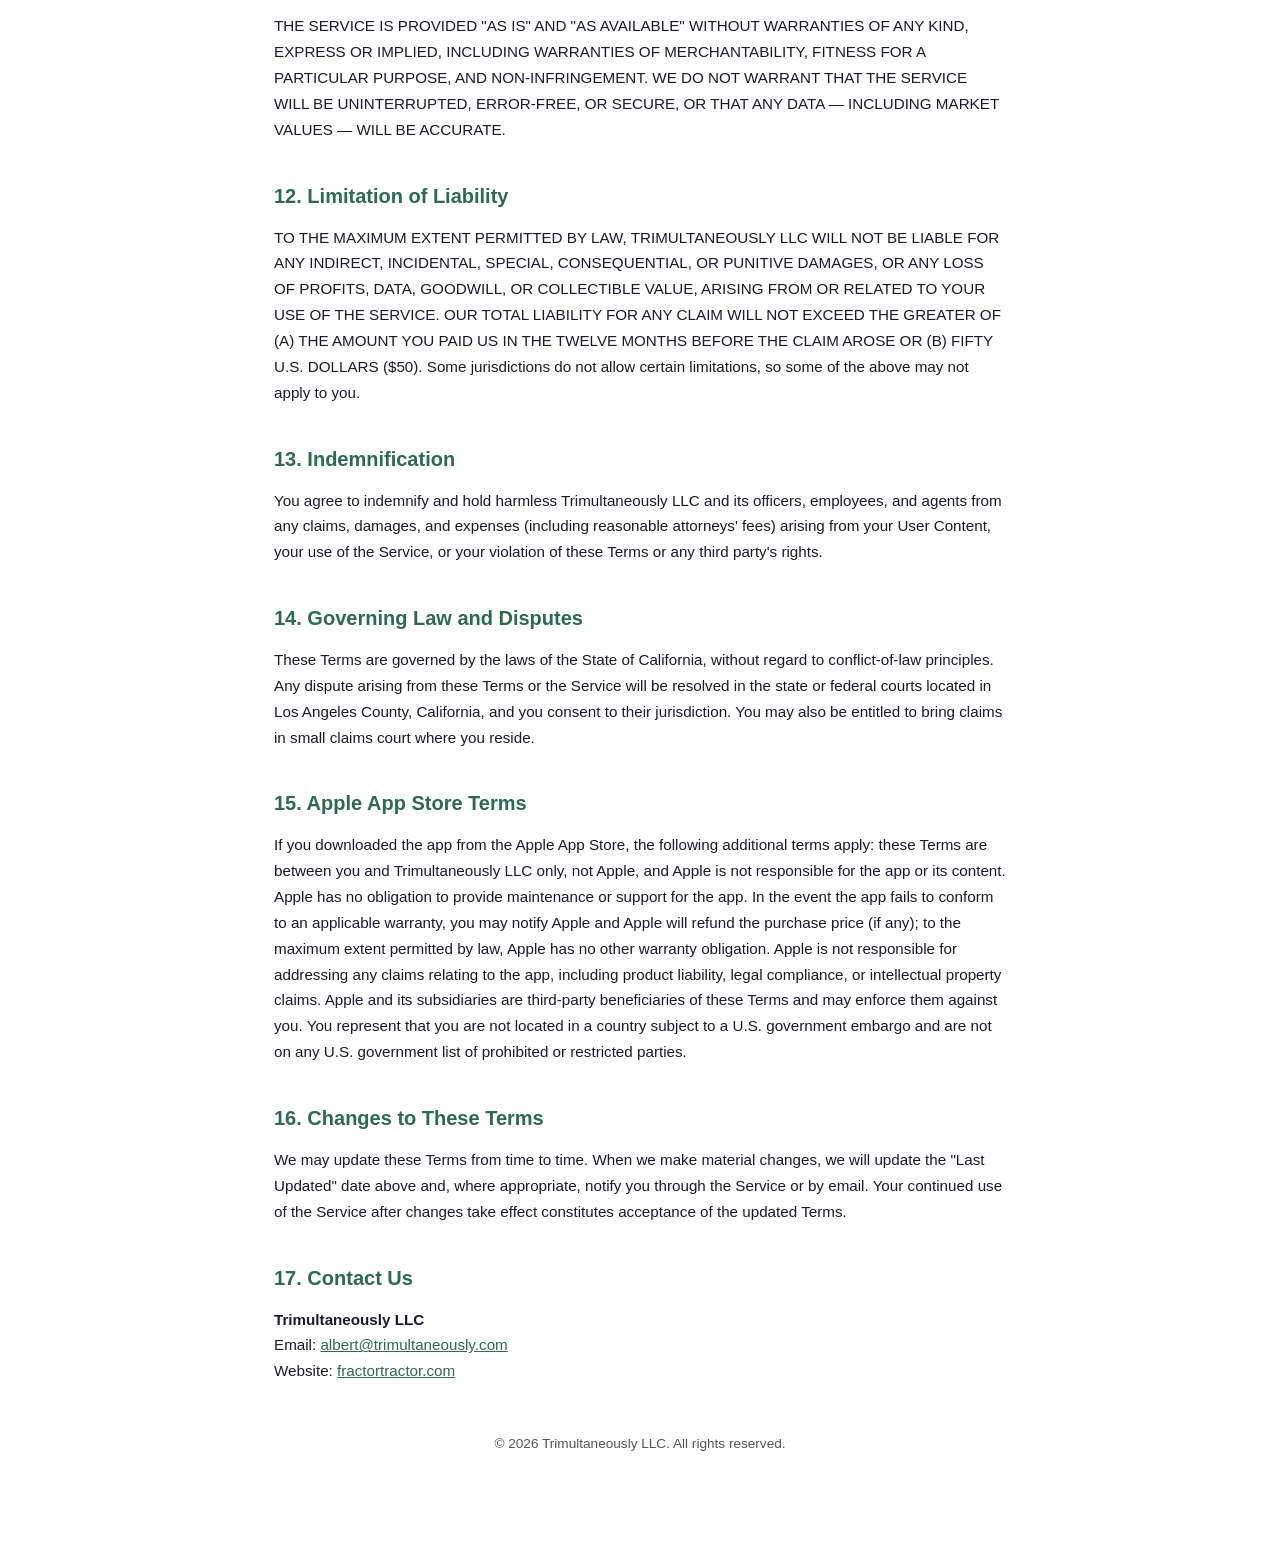
<file: terms.html>
<!DOCTYPE html>
<html lang="en">
<head>
  <meta charset="UTF-8">
  <meta name="viewport" content="width=device-width, initial-scale=1.0">
  <title>Terms of Service — Fractor Tractor</title>
  <style>
    :root {
      --bg: #ffffff;
      --text: #1a1a2e;
      --muted: #555;
      --accent: #2d6a4f;
      --border: #e0e0e0;
      --section-bg: #f8f9fa;
    }
    * { margin: 0; padding: 0; box-sizing: border-box; }
    body {
      font-family: -apple-system, BlinkMacSystemFont, "Segoe UI", Roboto, "Helvetica Neue", Arial, sans-serif;
      background: var(--bg);
      color: var(--text);
      line-height: 1.7;
      padding: 0;
    }
    .header {
      background: var(--accent);
      color: #fff;
      padding: 48px 24px 40px;
      text-align: center;
    }
    .header h1 { font-size: 2rem; font-weight: 700; margin-bottom: 8px; }
    .header p { font-size: 0.95rem; opacity: 0.85; }
    .container {
      max-width: 780px;
      margin: 0 auto;
      padding: 40px 24px 80px;
    }
    h2 {
      font-size: 1.25rem;
      font-weight: 600;
      margin: 36px 0 12px;
      color: var(--accent);
    }
    h3 {
      font-size: 1.05rem;
      font-weight: 600;
      margin: 20px 0 8px;
    }
    p, li { font-size: 0.95rem; color: var(--text); margin-bottom: 10px; }
    ul { padding-left: 24px; margin-bottom: 14px; }
    li { margin-bottom: 6px; }
    a { color: var(--accent); }
    .effective { text-align: center; margin-top: 48px; font-size: 0.85rem; color: var(--muted); }
  </style>
</head>
<body>

<div class="header">
  <h1>Terms of Service</h1>
  <p>Fractor Tractor &mdash; operated by Trimultaneously LLC</p>
</div>

<div class="container">

<p><strong>Effective Date:</strong> August 14, 2026<br>
<strong>Last Updated:</strong> August 14, 2026</p>

<p>These Terms of Service ("Terms") govern your access to and use of Fractor Tractor, including our website at <strong>fractortractor.com</strong>, our mobile applications, and related services (collectively, the "Service"), operated by Trimultaneously LLC ("we," "us," or "our"). By creating an account or using the Service, you agree to be bound by these Terms and our <a href="privacy.html">Privacy Policy</a>. If you do not agree, do not use the Service.</p>

<h2>1. Eligibility</h2>
<p>You must be at least 13 years old to use the Service. If you are under 18, you may use the Service only with the involvement and consent of a parent or legal guardian. By using the Service, you represent that you meet these requirements and that any registration information you submit is accurate.</p>

<h2>2. Your Account</h2>
<p>You are responsible for maintaining the confidentiality of your account credentials and for all activity that occurs under your account. Notify us immediately at the contact address below if you suspect unauthorized use of your account. We may suspend or terminate accounts that violate these Terms.</p>
<p>You may delete your account at any time from within the app or by contacting us. Deletion is handled as described in our <a href="privacy.html">Privacy Policy</a>.</p>

<h2>3. Subscriptions and Purchases</h2>
<p>The core Service is available free of charge. We offer optional paid subscriptions ("Pro") that unlock additional features.</p>
<ul>
  <li><strong>App Store purchases:</strong> Subscriptions purchased in our iOS app are processed by Apple through your App Store account. Payment is charged at confirmation of purchase, and subscriptions renew automatically unless canceled at least 24 hours before the end of the current period. You can manage or cancel subscriptions in your device's App Store account settings.</li>
  <li><strong>Price changes:</strong> We may change subscription prices prospectively. Changes will not affect a period you have already paid for, and you will be notified before any renewal at a new price.</li>
  <li><strong>Refunds:</strong> Purchases made through the App Store are subject to Apple's refund policies.</li>
  <li><strong>Downgrades:</strong> If your subscription ends, you retain access to your data, but features and limits revert to the free tier.</li>
</ul>

<h2>4. Your Content</h2>
<p>"User Content" means anything you add to the Service — including photographs, item details, descriptions, valuations, notes, comments, and profile information.</p>
<ul>
  <li><strong>You own your content.</strong> You retain all rights in your User Content.</li>
  <li><strong>License to us.</strong> You grant us a worldwide, non-exclusive, royalty-free license to host, store, reproduce, and display your User Content solely to operate and improve the Service, consistent with the sharing settings you choose.</li>
  <li><strong>Sharing.</strong> When you make a collection public or share it with other users, the content you have chosen to share becomes visible to those users. You can change your sharing settings at any time.</li>
  <li><strong>Responsibility.</strong> You are solely responsible for your User Content and represent that you have the rights necessary to upload it.</li>
</ul>

<h2>5. Community Rules and Acceptable Use</h2>
<p>We have <strong>zero tolerance for objectionable content and abusive behavior</strong>. You agree not to upload, post, share, or transmit content that:</p>
<ul>
  <li>Is unlawful, defamatory, obscene, pornographic, hateful, harassing, threatening, or discriminatory;</li>
  <li>Depicts or exploits minors in any inappropriate manner;</li>
  <li>Infringes any third party's intellectual property, privacy, or other rights;</li>
  <li>Is fraudulent or deceptive, including misrepresenting the authenticity, grade, or provenance of an item;</li>
  <li>Contains malware, spam, or unauthorized advertising;</li>
  <li>Impersonates any person or entity.</li>
</ul>
<p>You also agree not to scrape the Service, interfere with its operation, attempt to access other users' non-public data, or use the Service to violate any applicable law.</p>

<h3>5.1 Reporting, Blocking, and Moderation</h3>
<ul>
  <li>You can <strong>report</strong> objectionable content and <strong>block</strong> abusive users directly within the app.</li>
  <li>We review reports promptly — generally within 24 hours — and will remove content that violates these Terms and take action against the responsible user, up to and including permanent account termination.</li>
  <li>We may remove any content or restrict any account at our discretion to protect the Service and its users.</li>
</ul>

<h2>6. Card Values and Market Data</h2>
<p>The Service displays market information — including listings, sale prices, and estimated values — sourced from third parties such as eBay. This information is provided for informational purposes only. We do not guarantee its accuracy, completeness, or timeliness, and it does not constitute an appraisal, a guarantee of value, or financial or investment advice. Collectible values fluctuate, and any decisions you make based on information in the Service are your own responsibility.</p>

<h2>7. Third-Party Services</h2>
<p>The Service integrates with and links to third-party services (such as eBay listings and sign-in providers). We are not responsible for third-party services, their content, or their terms. Your use of them is governed by their own terms and privacy policies. Fractor Tractor is not affiliated with, endorsed by, or sponsored by eBay, PSA, BGS, CGC, The Pokémon Company, Nintendo, Wizards of the Coast, Hasbro, Konami, Ravensburger, Disney, Bandai, or any other card publisher, manufacturer, or rights holder; all trademarks and card images belong to their respective owners.</p>

<h2>8. Our Intellectual Property</h2>
<p>The Service — including its software, design, text, graphics, and logos, but excluding User Content — is owned by Trimultaneously LLC or its licensors and is protected by intellectual property laws. We grant you a limited, non-exclusive, non-transferable, revocable license to use the app on Apple-branded devices that you own or control, as permitted by the App Store terms, solely to use the Service as intended. You may not copy, modify, distribute, sell, or reverse engineer any part of the Service except as permitted by law.</p>

<h2>9. Copyright Complaints</h2>
<p>If you believe content on the Service infringes your copyright, send a notice to the contact address below including: identification of the work, the location of the allegedly infringing material, your contact information, a statement of good-faith belief that the use is unauthorized, and a statement, under penalty of perjury, that the information is accurate and you are authorized to act for the copyright owner. We will respond to valid notices, and we may terminate the accounts of repeat infringers.</p>

<h2>10. Termination</h2>
<p>You may stop using the Service and delete your account at any time. We may suspend or terminate your access immediately if you violate these Terms, if required by law, or if we discontinue the Service. Sections that by their nature should survive termination (including Sections 4, 6, 11, 12, and 14) will survive.</p>

<h2>11. Disclaimers</h2>
<p>THE SERVICE IS PROVIDED "AS IS" AND "AS AVAILABLE" WITHOUT WARRANTIES OF ANY KIND, EXPRESS OR IMPLIED, INCLUDING WARRANTIES OF MERCHANTABILITY, FITNESS FOR A PARTICULAR PURPOSE, AND NON-INFRINGEMENT. WE DO NOT WARRANT THAT THE SERVICE WILL BE UNINTERRUPTED, ERROR-FREE, OR SECURE, OR THAT ANY DATA — INCLUDING MARKET VALUES — WILL BE ACCURATE.</p>

<h2>12. Limitation of Liability</h2>
<p>TO THE MAXIMUM EXTENT PERMITTED BY LAW, TRIMULTANEOUSLY LLC WILL NOT BE LIABLE FOR ANY INDIRECT, INCIDENTAL, SPECIAL, CONSEQUENTIAL, OR PUNITIVE DAMAGES, OR ANY LOSS OF PROFITS, DATA, GOODWILL, OR COLLECTIBLE VALUE, ARISING FROM OR RELATED TO YOUR USE OF THE SERVICE. OUR TOTAL LIABILITY FOR ANY CLAIM WILL NOT EXCEED THE GREATER OF (A) THE AMOUNT YOU PAID US IN THE TWELVE MONTHS BEFORE THE CLAIM AROSE OR (B) FIFTY U.S. DOLLARS ($50). Some jurisdictions do not allow certain limitations, so some of the above may not apply to you.</p>

<h2>13. Indemnification</h2>
<p>You agree to indemnify and hold harmless Trimultaneously LLC and its officers, employees, and agents from any claims, damages, and expenses (including reasonable attorneys' fees) arising from your User Content, your use of the Service, or your violation of these Terms or any third party's rights.</p>

<h2>14. Governing Law and Disputes</h2>
<p>These Terms are governed by the laws of the State of California, without regard to conflict-of-law principles. Any dispute arising from these Terms or the Service will be resolved in the state or federal courts located in Los Angeles County, California, and you consent to their jurisdiction. You may also be entitled to bring claims in small claims court where you reside.</p>

<h2>15. Apple App Store Terms</h2>
<p>If you downloaded the app from the Apple App Store, the following additional terms apply: these Terms are between you and Trimultaneously LLC only, not Apple, and Apple is not responsible for the app or its content. Apple has no obligation to provide maintenance or support for the app. In the event the app fails to conform to an applicable warranty, you may notify Apple and Apple will refund the purchase price (if any); to the maximum extent permitted by law, Apple has no other warranty obligation. Apple is not responsible for addressing any claims relating to the app, including product liability, legal compliance, or intellectual property claims. Apple and its subsidiaries are third-party beneficiaries of these Terms and may enforce them against you. You represent that you are not located in a country subject to a U.S. government embargo and are not on any U.S. government list of prohibited or restricted parties.</p>

<h2>16. Changes to These Terms</h2>
<p>We may update these Terms from time to time. When we make material changes, we will update the "Last Updated" date above and, where appropriate, notify you through the Service or by email. Your continued use of the Service after changes take effect constitutes acceptance of the updated Terms.</p>

<h2>17. Contact Us</h2>
<p>
  <strong>Trimultaneously LLC</strong><br>
  Email: <a href="mailto:albert@trimultaneously.com">albert@trimultaneously.com</a><br>
  Website: <a href="https://fractortractor.com">fractortractor.com</a>
</p>

<p class="effective">© 2026 Trimultaneously LLC. All rights reserved.</p>

</div>
</body>
</html>
</file>
<file: css/style.css>
/* ============================================
   FRACTOR TRACTOR — Design System & Global Styles
   ============================================ */

/* --- CSS Custom Properties --- */
:root {
  /* Primary palette — deep navy + electric gold (trading card aesthetic) */
  --color-primary: #0f1b2d;
  --color-primary-light: #1a2d4a;
  --color-accent: #f0a500;
  --color-accent-hover: #d4920a;
  --color-accent-light: rgba(240, 165, 0, 0.1);

  /* Neutrals */
  --color-white: #ffffff;
  --color-off-white: #f7f8fa;
  --color-gray-100: #eef0f4;
  --color-gray-200: #dde1e8;
  --color-gray-300: #b0b8c9;
  --color-gray-500: #6b7a90;
  --color-gray-700: #3a4556;
  --color-dark: #0a1220;

  /* Feedback */
  --color-success: #22c55e;
  --color-error: #ef4444;

  /* Typography */
  --font-heading: 'Inter', -apple-system, BlinkMacSystemFont, 'Segoe UI', sans-serif;
  --font-body: 'Inter', -apple-system, BlinkMacSystemFont, 'Segoe UI', sans-serif;

  /* Sizing */
  --container-max: 1200px;
  --container-narrow: 800px;
  --nav-height: 72px;
  --radius: 12px;
  --radius-sm: 8px;

  /* Shadows */
  --shadow-sm: 0 1px 3px rgba(0,0,0,0.08);
  --shadow-md: 0 4px 12px rgba(0,0,0,0.12);
  --shadow-lg: 0 12px 40px rgba(0,0,0,0.16);
  --shadow-card: 0 2px 16px rgba(15,27,45,0.10);
  --shadow-glow: 0 0 30px rgba(240,165,0,0.15);

  /* Transitions */
  --transition: 0.25s cubic-bezier(0.4, 0, 0.2, 1);
}

/* --- Reset & Base --- */
*, *::before, *::after { margin: 0; padding: 0; box-sizing: border-box; }

html {
  scroll-behavior: smooth;
  -webkit-font-smoothing: antialiased;
  -moz-osx-font-smoothing: grayscale;
}

body {
  font-family: var(--font-body);
  color: var(--color-gray-700);
  background: var(--color-white);
  line-height: 1.6;
  font-size: 16px;
  overflow-x: hidden;
}

img { max-width: 100%; height: auto; display: block; }
a { text-decoration: none; color: inherit; transition: var(--transition); }
ul, ol { list-style: none; }

/* --- Typography --- */
h1, h2, h3, h4, h5 {
  font-family: var(--font-heading);
  color: var(--color-primary);
  line-height: 1.2;
  font-weight: 700;
}

h1 { font-size: clamp(2.2rem, 5vw, 3.5rem); letter-spacing: -0.02em; }
h2 { font-size: clamp(1.8rem, 4vw, 2.5rem); letter-spacing: -0.01em; }
h3 { font-size: clamp(1.2rem, 2.5vw, 1.5rem); }
p { margin-bottom: 1rem; }

/* --- Layout --- */
.container {
  max-width: var(--container-max);
  margin: 0 auto;
  padding: 0 24px;
}

.container--narrow {
  max-width: var(--container-narrow);
}

section {
  padding: 80px 0;
}

/* --- Buttons --- */
.btn {
  display: inline-flex;
  align-items: center;
  justify-content: center;
  gap: 8px;
  padding: 14px 32px;
  border-radius: var(--radius-sm);
  font-weight: 600;
  font-size: 1rem;
  cursor: pointer;
  border: 2px solid transparent;
  transition: var(--transition);
  white-space: nowrap;
}

.btn--primary {
  background: var(--color-accent);
  color: var(--color-primary);
  border-color: var(--color-accent);
}
.btn--primary:hover {
  background: var(--color-accent-hover);
  border-color: var(--color-accent-hover);
  transform: translateY(-2px);
  box-shadow: var(--shadow-md);
}

.btn--secondary {
  background: transparent;
  color: var(--color-white);
  border-color: var(--color-white);
}
.btn--secondary:hover {
  background: var(--color-white);
  color: var(--color-primary);
  transform: translateY(-2px);
}

.btn--outline {
  background: transparent;
  color: var(--color-primary);
  border-color: var(--color-gray-200);
}
.btn--outline:hover {
  border-color: var(--color-accent);
  color: var(--color-accent);
  transform: translateY(-2px);
}

.btn--large {
  padding: 18px 40px;
  font-size: 1.1rem;
}

/* --- Navigation --- */
.nav {
  position: fixed;
  top: 0;
  left: 0;
  right: 0;
  height: var(--nav-height);
  background: rgba(15, 27, 45, 0.95);
  backdrop-filter: blur(12px);
  z-index: 1000;
  border-bottom: 1px solid rgba(255,255,255,0.06);
}

.nav__inner {
  display: flex;
  align-items: center;
  justify-content: space-between;
  height: 100%;
  max-width: var(--container-max);
  margin: 0 auto;
  padding: 0 24px;
}

.nav__logo {
  display: flex;
  align-items: center;
  gap: 10px;
  font-size: 1.3rem;
  font-weight: 800;
  color: var(--color-white);
  letter-spacing: -0.02em;
}

.nav__logo-icon {
  width: 36px;
  height: 36px;
  background: var(--color-accent);
  border-radius: 8px;
  display: flex;
  align-items: center;
  justify-content: center;
  font-size: 1.1rem;
  color: var(--color-primary);
  font-weight: 900;
}

.nav__links {
  display: flex;
  align-items: center;
  gap: 32px;
}

.nav__links a {
  color: var(--color-gray-300);
  font-size: 0.95rem;
  font-weight: 500;
  position: relative;
}
.nav__links a:hover,
.nav__links a.active {
  color: var(--color-white);
}
.nav__links a::after {
  content: '';
  position: absolute;
  bottom: -4px;
  left: 0;
  width: 0;
  height: 2px;
  background: var(--color-accent);
  transition: var(--transition);
}
.nav__links a:hover::after,
.nav__links a.active::after {
  width: 100%;
}

.nav__cta {
  padding: 10px 24px !important;
  font-size: 0.9rem !important;
}

.nav__toggle {
  display: none;
  flex-direction: column;
  gap: 5px;
  cursor: pointer;
  background: none;
  border: none;
  padding: 4px;
}
.nav__toggle span {
  display: block;
  width: 24px;
  height: 2px;
  background: var(--color-white);
  border-radius: 2px;
  transition: var(--transition);
}

/* --- Hero --- */
.hero {
  position: relative;
  min-height: 100vh;
  display: flex;
  align-items: center;
  background: linear-gradient(135deg, var(--color-primary) 0%, var(--color-primary-light) 50%, #1e3a5f 100%);
  padding-top: var(--nav-height);
  overflow: hidden;
}

.hero::before {
  content: '';
  position: absolute;
  top: -50%;
  right: -20%;
  width: 800px;
  height: 800px;
  background: radial-gradient(circle, rgba(240,165,0,0.08) 0%, transparent 70%);
  border-radius: 50%;
  pointer-events: none;
}

.hero::after {
  content: '';
  position: absolute;
  bottom: -30%;
  left: -10%;
  width: 600px;
  height: 600px;
  background: radial-gradient(circle, rgba(240,165,0,0.05) 0%, transparent 70%);
  border-radius: 50%;
  pointer-events: none;
}

.hero__content {
  position: relative;
  z-index: 2;
  max-width: 640px;
}

.hero__badge {
  display: inline-flex;
  align-items: center;
  gap: 8px;
  background: rgba(240,165,0,0.12);
  color: var(--color-accent);
  padding: 8px 16px;
  border-radius: 50px;
  font-size: 0.85rem;
  font-weight: 600;
  margin-bottom: 24px;
  border: 1px solid rgba(240,165,0,0.2);
}

.hero h1 {
  color: var(--color-white);
  margin-bottom: 20px;
}

.hero h1 span {
  color: var(--color-accent);
}

.hero__subtitle {
  color: var(--color-gray-300);
  font-size: 1.2rem;
  line-height: 1.7;
  margin-bottom: 36px;
  max-width: 540px;
}

.hero__buttons {
  display: flex;
  gap: 16px;
  flex-wrap: wrap;
}

.hero__visual {
  position: relative;
  z-index: 2;
  flex: 1;
  display: flex;
  justify-content: center;
  align-items: center;
}

.hero__grid {
  display: grid;
  grid-template-columns: 1fr 1fr;
  gap: 24px;
  max-width: 600px;
  width: 100%;
  padding: 24px;
}

/* --- Cards (generic) --- */
.card {
  background: var(--color-white);
  border-radius: var(--radius);
  padding: 32px;
  box-shadow: var(--shadow-card);
  transition: var(--transition);
}

.card:hover {
  transform: translateY(-4px);
  box-shadow: var(--shadow-lg);
}

.card__icon {
  width: 56px;
  height: 56px;
  border-radius: var(--radius-sm);
  display: flex;
  align-items: center;
  justify-content: center;
  font-size: 1.5rem;
  margin-bottom: 20px;
  background: var(--color-accent-light);
  color: var(--color-accent);
}

.card__title {
  font-size: 1.15rem;
  margin-bottom: 10px;
}

.card__text {
  color: var(--color-gray-500);
  font-size: 0.95rem;
  line-height: 1.6;
}

/* --- Feature Grid --- */
.features-grid {
  display: grid;
  grid-template-columns: repeat(auto-fit, minmax(280px, 1fr));
  gap: 24px;
}

/* --- Section Styles --- */
.section--dark {
  background: var(--color-primary);
  color: var(--color-white);
}
.section--dark h2,
.section--dark h3 {
  color: var(--color-white);
}
.section--dark .card__text,
.section--dark p {
  color: var(--color-gray-300);
}

.section--gray {
  background: var(--color-off-white);
}

.section__header {
  text-align: center;
  max-width: 640px;
  margin: 0 auto 48px;
}
.section__header p {
  color: var(--color-gray-500);
  font-size: 1.1rem;
  margin-top: 12px;
}
.section__label {
  display: inline-block;
  color: var(--color-accent);
  font-weight: 700;
  font-size: 0.85rem;
  letter-spacing: 0.08em;
  text-transform: uppercase;
  margin-bottom: 12px;
}

/* --- How It Works --- */
.steps {
  display: grid;
  grid-template-columns: repeat(auto-fit, minmax(240px, 1fr));
  gap: 32px;
  counter-reset: step;
}

.step {
  text-align: center;
  position: relative;
}

.step__number {
  width: 56px;
  height: 56px;
  border-radius: 50%;
  background: var(--color-accent);
  color: var(--color-primary);
  font-size: 1.3rem;
  font-weight: 800;
  display: flex;
  align-items: center;
  justify-content: center;
  margin: 0 auto 20px;
}

.step h3 { margin-bottom: 10px; }
.step p { color: var(--color-gray-500); font-size: 0.95rem; }

/* --- Stats --- */
.stats {
  display: grid;
  grid-template-columns: repeat(auto-fit, minmax(200px, 1fr));
  gap: 32px;
  text-align: center;
  padding: 48px 0;
}

.stat__value {
  font-size: 2.5rem;
  font-weight: 800;
  color: var(--color-accent);
  margin-bottom: 4px;
}

.stat__label {
  color: var(--color-gray-300);
  font-size: 0.95rem;
}

/* --- Pricing --- */
.pricing-grid {
  display: grid;
  grid-template-columns: repeat(auto-fit, minmax(300px, 1fr));
  gap: 24px;
  max-width: 960px;
  margin: 0 auto;
}

.pricing-card {
  background: var(--color-white);
  border-radius: var(--radius);
  padding: 40px 32px;
  box-shadow: var(--shadow-card);
  position: relative;
  transition: var(--transition);
  border: 2px solid transparent;
}

.pricing-card--featured {
  border-color: var(--color-accent);
  box-shadow: var(--shadow-glow);
  transform: scale(1.03);
}

.pricing-card__badge {
  position: absolute;
  top: -14px;
  left: 50%;
  transform: translateX(-50%);
  background: var(--color-accent);
  color: var(--color-primary);
  padding: 6px 20px;
  border-radius: 50px;
  font-size: 0.8rem;
  font-weight: 700;
  text-transform: uppercase;
  letter-spacing: 0.05em;
}

.pricing-card__name {
  font-size: 1.1rem;
  font-weight: 600;
  margin-bottom: 8px;
}

.pricing-card__price {
  font-size: 2.8rem;
  font-weight: 800;
  color: var(--color-primary);
  margin-bottom: 4px;
}
.pricing-card__price span {
  font-size: 1rem;
  font-weight: 500;
  color: var(--color-gray-500);
}

.pricing-card__desc {
  color: var(--color-gray-500);
  font-size: 0.9rem;
  margin-bottom: 28px;
  padding-bottom: 28px;
  border-bottom: 1px solid var(--color-gray-100);
}

.pricing-card__features {
  margin-bottom: 32px;
}

.pricing-card__features li {
  display: flex;
  align-items: center;
  gap: 10px;
  padding: 8px 0;
  font-size: 0.95rem;
  color: var(--color-gray-700);
}

.pricing-card__features li::before {
  content: '\2713';
  color: var(--color-success);
  font-weight: 700;
  font-size: 0.9rem;
}

.pricing-card .btn { width: 100%; }

/* --- Testimonials --- */
.testimonials-grid {
  display: grid;
  grid-template-columns: repeat(auto-fit, minmax(300px, 1fr));
  gap: 24px;
}

.testimonial {
  background: var(--color-white);
  border-radius: var(--radius);
  padding: 32px;
  box-shadow: var(--shadow-card);
}

.testimonial__text {
  font-size: 1rem;
  line-height: 1.7;
  color: var(--color-gray-700);
  margin-bottom: 20px;
  font-style: italic;
}

.testimonial__author {
  display: flex;
  align-items: center;
  gap: 12px;
}

.testimonial__avatar {
  width: 44px;
  height: 44px;
  border-radius: 50%;
  background: var(--color-accent-light);
  display: flex;
  align-items: center;
  justify-content: center;
  font-weight: 700;
  color: var(--color-accent);
  font-size: 1rem;
}

.testimonial__name {
  font-weight: 600;
  color: var(--color-primary);
  font-size: 0.95rem;
}

.testimonial__role {
  font-size: 0.8rem;
  color: var(--color-gray-500);
}

/* --- CTA Banner --- */
.cta-banner {
  background: linear-gradient(135deg, var(--color-primary) 0%, var(--color-primary-light) 100%);
  border-radius: var(--radius);
  padding: 64px 48px;
  text-align: center;
  position: relative;
  overflow: hidden;
}
.cta-banner::before {
  content: '';
  position: absolute;
  top: -40%;
  right: -20%;
  width: 500px;
  height: 500px;
  background: radial-gradient(circle, rgba(240,165,0,0.1) 0%, transparent 70%);
  border-radius: 50%;
}
.cta-banner h2 { color: var(--color-white); margin-bottom: 16px; position: relative; }
.cta-banner p { color: var(--color-gray-300); font-size: 1.1rem; margin-bottom: 32px; position: relative; }
.cta-banner .btn { position: relative; }
.cta-banner__actions {
  display: flex;
  gap: 16px;
  justify-content: center;
  flex-wrap: wrap;
  position: relative;
}

/* --- Contact Form --- */
.contact-grid {
  display: grid;
  grid-template-columns: 1fr 1fr;
  gap: 48px;
  align-items: start;
}

.form__group {
  margin-bottom: 20px;
}
.form__label {
  display: block;
  font-weight: 600;
  font-size: 0.9rem;
  color: var(--color-primary);
  margin-bottom: 6px;
}
.form__input,
.form__textarea {
  width: 100%;
  padding: 14px 16px;
  border: 2px solid var(--color-gray-200);
  border-radius: var(--radius-sm);
  font-size: 1rem;
  font-family: var(--font-body);
  transition: var(--transition);
  background: var(--color-white);
}
.form__input:focus,
.form__textarea:focus {
  outline: none;
  border-color: var(--color-accent);
  box-shadow: 0 0 0 3px rgba(240,165,0,0.1);
}
.form__textarea {
  resize: vertical;
  min-height: 140px;
}

.contact-info__item {
  display: flex;
  align-items: flex-start;
  gap: 16px;
  margin-bottom: 28px;
}
.contact-info__icon {
  width: 48px;
  height: 48px;
  border-radius: var(--radius-sm);
  background: var(--color-accent-light);
  display: flex;
  align-items: center;
  justify-content: center;
  font-size: 1.2rem;
  flex-shrink: 0;
}
.contact-info__label {
  font-weight: 600;
  color: var(--color-primary);
  margin-bottom: 2px;
}
.contact-info__value {
  color: var(--color-gray-500);
  font-size: 0.95rem;
}

/* --- Footer --- */
.footer {
  background: var(--color-dark);
  color: var(--color-gray-300);
  padding: 64px 0 32px;
}

.footer__grid {
  display: grid;
  grid-template-columns: 2fr 1fr 1fr 1fr;
  gap: 40px;
  margin-bottom: 48px;
}

.footer__brand p {
  color: var(--color-gray-500);
  font-size: 0.9rem;
  margin-top: 12px;
  line-height: 1.6;
}

.footer h4 {
  color: var(--color-white);
  font-size: 0.9rem;
  font-weight: 700;
  text-transform: uppercase;
  letter-spacing: 0.06em;
  margin-bottom: 16px;
}

.footer__links li { margin-bottom: 10px; }
.footer__links a {
  color: var(--color-gray-500);
  font-size: 0.9rem;
}
.footer__links a:hover { color: var(--color-accent); }

.footer__bottom {
  border-top: 1px solid rgba(255,255,255,0.06);
  padding-top: 24px;
  display: flex;
  justify-content: space-between;
  align-items: center;
  font-size: 0.85rem;
  color: var(--color-gray-500);
}

/* --- Responsive --- */
@media (max-width: 968px) {
  .hero__grid { display: none; }
  .hero { text-align: center; }
  .hero__content { max-width: 100%; }
  .hero__subtitle { margin: 0 auto 36px; }
  .hero__buttons { justify-content: center; }
  .contact-grid { grid-template-columns: 1fr; }
  .footer__grid { grid-template-columns: 1fr 1fr; }
  .pricing-card--featured { transform: none; }
}

@media (max-width: 768px) {
  section { padding: 60px 0; }

  .nav__links { display: none; }
  .nav__toggle { display: flex; }

  .nav__links.open {
    display: flex;
    flex-direction: column;
    position: absolute;
    top: var(--nav-height);
    left: 0;
    right: 0;
    background: var(--color-primary);
    padding: 24px;
    gap: 20px;
    border-bottom: 1px solid rgba(255,255,255,0.06);
  }

  .pricing-grid { grid-template-columns: 1fr; max-width: 400px; margin: 0 auto; }
  .footer__grid { grid-template-columns: 1fr; }
  .footer__bottom { flex-direction: column; gap: 12px; text-align: center; }
  .stats { grid-template-columns: 1fr 1fr; }
}

@media (max-width: 480px) {
  .hero__buttons { flex-direction: column; align-items: stretch; }
  .btn--large { padding: 16px 32px; }
}
</file>
